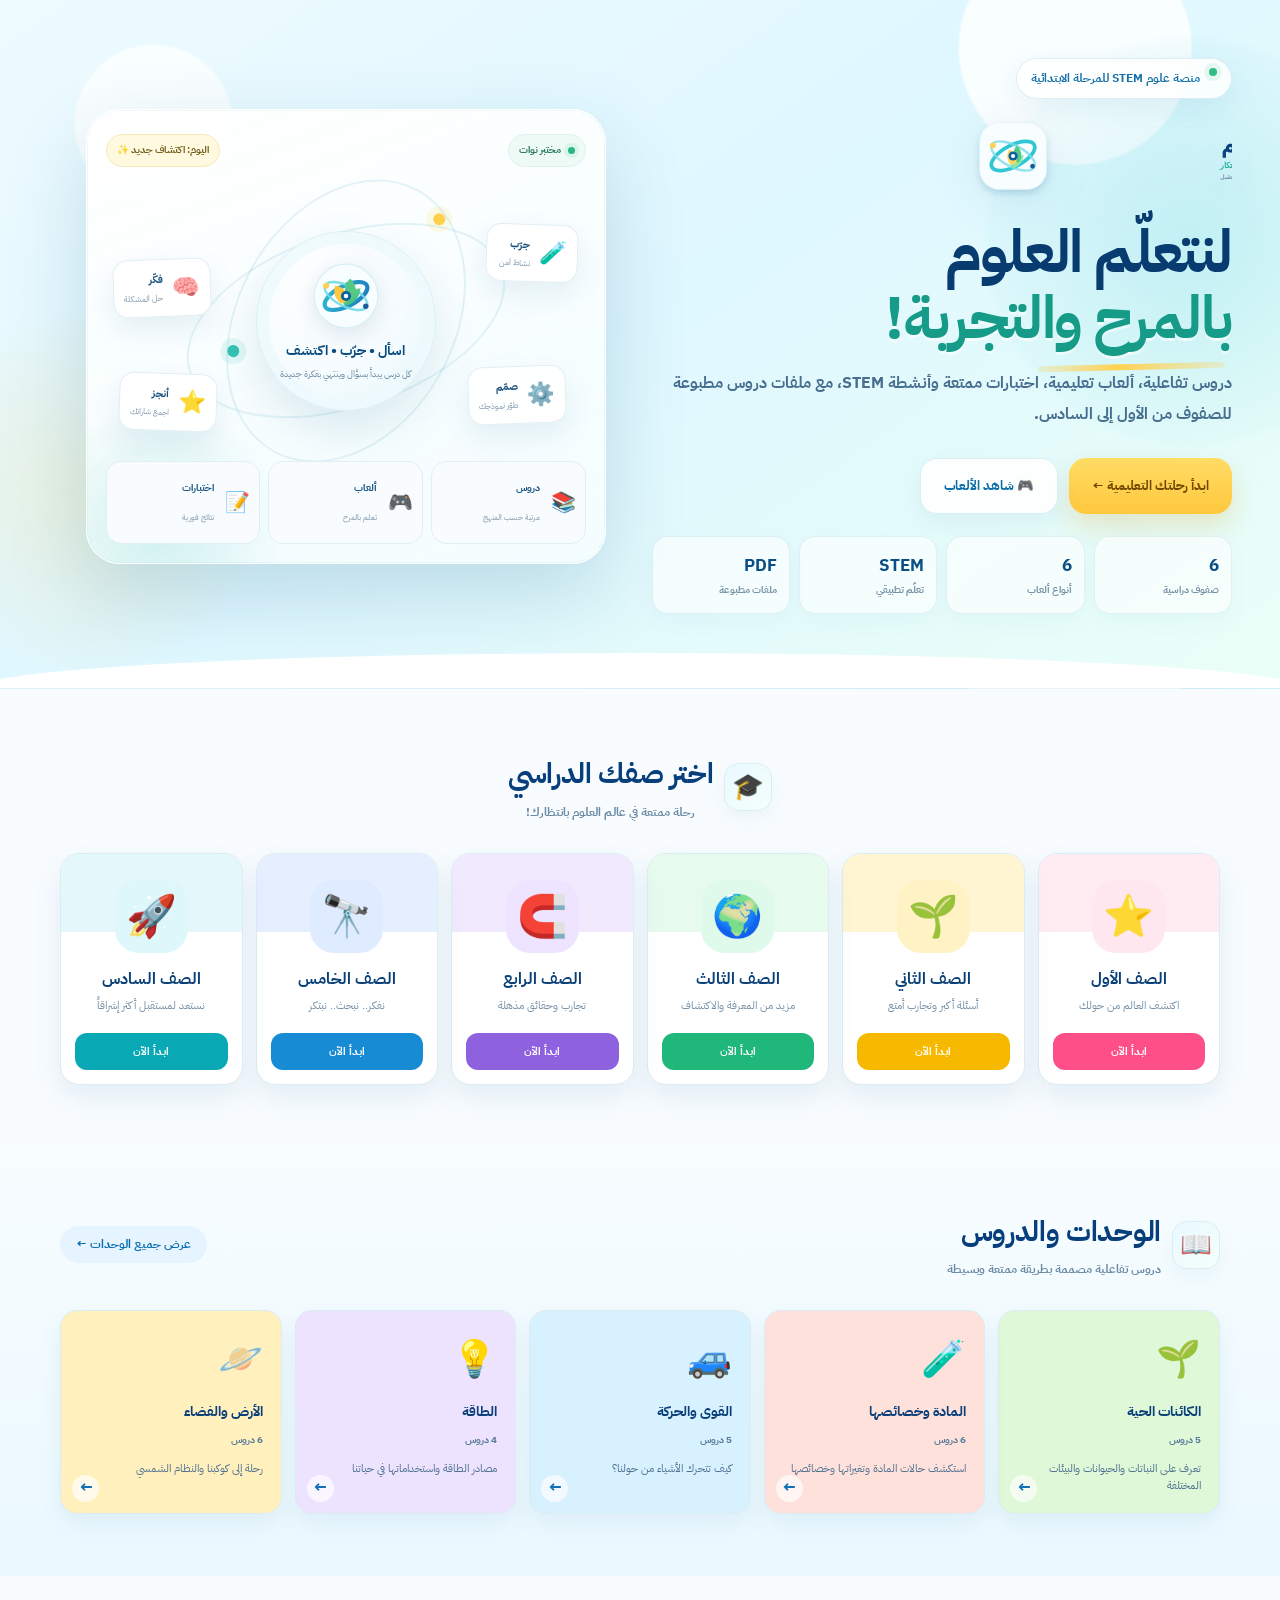
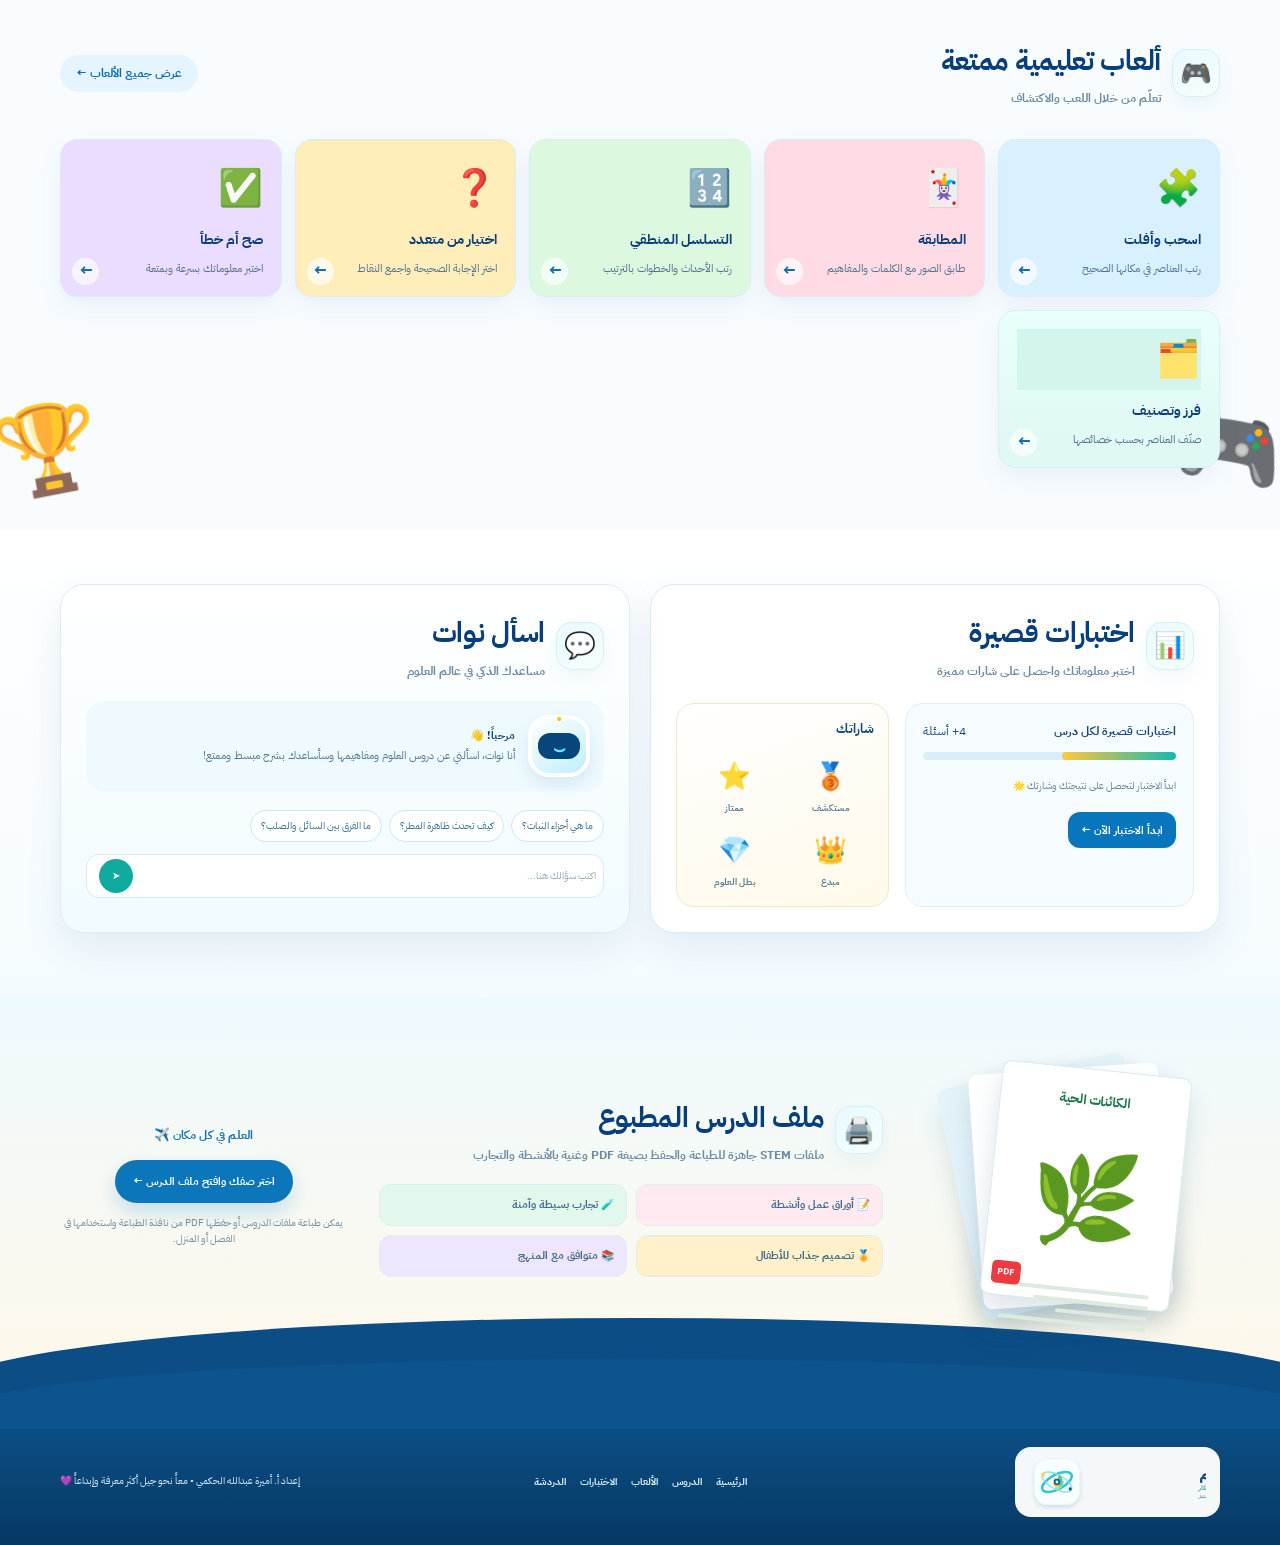
<file: index.html>
<!DOCTYPE html>
<!-- index.html - موقع نوات ستيم -->
<!-- نوات ستيم - علوم STEM للصفوف من الأول إلى السادس الابتدائي -->
<!-- طريقة الاستخدام: افتح هذا الملف مباشرة في أي متصفح حديث -->
<html lang="ar" dir="rtl">
<head>
  <meta charset="UTF-8">
  <meta name="viewport" content="width=device-width, initial-scale=1.0">
  <meta name="description" content="نوات ستيم - منصة تعليمية عربية لمادة العلوم STEM للصفوف من الأول إلى السادس الابتدائي، تضم دروساً تفاعلية وألعاباً واختبارات وملفات طباعة موسعة.">
  <title>نوات ستيم | علوم الصفوف الأول والثاني والثالث والرابع والخامس والسادس</title>
  <link rel="stylesheet" href="style.css?v=20261022-kidgames2">
  <link rel="stylesheet" href="playful-ui.css?v=20261028-mobile-nav-qa">
</head>
<body>

<!-- ===== صفحة الهبوط (Landing) ===== -->
<div id="landing-page">

  <header class="play-header" aria-label="رأس موقع نوات ستيم">
    <div class="play-header-inner">
      <a class="play-brand" href="#landing-page" aria-label="نوات ستيم">
        <img class="play-brand-logo" src="assets/nawat-logo.svg?v=20260919-2" alt="نوات ستيم - صغار اليوم علماء المستقبل">
      </a>

      <nav class="play-nav" aria-label="روابط الصفحة الرئيسية">
        <a class="active" href="#landing-page">الرئيسية</a>
        <a href="#grades-section">الدروس</a>
        <a href="#landing-games">الألعاب</a>
        <a href="#landing-quiz">الاختبارات</a>
        <a href="#landing-chat">الدردشة</a>
      </nav>

      <div class="play-header-tools">
        <span class="play-greeting">مرحباً يا بطل! 👦🏻</span>
        <button class="play-search" type="button" onclick="scrollToGrades()" aria-label="البحث عن صف">⌕</button>
      </div>
    </div>
  </header>

  <section class="play-hero" aria-label="لنتعلم العلوم بالمرح والتجربة">
    <div class="hero-blob hero-blob-a" aria-hidden="true"></div>
    <div class="hero-blob hero-blob-b" aria-hidden="true"></div>

    <div class="play-hero-inner">
      <div class="play-hero-copy">
        <span class="play-hero-pill"><i></i> منصة علوم STEM للمرحلة الابتدائية</span>

        <div class="hero-official-brand" aria-label="شعار نوات ستيم">
          <img src="assets/nawat-logo.svg?v=20260919-3" alt="نوات ستيم">
        </div>

        <h1>لنتعلّم العلوم<br><span>بالمرح والتجربة!</span></h1>

        <p class="hero-lead">
          دروس تفاعلية، ألعاب تعليمية، اختبارات ممتعة وأنشطة STEM،
          مع ملفات دروس مطبوعة للصفوف من الأول إلى السادس.
        </p>

        <div class="play-hero-actions">
          <button class="play-primary" onclick="scrollToGrades()">
            ابدأ رحلتك التعليمية
            <span aria-hidden="true">←</span>
          </button>
          <button class="play-secondary" onclick="document.getElementById('landing-games').scrollIntoView({behavior:'smooth'})">
            <span aria-hidden="true">🎮</span>
            شاهد الألعاب
          </button>
        </div>

        <div class="hero-trust-row" aria-label="مزايا المنصة">
          <span><b>6</b><small>صفوف دراسية</small></span>
          <span><b>6</b><small>أنواع ألعاب</small></span>
          <span><b>STEM</b><small>تعلّم تطبيقي</small></span>
          <span><b>PDF</b><small>ملفات مطبوعة</small></span>
        </div>
      </div>

      <div class="play-hero-art hero-lab-card" aria-hidden="true">
        <div class="lab-card-glow"></div>
        <div class="lab-card-top">
          <span class="lab-status"><i></i> مختبر نوات</span>
          <span class="lab-chip">اليوم: اكتشاف جديد ✨</span>
        </div>

        <div class="lab-scene">
          <div class="lab-orbit orbit-a"></div>
          <div class="lab-orbit orbit-b"></div>
          <div class="lab-core">
            <div class="lab-core-logo"><svg class="nawat-logo-mark" viewBox="0 0 120 120" role="img" aria-label="رمز نوات ستيم">
  <defs>
    <linearGradient id="nawatBlue" x1="20" y1="18" x2="98" y2="100" gradientUnits="userSpaceOnUse">
      <stop stop-color="#35c8d3"/>
      <stop offset="1" stop-color="#176fbd"/>
    </linearGradient>
    <linearGradient id="nawatLeaf" x1="52" y1="40" x2="78" y2="76" gradientUnits="userSpaceOnUse">
      <stop stop-color="#8ce4a7"/>
      <stop offset="1" stop-color="#2db978"/>
    </linearGradient>
  </defs>
  <circle cx="60" cy="60" r="53" fill="#f8fdff" stroke="#d7eff5" stroke-width="2"/>
  <ellipse cx="60" cy="60" rx="39" ry="17" transform="rotate(-27 60 60)" fill="none" stroke="url(#nawatBlue)" stroke-width="7" stroke-linecap="round"/>
  <ellipse cx="60" cy="60" rx="39" ry="17" transform="rotate(27 60 60)" fill="none" stroke="#73dce5" stroke-width="4" stroke-linecap="round" opacity=".9"/>
  <circle cx="27" cy="43" r="5" fill="#ffd052"/>
  <circle cx="93" cy="77" r="4.5" fill="#185d9e"/>
  <path d="M55 70c4-14 15-22 29-23-1 15-10 26-24 29-3-1-5-3-5-6Z" fill="url(#nawatLeaf)"/>
  <path d="M61 63c-5-12-3-24 6-32 10 9 12 22 5 33-4 1-7 1-11-1Z" fill="#55c984"/>
  <path d="M52 72c-10-6-14-18-10-29 12 1 21 10 21 22-3 5-6 7-11 7Z" fill="#ffc63e"/>
  <circle cx="60" cy="60" r="8.5" fill="#0d5f9f"/>
  <circle cx="60" cy="60" r="3.7" fill="#fff"/>
</svg></div>
            <strong>اسأل • جرّب • اكتشف</strong>
            <small>كل درس يبدأ بسؤال وينتهي بفكرة جديدة</small>
          </div>

          <div class="lab-float-card fc-one"><span>🧪</span><b>جرّب</b><small>نشاط آمن</small></div>
          <div class="lab-float-card fc-two"><span>🧠</span><b>فكّر</b><small>حل المشكلة</small></div>
          <div class="lab-float-card fc-three"><span>⚙️</span><b>صمّم</b><small>طوّر نموذجك</small></div>
          <div class="lab-float-card fc-four"><span>⭐</span><b>أنجز</b><small>اجمع شاراتك</small></div>
        </div>

        <div class="lab-card-bottom">
          <div><span>📚</span><b>دروس</b><small>مرتبة حسب المنهج</small></div>
          <div><span>🎮</span><b>ألعاب</b><small>تعلم بالمرح</small></div>
          <div><span>📝</span><b>اختبارات</b><small>نتائج فورية</small></div>
        </div>
      </div>
    </div>

    <div class="hero-wave" aria-hidden="true"></div>
  </section>

  <section class="play-section grades-play-section" id="grades-section" aria-label="اختر صفك الدراسي">
    <div class="play-section-head">
      <span class="play-section-icon">🎓</span>
      <div>
        <h2>اختر صفك الدراسي</h2>
        <p>رحلة ممتعة في عالم العلوم بانتظارك!</p>
      </div>
    </div>

    <div class="play-grade-grid">
      <article class="play-grade-card grade-pink" onclick="enterApp('grade1')" role="button" tabindex="0" onkeydown="if(event.key==='Enter') enterApp('grade1')">
        <span class="play-grade-icon">⭐</span>
        <h3>الصف الأول</h3>
        <p>اكتشف العالم من حولك</p>
        <button type="button">ابدأ الآن</button>
      </article>
      <article class="play-grade-card grade-yellow" onclick="enterApp('grade2')" role="button" tabindex="0" onkeydown="if(event.key==='Enter') enterApp('grade2')">
        <span class="play-grade-icon">🌱</span>
        <h3>الصف الثاني</h3>
        <p>أسئلة أكبر وتجارب أمتع</p>
        <button type="button">ابدأ الآن</button>
      </article>
      <article class="play-grade-card grade-green" onclick="enterApp('grade3')" role="button" tabindex="0" onkeydown="if(event.key==='Enter') enterApp('grade3')">
        <span class="play-grade-icon">🌍</span>
        <h3>الصف الثالث</h3>
        <p>مزيد من المعرفة والاكتشاف</p>
        <button type="button">ابدأ الآن</button>
      </article>
      <article class="play-grade-card grade-purple" onclick="enterApp('grade4')" role="button" tabindex="0" onkeydown="if(event.key==='Enter') enterApp('grade4')">
        <span class="play-grade-icon">🧲</span>
        <h3>الصف الرابع</h3>
        <p>تجارب وحقائق مذهلة</p>
        <button type="button">ابدأ الآن</button>
      </article>
      <article class="play-grade-card grade-blue" onclick="enterApp('grade5')" role="button" tabindex="0" onkeydown="if(event.key==='Enter') enterApp('grade5')">
        <span class="play-grade-icon">🔭</span>
        <h3>الصف الخامس</h3>
        <p>نفكر.. نبحث.. نبتكر</p>
        <button type="button">ابدأ الآن</button>
      </article>
      <article class="play-grade-card grade-teal" onclick="enterApp('grade6')" role="button" tabindex="0" onkeydown="if(event.key==='Enter') enterApp('grade6')">
        <span class="play-grade-icon">🚀</span>
        <h3>الصف السادس</h3>
        <p>نستعد لمستقبل أكثر إشراقاً</p>
        <button type="button">ابدأ الآن</button>
      </article>
    </div>
  </section>

  <section class="play-section play-units" aria-label="الوحدات والدروس">
    <div class="play-section-head split-head">
      <div class="title-group">
        <span class="play-section-icon">📖</span>
        <div><h2>الوحدات والدروس</h2><p>دروس تفاعلية مصممة بطريقة ممتعة وبسيطة</p></div>
      </div>
      <button class="section-link-btn" onclick="scrollToGrades()">عرض جميع الوحدات ←</button>
    </div>

    <div class="preview-card-row">
      <article class="preview-unit unit-green" onclick="scrollToGrades()"><span>🌱</span><h3>الكائنات الحية</h3><b>5 دروس</b><p>تعرف على النباتات والحيوانات والبيئات المختلفة</p><i>←</i></article>
      <article class="preview-unit unit-coral" onclick="scrollToGrades()"><span>🧪</span><h3>المادة وخصائصها</h3><b>6 دروس</b><p>استكشف حالات المادة وتغيراتها وخصائصها</p><i>←</i></article>
      <article class="preview-unit unit-sky" onclick="scrollToGrades()"><span>🚙</span><h3>القوى والحركة</h3><b>5 دروس</b><p>كيف تتحرك الأشياء من حولنا؟</p><i>←</i></article>
      <article class="preview-unit unit-lilac" onclick="scrollToGrades()"><span>💡</span><h3>الطاقة</h3><b>4 دروس</b><p>مصادر الطاقة واستخداماتها في حياتنا</p><i>←</i></article>
      <article class="preview-unit unit-gold" onclick="scrollToGrades()"><span>🪐</span><h3>الأرض والفضاء</h3><b>6 دروس</b><p>رحلة إلى كوكبنا والنظام الشمسي</p><i>←</i></article>
    </div>
  </section>

  <section class="play-section landing-games-section" id="landing-games" aria-label="ألعاب تعليمية ممتعة">
    <div class="play-game-decor left">🏆</div>
    <div class="play-game-decor right">🎮</div>
    <div class="play-section-head split-head">
      <div class="title-group">
        <span class="play-section-icon">🎮</span>
        <div><h2>ألعاب تعليمية ممتعة</h2><p>تعلّم من خلال اللعب والاكتشاف</p></div>
      </div>
      <button class="section-link-btn" onclick="enterAppSection('grade1','games')">عرض جميع الألعاب ←</button>
    </div>

    <div class="preview-card-row games-row">
      <article class="preview-game game-blue" onclick="enterAppSection('grade1','games')"><span>🧩</span><h3>اسحب وأفلت</h3><p>رتب العناصر في مكانها الصحيح</p><i>←</i></article>
      <article class="preview-game game-pink" onclick="enterAppSection('grade1','games')"><span>🃏</span><h3>المطابقة</h3><p>طابق الصور مع الكلمات والمفاهيم</p><i>←</i></article>
      <article class="preview-game game-green" onclick="enterAppSection('grade1','games')"><span>🔢</span><h3>التسلسل المنطقي</h3><p>رتب الأحداث والخطوات بالترتيب</p><i>←</i></article>
      <article class="preview-game game-yellow" onclick="enterAppSection('grade1','games')"><span>❓</span><h3>اختيار من متعدد</h3><p>اختر الإجابة الصحيحة واجمع النقاط</p><i>←</i></article>
      <article class="preview-game game-purple" onclick="enterAppSection('grade1','games')"><span>✅</span><h3>صح أم خطأ</h3><p>اختبر معلوماتك بسرعة وبمتعة</p><i>←</i></article>
      <article class="preview-game game-teal" onclick="enterAppSection('grade1','games')"><span>🗂️</span><h3>فرز وتصنيف</h3><p>صنّف العناصر بحسب خصائصها</p><i>←</i></article>
    </div>
  </section>

  <section class="play-section engagement-section" aria-label="الاختبارات ومساعد نوات">
    <div class="engagement-grid">
      <article class="quiz-preview" id="landing-quiz">
        <div class="engagement-title"><span>📊</span><div><h2>اختبارات قصيرة</h2><p>اختبر معلوماتك واحصل على شارات مميزة</p></div></div>
        <div class="quiz-preview-body">
          <div class="quiz-progress-card">
            <div class="quiz-progress-head"><strong>اختبارات قصيرة لكل درس</strong><span>4+ أسئلة</span></div>
            <div class="quiz-progress-line"><i style="width:45%"></i></div>
            <small>ابدأ الاختبار لتحصل على نتيجتك وشارتك 🌟</small>
            <button onclick="enterAppSection('grade1','quiz')">ابدأ الاختبار الآن ←</button>
          </div>
          <div class="badges-preview">
            <h3>شاراتك</h3>
            <div><span>🥉<small>مستكشف</small></span><span>⭐<small>ممتاز</small></span><span>👑<small>مبدع</small></span><span>💎<small>بطل العلوم</small></span></div>
          </div>
        </div>
      </article>

      <article class="chat-preview" id="landing-chat">
        <div class="engagement-title"><span>💬</span><div><h2>اسأل نوات</h2><p>مساعدك الذكي في عالم العلوم</p></div></div>
        <div class="chat-preview-bot">
          <div class="mini-bot"><span>•</span><b>⌣</b></div>
          <p><strong>مرحباً! 👋</strong><br>أنا نوات، اسألني عن دروس العلوم ومفاهيمها وسأساعدك بشرح مبسط وممتع!</p>
        </div>
        <div class="chat-suggestions">
          <button onclick="enterAppSection('grade1','chatbot')">ما هي أجزاء النبات؟</button>
          <button onclick="enterAppSection('grade2','chatbot')">كيف تحدث ظاهرة المطر؟</button>
          <button onclick="enterAppSection('grade3','chatbot')">ما الفرق بين السائل والصلب؟</button>
        </div>
        <div class="fake-chat-input"><span>اكتب سؤالك هنا...</span><button onclick="enterAppSection('grade1','chatbot')">➤</button></div>
      </article>
    </div>
  </section>

  <section class="print-preview-section" aria-label="ملف الدرس المطبوع">
    <div class="print-preview-inner">
      <div class="print-stack" aria-hidden="true">
        <div class="paper paper-back"></div>
        <div class="paper paper-mid"></div>
        <div class="paper paper-front">
          <span class="pdf-tag">PDF</span>
          <h4>الكائنات الحية</h4>
          <div class="plant-illustration">🌿</div>
          <div class="paper-lines"><i></i><i></i><i></i><i></i></div>
        </div>
      </div>

      <div class="print-preview-copy">
        <div class="engagement-title print-title"><span>🖨️</span><div><h2>ملف الدرس المطبوع</h2><p>ملفات STEM جاهزة للطباعة والحفظ بصيغة PDF وغنية بالأنشطة والتجارب</p></div></div>
        <div class="print-feature-chips">
          <span>📝 أوراق عمل وأنشطة</span>
          <span>🧪 تجارب بسيطة وآمنة</span>
          <span>🏅 تصميم جذاب للأطفال</span>
          <span>📚 متوافق مع المنهج</span>
        </div>
      </div>

      <div class="print-preview-action">
        <span>العلم في كل مكان ✈️</span>
        <button onclick="scrollToGrades()">اختر صفك وافتح ملف الدرس ←</button>
        <small>يمكن طباعة ملفات الدروس أو حفظها PDF من نافذة الطباعة واستخدامها في الفصل أو المنزل.</small>
      </div>
    </div>
  </section>

</div>

<!-- ===== تطبيق المحتوى الرئيسي (مخفي في البداية) ===== -->
<div id="app-content" style="display:none">

  <!-- ===== التنقل الرئيسي ===== -->
  <nav class="main-nav" role="navigation" aria-label="التنقل الرئيسي">
    <div class="nav-inner">
      <div class="app-brand" aria-label="نوات ستيم">
        <img class="app-brand-logo" src="assets/nawat-logo.svg?v=20260919-4" alt="نوات ستيم">
      </div>
      <button class="nav-back-home" onclick="goToLanding()" aria-label="العودة للصفحة الرئيسية">
        <span aria-hidden="true">⌂</span><span class="home-label">الرئيسية</span>
      </button>
      <button class="nav-btn active" onclick="showSection('lessons')" aria-selected="true" role="tab">
        <span class="nav-icon" aria-hidden="true">📚</span>
        الصفوف ودروس STEM
      </button>
      <button class="nav-btn" onclick="showSection('games')" aria-selected="false" role="tab">
        <span class="nav-icon" aria-hidden="true">🎮</span>
        ألعب مع ستيم
      </button>
      <button class="nav-btn" onclick="showSection('quiz')" aria-selected="false" role="tab">
        <span class="nav-icon" aria-hidden="true">📝</span>
        اختبر معلوماتك
      </button>
      <button class="nav-btn" onclick="showSection('chatbot')" aria-selected="false" role="tab">
        <span class="nav-icon" aria-hidden="true">🤖</span>
        الدردشة مع نوات
      </button>
      <div class="current-grade-chip" id="currentGradeChip" aria-live="polite">الصف الأول</div>
    </div>
  </nav>

  <!-- ===== المحتوى الرئيسي ===== -->
  <main role="main">

    <!-- ===== قسم الدروس ===== -->
    <div id="section-lessons" class="section-panel active" role="tabpanel">
      <div id="semester-tabs" class="semester-tabs" style="display:none" role="tablist" aria-label="اختر الفصل الدراسي"></div>
      <div id="lessons-view"><!-- يُملأ بـ JS --></div>
    </div>

    <!-- ===== قسم الألعاب ===== -->
    <div id="section-games" class="section-panel" role="tabpanel">
      <div id="games-view"><!-- يُملأ بـ JS --></div>
    </div>

    <!-- ===== قسم الاختبارات ===== -->
    <div id="section-quiz" class="section-panel" role="tabpanel">
      <div id="quiz-view"><!-- يُملأ بـ JS --></div>
    </div>

    <!-- ===== قسم الشات بوت ===== -->
    <div id="section-chatbot" class="section-panel" role="tabpanel">
      <div class="section-header section-header--assistant">
        <span class="section-kicker">مساعدك العلمي</span>
        <h2>الدردشة مع نوات 🤖</h2>
        <p>اسأل عن مفهوم أو درس، واحصل على شرح مبسط يساعدك على الفهم والمراجعة.</p>
      </div>
      <div class="chatbot-wrapper">
        <div class="chat-window" role="log" aria-label="نافذة المحادثة">
          <div class="chat-header">
            <div class="bot-avatar" aria-hidden="true">🤖</div>
            <div>
              <h3>نوات <span class="online-dot" aria-label="متصل"></span></h3>
              <p>مساعدك العلمي الذكي</p>
            </div>
          </div>
          <div class="chat-messages" id="chatMessages" aria-live="polite"></div>
          <div class="chat-input-area">
            <input
              type="text"
              id="chatInput"
              class="chat-input"
              placeholder="اكتب سؤالك هنا..."
              aria-label="اكتب رسالتك"
              maxlength="200"
              autocomplete="off"
            >
            <button class="chat-send-btn" onclick="sendMessage()" aria-label="إرسال الرسالة">
              ➤
            </button>
          </div>
        </div>
        <div class="quick-questions mt-2" id="quickQuestions"></div>
      </div>
    </div>

  </main>

</div>

<!-- ===== ذيل الصفحة ===== -->
<footer class="play-footer" role="contentinfo">
  <div class="play-footer-wave" aria-hidden="true"></div>
  <div class="play-footer-inner">
    <div class="play-footer-brand"><img class="play-footer-logo" src="assets/nawat-logo.svg?v=20260919-2" alt="نوات ستيم"></div>
    <div class="play-footer-links">
      <a href="#landing-page">الرئيسية</a>
      <a href="#grades-section">الدروس</a>
      <a href="#landing-games">الألعاب</a>
      <a href="#landing-quiz">الاختبارات</a>
      <a href="#landing-chat">الدردشة</a>
    </div>
    <p>إعداد أ. أميرة عبدالله الحكمي • معاً نحو جيل أكثر معرفة وإبداعاً 💜</p>
  </div>
</footer>

<!-- ===== البيانات والسكريبت ===== -->
<script src="data.js?v=20261021-1"></script>
<script src="semester2-data.js?v=20261022-1"></script>
<script src="data-grade2.js?v=20261028-semesters-1to4-5to6"></script>
<script src="data-grade3.js?v=20261027-semesters"></script>
<!-- الصف الرابع: الفصل الأول (الوحدات 1-3) والفصل الثاني (الوحدات 4-7) -->
<script src="data-grade4.js?v=20261028-semesters-separated"></script>
<script src="data-grade5.js?v=20261028-semesters-separated"></script>
<script src="grade5-semester2.js?v=20261028-semesters-separated"></script>
<script src="data-grade6.js?v=20261028-g6-sem2-base"></script>
<script src="grade6-semester2.js?v=20261028-g6-sem2-full-v2"></script>
<script src="script.js?v=20261028-grade2-split"></script>

</body>
</html>
</file>
<file: style.css>
/* style.css - موقع نوات ستيم */
/* المعلمة: أستاذة أميرة عبدالله الحكمي */

/* ========== الخطوط ========== */
@import url('https://fonts.googleapis.com/css2?family=IBM+Plex+Sans+Arabic:wght@400;500;600;700&display=swap');

/* ========== المتغيرات ========== */
:root {
  --primary: #0ea5e9;
  --primary-light: #38bdf8;
  --primary-dark: #0369a1;
  --accent: #183f64;
  --accent-light: #0e79b7;
  --success: #0f766e;
  --success-light: #14b8a6;
  --danger: #C62828;
  --warning: #B45309;
  --bg: #edf3f7;
  --bg-card: #FFFFFF;
  --text: #17324a;
  --text-secondary: #58728a;
  --text-light: #93a4b4;
  --border: #d8e0e7;
  --shadow-sm: 0 10px 24px rgba(15, 29, 45, 0.06);
  --shadow-md: 0 16px 36px rgba(15, 29, 45, 0.1);
  --shadow-lg: 0 22px 54px rgba(15, 29, 45, 0.14);
  --radius-sm: 8px;
  --radius-md: 12px;
  --radius-lg: 20px;
  --radius-xl: 28px;
}

/* ========== إعادة التهيئة ========== */
*, *::before, *::after {
  box-sizing: border-box;
  margin: 0;
  padding: 0;
}

html {
  scroll-behavior: smooth;
}

body {
  font-family: 'IBM Plex Sans Arabic', 'Tajawal', 'Cairo', Arial, sans-serif;
  direction: rtl;
  background: var(--bg);
  color: var(--text);
  line-height: 1.7;
  font-size: 16px;
  min-height: 100vh;
}

/* ========== الشريط العلوي ========== */
header { display: none; }

.header-inner {
  max-width: 1200px;
  margin: 0 auto;
  padding: 0 24px;
  display: flex;
  align-items: center;
  justify-content: space-between;
  height: 72px;
}

.logo-area {
  display: flex;
  align-items: center;
  gap: 14px;
  text-decoration: none;
  color: white;
}

.logo-icon {
  width: 48px;
  height: 48px;
  background: rgba(255,255,255,0.2);
  border-radius: 12px;
  display: flex;
  align-items: center;
  justify-content: center;
  font-size: 24px;
  backdrop-filter: blur(8px);
}

.logo-text h1 {
  font-size: 1.4rem;
  font-weight: 900;
  line-height: 1.2;
  letter-spacing: -0.5px;
}

.logo-text p {
  font-size: 0.75rem;
  opacity: 0.85;
  font-weight: 400;
}

.header-teacher {
  font-size: 0.8rem;
  opacity: 0.9;
  text-align: center;
}

.header-teacher strong {
  display: block;
  font-size: 0.85rem;
}

/* ========== Landing Page - Hero Section ========== */
.hero-section {
  background: linear-gradient(160deg, #E3F2FD 0%, #BBDEFB 40%, #E8F5E9 100%);
  padding: 72px 24px 60px;
  text-align: center;
  position: relative;
  overflow: hidden;
}

.hero-section::before {
  content: '';
  position: absolute;
  top: -60px;
  left: -60px;
  width: 240px;
  height: 240px;
  background: radial-gradient(circle, rgba(21,101,192,0.08) 0%, transparent 70%);
  border-radius: 50%;
}

.hero-section::after {
  content: '';
  position: absolute;
  bottom: -40px;
  right: -40px;
  width: 200px;
  height: 200px;
  background: radial-gradient(circle, rgba(46,125,50,0.07) 0%, transparent 70%);
  border-radius: 50%;
}

.hero-inner {
  max-width: 700px;
  margin: 0 auto;
  position: relative;
  z-index: 1;
}

.hero-rocket {
  font-size: 4rem;
  margin-bottom: 20px;
  display: block;
  animation: rocketFloat 3s ease-in-out infinite;
}

@keyframes rocketFloat {
  0%, 100% { transform: translateY(0) rotate(-5deg); }
  50% { transform: translateY(-12px) rotate(5deg); }
}

.hero-title {
  font-size: 2.4rem;
  font-weight: 900;
  color: var(--primary-dark);
  margin-bottom: 14px;
  line-height: 1.3;
}

.hero-subtitle {
  font-size: 1.25rem;
  font-weight: 700;
  color: var(--primary);
  margin-bottom: 14px;
}

.hero-desc {
  font-size: 1rem;
  color: var(--text-secondary);
  max-width: 520px;
  margin: 0 auto 32px;
  line-height: 1.8;
}

.hero-cta-btn {
  display: inline-flex;
  align-items: center;
  gap: 10px;
  background: var(--primary);
  color: white;
  border: none;
  border-radius: var(--radius-md);
  padding: 18px 44px;
  font-family: 'Tajawal', sans-serif;
  font-size: 1.1rem;
  font-weight: 800;
  cursor: pointer;
  transition: all 0.25s ease;
  box-shadow: 0 6px 20px rgba(21, 101, 192, 0.35);
  letter-spacing: 0.3px;
}

.hero-cta-btn:hover {
  background: var(--primary-dark);
  transform: translateY(-3px);
  box-shadow: 0 10px 28px rgba(21, 101, 192, 0.45);
}

.hero-cta-btn:active {
  transform: translateY(-1px);
}

/* ========== Landing Page - Grades Section ========== */
.grades-section {
  padding: 56px 24px 64px;
  background: white;
}

.grades-inner {
  max-width: 960px;
  margin: 0 auto;
}

.grades-header {
  text-align: center;
  margin-bottom: 40px;
}

.grades-title {
  font-size: 1.9rem;
  font-weight: 900;
  color: var(--primary-dark);
  margin-bottom: 10px;
}

.grades-subtitle {
  font-size: 1rem;
  color: var(--text-secondary);
}

.grades-grid {
  display: grid;
  grid-template-columns: repeat(auto-fill, minmax(260px, 1fr));
  gap: 22px;
}

/* بطاقة الصف */
.grade-card {
  background: var(--bg-card);
  border-radius: var(--radius-lg);
  padding: 32px 24px;
  box-shadow: var(--shadow-sm);
  border: 2px solid var(--border);
  text-align: center;
  position: relative;
  transition: all 0.28s ease;
  overflow: hidden;
}

.grade-card--open {
  cursor: pointer;
  border-color: var(--primary-light);
  background: linear-gradient(145deg, #ffffff, #EFF6FF);
}

.grade-card--open:hover {
  transform: translateY(-5px);
  box-shadow: var(--shadow-lg);
  border-color: var(--primary);
  background: linear-gradient(145deg, #EFF6FF, #DBEAFE);
}

.grade-card--open:focus {
  outline: 3px solid var(--primary);
  outline-offset: 3px;
}

.grade-card--soon {
  opacity: 0.65;
  cursor: not-allowed;
  filter: grayscale(30%);
}

/* شارة الحالة */
.grade-badge {
  display: inline-block;
  font-size: 0.78rem;
  font-weight: 700;
  padding: 4px 14px;
  border-radius: 20px;
  position: absolute;
  top: 16px;
  left: 16px;
  letter-spacing: 0.2px;
}

.grade-badge--open {
  background: rgba(46, 125, 50, 0.12);
  color: var(--success);
  border: 1.5px solid rgba(46, 125, 50, 0.3);
}

.grade-badge--soon {
  background: rgba(120, 120, 120, 0.1);
  color: #757575;
  border: 1.5px solid rgba(120, 120, 120, 0.25);
}

.grade-icon {
  font-size: 3rem;
  margin: 14px 0 12px;
  display: block;
}

.grade-name {
  font-size: 1.25rem;
  font-weight: 900;
  color: var(--text);
  margin-bottom: 4px;
}

.grade-desc {
  font-size: 0.875rem;
  color: var(--text-secondary);
}

.grade-arrow {
  font-size: 1.4rem;
  color: var(--primary);
  margin-top: 14px;
  display: block;
  transition: transform 0.2s ease;
}

.grade-card--open:hover .grade-arrow {
  transform: translateX(-6px);
}

/* ========== تبويبات الفصل الدراسي ========== */
.semester-tabs {
  display: flex;
  gap: 0;
  margin-bottom: 28px;
  background: var(--bg-card);
  border-radius: var(--radius-md);
  padding: 6px;
  box-shadow: var(--shadow-sm);
  border: 2px solid var(--border);
  width: fit-content;
  max-width: 100%;
}

.semester-tab-btn {
  flex: 1;
  min-width: 180px;
  padding: 12px 28px;
  background: transparent;
  border: none;
  border-radius: var(--radius-sm);
  font-family: 'Tajawal', sans-serif;
  font-size: 1rem;
  font-weight: 700;
  color: var(--text-secondary);
  cursor: pointer;
  transition: all 0.25s ease;
  white-space: nowrap;
  display: flex;
  align-items: center;
  justify-content: center;
  gap: 8px;
  min-height: 48px;
}

.semester-tab-btn:hover {
  background: rgba(21, 101, 192, 0.07);
  color: var(--primary);
}

.semester-tab-btn.active {
  background: var(--primary);
  color: white;
  box-shadow: 0 4px 14px rgba(21, 101, 192, 0.35);
}

.semester-tab-btn:focus {
  outline: 3px solid var(--primary);
  outline-offset: 2px;
}

@media (max-width: 768px) {
  .semester-tabs {
    width: 100%;
  }
  .semester-tab-btn {
    min-width: 0;
    padding: 10px 16px;
    font-size: 0.875rem;
  }
}

@media (max-width: 480px) {
  .semester-tabs {
    flex-direction: column;
  }
}

/* ========== التنقل الرئيسي ========== */
nav.main-nav {
  background: white;
  border-bottom: 3px solid var(--primary);
  position: sticky;
  top: 0;
  z-index: 999;
  box-shadow: var(--shadow-sm);
}

.nav-inner {
  max-width: 1200px;
  margin: 0 auto;
  padding: 0 24px;
  display: flex;
  gap: 0;
  align-items: center;
}

.nav-back-home {
  padding: 12px 18px;
  background: none;
  border: none;
  border-left: 2px solid var(--border);
  cursor: pointer;
  font-family: 'Tajawal', sans-serif;
  font-size: 0.85rem;
  font-weight: 700;
  color: var(--text-secondary);
  transition: all 0.2s ease;
  display: flex;
  align-items: center;
  gap: 6px;
  margin-left: 8px;
  min-height: 48px;
  white-space: nowrap;
}

.nav-back-home:hover {
  color: var(--primary);
  background: var(--bg);
}

.nav-btn {
  padding: 14px 24px;
  background: none;
  border: none;
  cursor: pointer;
  font-family: 'Tajawal', sans-serif;
  font-size: 0.9rem;
  font-weight: 700;
  color: var(--text-secondary);
  border-bottom: 3px solid transparent;
  margin-bottom: -3px;
  transition: all 0.25s ease;
  display: flex;
  align-items: center;
  gap: 8px;
  white-space: nowrap;
  min-height: 48px;
}

.nav-btn:hover {
  color: var(--primary);
  background: var(--bg);
}

.nav-btn.active {
  color: var(--primary);
  border-bottom-color: var(--primary);
  background: rgba(21, 101, 192, 0.05);
}

.nav-btn .nav-icon {
  font-size: 1.2rem;
}

/* ========== المحتوى الرئيسي ========== */
main {
  max-width: 1200px;
  margin: 0 auto;
  padding: 32px 24px;
}

/* ========== الأقسام ========== */
.section-panel {
  display: none;
  animation: fadeInUp 0.35s ease;
}

.section-panel.active {
  display: block;
}

@keyframes fadeInUp {
  from { opacity: 0; transform: translateY(16px); }
  to   { opacity: 1; transform: translateY(0); }
}

/* ========== عنوان القسم ========== */
.section-header {
  text-align: center;
  margin-bottom: 36px;
}

.section-header h2 {
  font-size: 2rem;
  font-weight: 900;
  color: var(--primary-dark);
  margin-bottom: 8px;
}

.section-header p {
  color: var(--text-secondary);
  font-size: 1rem;
  max-width: 600px;
  margin: 0 auto;
}

/* ========== شبكة البطاقات ========== */
.cards-grid {
  display: grid;
  grid-template-columns: repeat(auto-fill, minmax(280px, 1fr));
  gap: 24px;
}

.cards-grid-3 {
  grid-template-columns: repeat(auto-fill, minmax(340px, 1fr));
}

/* ========== البطاقة الأساسية ========== */
.card {
  background: var(--bg-card);
  border-radius: var(--radius-lg);
  padding: 28px;
  box-shadow: var(--shadow-sm);
  transition: all 0.3s ease;
  border: 2px solid transparent;
  cursor: pointer;
  position: relative;
  overflow: hidden;
}

.card::before {
  content: '';
  position: absolute;
  top: 0;
  right: 0;
  width: 6px;
  height: 100%;
  background: var(--card-color, var(--primary));
  transition: width 0.3s ease;
}

.card:hover {
  transform: translateY(-4px);
  box-shadow: var(--shadow-lg);
  border-color: var(--card-color, var(--primary));
}

.card:hover::before {
  width: 8px;
}

.card:focus {
  outline: 3px solid var(--primary);
  outline-offset: 2px;
}

.card-icon {
  font-size: 2.8rem;
  margin-bottom: 16px;
  display: block;
}

.card h3 {
  font-size: 1.2rem;
  font-weight: 800;
  margin-bottom: 8px;
  color: var(--text);
}

.card p {
  font-size: 0.875rem;
  color: var(--text-secondary);
  line-height: 1.6;
}

.card-badge {
  display: inline-block;
  background: var(--card-color, var(--primary));
  color: white;
  font-size: 0.75rem;
  font-weight: 700;
  padding: 3px 10px;
  border-radius: 20px;
  margin-bottom: 12px;
}

/* ========== شريط التنقل التفصيلي ========== */
.breadcrumb {
  display: flex;
  align-items: center;
  gap: 8px;
  margin-bottom: 24px;
  flex-wrap: wrap;
}

.breadcrumb-item {
  color: var(--text-secondary);
  font-size: 0.875rem;
}

.breadcrumb-item.active {
  color: var(--primary);
  font-weight: 700;
}

.breadcrumb-sep {
  color: var(--text-light);
  font-size: 0.8rem;
}

.btn-back {
  display: inline-flex;
  align-items: center;
  gap: 8px;
  background: var(--bg);
  border: 2px solid var(--border);
  border-radius: var(--radius-sm);
  padding: 8px 16px;
  font-family: 'Tajawal', sans-serif;
  font-size: 0.875rem;
  font-weight: 700;
  color: var(--text-secondary);
  cursor: pointer;
  transition: all 0.2s ease;
  text-decoration: none;
  margin-bottom: 20px;
}

.btn-back:hover {
  background: var(--primary);
  color: white;
  border-color: var(--primary);
}

/* ========== صفحة الدرس ========== */
.lesson-page {
  max-width: 800px;
  margin: 0 auto;
}

.lesson-header {
  background: linear-gradient(135deg, var(--primary-dark), var(--primary));
  color: white;
  padding: 32px;
  border-radius: var(--radius-xl);
  margin-bottom: 28px;
  position: relative;
  overflow: hidden;
}

.lesson-header::after {
  content: '🔬';
  position: absolute;
  left: 24px;
  top: 50%;
  transform: translateY(-50%);
  font-size: 5rem;
  opacity: 0.15;
}

.lesson-header h2 {
  font-size: 1.8rem;
  font-weight: 900;
  margin-bottom: 8px;
}

.lesson-header .lesson-meta {
  display: flex;
  gap: 16px;
  margin-top: 12px;
  flex-wrap: wrap;
}

.lesson-meta-tag {
  background: rgba(255,255,255,0.2);
  padding: 4px 12px;
  border-radius: 20px;
  font-size: 0.8rem;
  font-weight: 600;
}

.lesson-section {
  background: var(--bg-card);
  border-radius: var(--radius-lg);
  padding: 28px;
  margin-bottom: 20px;
  box-shadow: var(--shadow-sm);
  border-right: 5px solid var(--primary);
}

.lesson-section h3 {
  font-size: 1.1rem;
  font-weight: 800;
  color: var(--primary);
  margin-bottom: 16px;
  display: flex;
  align-items: center;
  gap: 8px;
}

.lesson-section h3 .section-icon {
  font-size: 1.3rem;
}

.objectives-list, .concepts-list, .steps-list {
  list-style: none;
}

.objectives-list li {
  padding: 10px 0;
  border-bottom: 1px solid var(--border);
  display: flex;
  align-items: flex-start;
  gap: 10px;
  font-size: 0.9rem;
}

.objectives-list li::before {
  content: '✓';
  color: var(--success);
  font-weight: 900;
  font-size: 1rem;
  flex-shrink: 0;
  margin-top: 2px;
}

.objectives-list li:last-child {
  border-bottom: none;
}

.concept-item {
  background: var(--bg);
  border-radius: var(--radius-sm);
  padding: 14px 16px;
  margin-bottom: 10px;
}

.concept-item .term {
  font-weight: 800;
  color: var(--primary);
  font-size: 0.95rem;
  margin-bottom: 4px;
}

.concept-item .definition {
  font-size: 0.875rem;
  color: var(--text-secondary);
}

/* نشاط STEM */
.stem-activity {
  background: linear-gradient(135deg, #FFF8E1, #FFFDE7);
  border: 2px solid #FFC107;
  border-radius: var(--radius-lg);
  padding: 28px;
  margin-bottom: 20px;
}

.stem-activity h3 {
  color: #E65100;
  font-size: 1.1rem;
  font-weight: 800;
  margin-bottom: 20px;
  display: flex;
  align-items: center;
  gap: 8px;
}

.activity-grid {
  display: grid;
  grid-template-columns: 1fr 1fr;
  gap: 16px;
  margin-bottom: 20px;
}

.activity-section h4 {
  font-size: 0.875rem;
  font-weight: 800;
  color: #E65100;
  margin-bottom: 10px;
  display: flex;
  align-items: center;
  gap: 6px;
}

.activity-section ul {
  list-style: none;
}

.activity-section ul li {
  font-size: 0.85rem;
  color: var(--text);
  padding: 5px 0;
  display: flex;
  align-items: flex-start;
  gap: 8px;
}

.activity-section ul li::before {
  content: '•';
  color: #FFC107;
  font-size: 1.2rem;
  flex-shrink: 0;
  line-height: 1.3;
}

.steps-list li {
  font-size: 0.875rem;
  padding: 8px 0;
  border-bottom: 1px dashed #FFD54F;
  display: flex;
  gap: 12px;
  align-items: flex-start;
}

.steps-list li:last-child {
  border-bottom: none;
}

.step-num {
  background: var(--accent);
  color: white;
  width: 26px;
  height: 26px;
  border-radius: 50%;
  display: flex;
  align-items: center;
  justify-content: center;
  font-size: 0.8rem;
  font-weight: 800;
  flex-shrink: 0;
}

.thinking-questions {
  background: rgba(255,193,7,0.1);
  border-radius: var(--radius-sm);
  padding: 16px;
  margin-top: 16px;
}

.thinking-questions h4 {
  font-size: 0.875rem;
  font-weight: 800;
  color: #E65100;
  margin-bottom: 10px;
}

.thinking-questions ol {
  list-style: none;
  counter-reset: tq;
}

.thinking-questions ol li {
  counter-increment: tq;
  font-size: 0.85rem;
  padding: 6px 0;
  display: flex;
  align-items: flex-start;
  gap: 8px;
}

.thinking-questions ol li::before {
  content: counter(tq) '.';
  color: var(--accent);
  font-weight: 800;
  flex-shrink: 0;
}

/* زر الطباعة */
.btn-print {
  display: inline-flex;
  align-items: center;
  gap: 10px;
  background: var(--primary);
  color: white;
  border: none;
  border-radius: var(--radius-sm);
  padding: 12px 24px;
  font-family: 'Tajawal', sans-serif;
  font-size: 0.95rem;
  font-weight: 700;
  cursor: pointer;
  transition: all 0.2s ease;
  margin-top: 20px;
}

.btn-print:hover {
  background: var(--primary-dark);
  transform: translateY(-2px);
  box-shadow: var(--shadow-md);
}

/* ========== ألعاب ========== */
.games-header {
  text-align: center;
  padding: 24px;
  background: linear-gradient(135deg, #E8F5E9, #C8E6C9);
  border-radius: var(--radius-xl);
  margin-bottom: 32px;
}

.game-container {
  background: var(--bg-card);
  border-radius: var(--radius-xl);
  padding: 32px;
  box-shadow: var(--shadow-md);
  max-width: 800px;
  margin: 0 auto;
  min-height: 400px;
}

.game-title {
  text-align: center;
  font-size: 1.5rem;
  font-weight: 900;
  color: var(--primary);
  margin-bottom: 8px;
}

.game-instructions {
  text-align: center;
  color: var(--text-secondary);
  font-size: 0.9rem;
  margin-bottom: 28px;
  padding: 12px 20px;
  background: var(--bg);
  border-radius: var(--radius-sm);
  border-right: 4px solid var(--accent);
}

/* لعبة الفرز - Sorting */
.sort-areas {
  display: grid;
  grid-template-columns: repeat(auto-fit, minmax(180px, 1fr));
  gap: 16px;
  margin-bottom: 24px;
}

.sort-zone {
  min-height: 160px;
  border: 3px dashed var(--border);
  border-radius: var(--radius-lg);
  padding: 16px;
  text-align: center;
  transition: all 0.2s ease;
}

.sort-zone.drag-over {
  border-color: var(--primary);
  background: rgba(21, 101, 192, 0.05);
  transform: scale(1.02);
}

.sort-zone-label {
  font-weight: 800;
  font-size: 1rem;
  margin-bottom: 12px;
  padding: 6px 14px;
  border-radius: 20px;
  color: white;
  display: inline-block;
}

.sort-items-pool {
  display: flex;
  flex-wrap: wrap;
  gap: 10px;
  justify-content: center;
  min-height: 80px;
  background: var(--bg);
  border-radius: var(--radius-md);
  padding: 16px;
  margin-bottom: 20px;
}

.sort-item {
  background: white;
  border: 2px solid var(--border);
  border-radius: var(--radius-sm);
  padding: 10px 16px;
  cursor: grab;
  font-size: 0.9rem;
  font-weight: 600;
  transition: all 0.2s ease;
  display: flex;
  align-items: center;
  gap: 8px;
  user-select: none;
  touch-action: none;
}

.sort-item:hover {
  border-color: var(--primary);
  transform: translateY(-2px);
  box-shadow: var(--shadow-sm);
}

.sort-item.dragging {
  opacity: 0.5;
  cursor: grabbing;
}

.sort-item .item-emoji {
  font-size: 1.4rem;
}

/* لعبة المطابقة - Matching */
.matching-container {
  display: grid;
  grid-template-columns: 1fr 1fr;
  gap: 20px;
  align-items: start;
}

.matching-col-header {
  font-weight: 800;
  color: var(--primary);
  text-align: center;
  padding: 10px;
  background: var(--bg);
  border-radius: var(--radius-sm);
  margin-bottom: 12px;
}

.match-item {
  background: white;
  border: 2px solid var(--border);
  border-radius: var(--radius-sm);
  padding: 14px 16px;
  margin-bottom: 10px;
  cursor: pointer;
  font-size: 0.875rem;
  font-weight: 600;
  transition: all 0.2s ease;
  text-align: center;
  min-height: 48px;
  display: flex;
  align-items: center;
  justify-content: center;
}

.match-item:hover {
  border-color: var(--primary);
  background: rgba(21, 101, 192, 0.05);
}

.match-item.selected {
  border-color: var(--accent);
  background: rgba(255, 111, 0, 0.08);
  transform: scale(1.02);
}

.match-item.matched-correct {
  border-color: var(--success);
  background: rgba(46, 125, 50, 0.08);
  color: var(--success);
  cursor: default;
}

.match-item.matched-wrong {
  border-color: var(--danger);
  background: rgba(198, 40, 40, 0.08);
  animation: shake 0.3s ease;
}

/* لعبة الترتيب - Sequencing */
.sequence-items {
  display: flex;
  flex-direction: column;
  gap: 10px;
  margin-bottom: 20px;
}

.sequence-item {
  background: white;
  border: 2px solid var(--border);
  border-radius: var(--radius-sm);
  padding: 16px 20px;
  cursor: grab;
  font-size: 1rem;
  font-weight: 700;
  transition: all 0.2s ease;
  display: flex;
  align-items: center;
  gap: 12px;
}

.sequence-item:hover {
  border-color: var(--primary);
  box-shadow: var(--shadow-sm);
}

.sequence-num {
  width: 32px;
  height: 32px;
  background: var(--primary);
  color: white;
  border-radius: 50%;
  display: flex;
  align-items: center;
  justify-content: center;
  font-weight: 800;
  font-size: 0.875rem;
  flex-shrink: 0;
}

/* لعبة الاختيار المتعدد */
.mcq-game .question-text {
  font-size: 1.1rem;
  font-weight: 700;
  text-align: center;
  margin-bottom: 8px;
}

.mcq-game .question-image {
  font-size: 4rem;
  text-align: center;
  margin-bottom: 20px;
}

.mcq-options {
  display: grid;
  grid-template-columns: 1fr 1fr;
  gap: 12px;
  margin-bottom: 16px;
}

.mcq-option {
  background: white;
  border: 2px solid var(--border);
  border-radius: var(--radius-sm);
  padding: 14px 16px;
  cursor: pointer;
  font-family: 'Tajawal', sans-serif;
  font-size: 0.9rem;
  font-weight: 600;
  transition: all 0.2s ease;
  text-align: center;
  min-height: 52px;
}

.mcq-option:hover {
  border-color: var(--primary);
  background: rgba(21, 101, 192, 0.05);
}

.mcq-option.correct {
  border-color: var(--success);
  background: rgba(46, 125, 50, 0.1);
  color: var(--success);
}

.mcq-option.wrong {
  border-color: var(--danger);
  background: rgba(198, 40, 40, 0.1);
  color: var(--danger);
  animation: shake 0.3s ease;
}

/* نقاط اللعبة */
.game-score-bar {
  display: flex;
  align-items: center;
  justify-content: space-between;
  background: var(--bg);
  border-radius: var(--radius-sm);
  padding: 12px 20px;
  margin-bottom: 24px;
}

.score-display {
  font-size: 1.2rem;
  font-weight: 800;
  color: var(--primary);
}

.score-label {
  font-size: 0.8rem;
  color: var(--text-secondary);
}

.game-result {
  text-align: center;
  padding: 40px 20px;
  animation: fadeInUp 0.4s ease;
}

.result-emoji {
  font-size: 5rem;
  margin-bottom: 16px;
}

.result-title {
  font-size: 1.8rem;
  font-weight: 900;
  color: var(--primary);
  margin-bottom: 8px;
}

.result-score {
  font-size: 1.1rem;
  color: var(--text-secondary);
  margin-bottom: 24px;
}

/* ========== الاختبارات ========== */
.quiz-container {
  max-width: 680px;
  margin: 0 auto;
}

.quiz-header {
  background: linear-gradient(135deg, var(--primary-dark), var(--primary));
  color: white;
  padding: 24px 28px;
  border-radius: var(--radius-xl);
  margin-bottom: 24px;
  display: flex;
  align-items: center;
  justify-content: space-between;
}

.quiz-progress {
  display: flex;
  align-items: center;
  gap: 12px;
}

.quiz-progress-bar {
  width: 160px;
  height: 8px;
  background: rgba(255,255,255,0.3);
  border-radius: 4px;
  overflow: hidden;
}

.quiz-progress-fill {
  height: 100%;
  background: white;
  border-radius: 4px;
  transition: width 0.4s ease;
}

.quiz-timer {
  font-size: 1.5rem;
  font-weight: 900;
  min-width: 60px;
  text-align: center;
}

.quiz-timer.warning {
  color: #FFEB3B;
  animation: pulse 0.5s infinite;
}

.question-card {
  background: var(--bg-card);
  border-radius: var(--radius-xl);
  padding: 32px;
  box-shadow: var(--shadow-md);
  margin-bottom: 20px;
}

.question-num {
  font-size: 0.8rem;
  color: var(--text-light);
  margin-bottom: 12px;
  font-weight: 600;
}

.question-text {
  font-size: 1.2rem;
  font-weight: 700;
  color: var(--text);
  margin-bottom: 24px;
  line-height: 1.6;
}

.quiz-options {
  display: flex;
  flex-direction: column;
  gap: 12px;
}

.quiz-option {
  background: var(--bg);
  border: 2px solid var(--border);
  border-radius: var(--radius-sm);
  padding: 14px 20px;
  cursor: pointer;
  font-family: 'Tajawal', sans-serif;
  font-size: 0.95rem;
  font-weight: 600;
  color: var(--text);
  text-align: right;
  transition: all 0.2s ease;
  display: flex;
  align-items: center;
  gap: 12px;
  min-height: 52px;
}

.quiz-option:hover:not(:disabled) {
  border-color: var(--primary);
  background: rgba(21, 101, 192, 0.05);
  transform: translateX(-4px);
}

.quiz-option .option-letter {
  width: 30px;
  height: 30px;
  border-radius: 50%;
  background: var(--border);
  display: flex;
  align-items: center;
  justify-content: center;
  font-size: 0.8rem;
  font-weight: 800;
  flex-shrink: 0;
  transition: all 0.2s ease;
}

.quiz-option:hover .option-letter {
  background: var(--primary);
  color: white;
}

.quiz-option.correct {
  border-color: var(--success);
  background: rgba(46, 125, 50, 0.08);
}

.quiz-option.correct .option-letter {
  background: var(--success);
  color: white;
}

.quiz-option.wrong {
  border-color: var(--danger);
  background: rgba(198, 40, 40, 0.08);
  animation: shake 0.3s ease;
}

.quiz-option.wrong .option-letter {
  background: var(--danger);
  color: white;
}

.quiz-option:disabled {
  cursor: not-allowed;
}

.feedback-box {
  margin-top: 16px;
  padding: 14px 18px;
  border-radius: var(--radius-sm);
  font-size: 0.875rem;
  font-weight: 600;
  display: none;
  align-items: center;
  gap: 10px;
  animation: fadeInUp 0.3s ease;
}

.feedback-box.show {
  display: flex;
}

.feedback-box.correct-fb {
  background: rgba(46, 125, 50, 0.1);
  border: 2px solid var(--success);
  color: var(--success-light);
}

.feedback-box.wrong-fb {
  background: rgba(198, 40, 40, 0.1);
  border: 2px solid var(--danger);
  color: var(--danger);
}

/* نتيجة الاختبار */
.quiz-result {
  text-align: center;
  padding: 40px 24px;
  animation: fadeInUp 0.4s ease;
}

.result-badge {
  width: 120px;
  height: 120px;
  margin: 0 auto 20px;
  border-radius: 50%;
  display: flex;
  flex-direction: column;
  align-items: center;
  justify-content: center;
  font-size: 2.5rem;
  font-weight: 900;
}

.badge-gold {
  background: linear-gradient(135deg, #FFD700, #FFA000);
  color: white;
  box-shadow: 0 4px 20px rgba(255, 193, 7, 0.5);
}

.badge-silver {
  background: linear-gradient(135deg, #BDBDBD, #757575);
  color: white;
}

.badge-bronze {
  background: linear-gradient(135deg, #CD7F32, #8B4513);
  color: white;
}

.result-message {
  font-size: 1.6rem;
  font-weight: 900;
  margin-bottom: 8px;
}

.result-details {
  color: var(--text-secondary);
  margin-bottom: 28px;
}

/* ========== شات بوت ========== */
.chatbot-wrapper {
  max-width: 700px;
  margin: 0 auto;
}

.chat-window {
  background: var(--bg-card);
  border-radius: var(--radius-xl);
  box-shadow: var(--shadow-md);
  overflow: hidden;
  height: 520px;
  display: flex;
  flex-direction: column;
}

.chat-header {
  background: linear-gradient(135deg, var(--primary-dark), var(--primary));
  color: white;
  padding: 16px 20px;
  display: flex;
  align-items: center;
  gap: 14px;
}

.bot-avatar {
  width: 48px;
  height: 48px;
  background: rgba(255,255,255,0.2);
  border-radius: 50%;
  display: flex;
  align-items: center;
  justify-content: center;
  font-size: 1.5rem;
}

.chat-header h3 {
  font-size: 1.1rem;
  font-weight: 800;
}

.chat-header p {
  font-size: 0.75rem;
  opacity: 0.85;
}

.online-dot {
  width: 10px;
  height: 10px;
  background: #69F0AE;
  border-radius: 50%;
  display: inline-block;
  margin-left: 6px;
  animation: pulse 2s infinite;
}

.chat-messages {
  flex: 1;
  overflow-y: auto;
  padding: 20px;
  display: flex;
  flex-direction: column;
  gap: 12px;
}

.chat-messages::-webkit-scrollbar {
  width: 6px;
}

.chat-messages::-webkit-scrollbar-track {
  background: var(--bg);
}

.chat-messages::-webkit-scrollbar-thumb {
  background: var(--border);
  border-radius: 3px;
}

.message {
  max-width: 75%;
  animation: fadeInUp 0.25s ease;
}

.message.bot {
  align-self: flex-start;
}

.message.user {
  align-self: flex-end;
}

.message-bubble {
  padding: 12px 16px;
  border-radius: 16px;
  font-size: 0.9rem;
  line-height: 1.6;
}

.message.bot .message-bubble {
  background: var(--bg);
  border: 1px solid var(--border);
  border-bottom-right-radius: 4px;
  color: var(--text);
}

.message.user .message-bubble {
  background: var(--primary);
  color: white;
  border-bottom-left-radius: 4px;
}

.message-time {
  font-size: 0.7rem;
  color: var(--text-light);
  margin-top: 4px;
  padding: 0 4px;
}

.message.user .message-time {
  text-align: left;
}

.chat-input-area {
  padding: 16px 20px;
  background: var(--bg);
  border-top: 1px solid var(--border);
  display: flex;
  gap: 10px;
}

.chat-input {
  flex: 1;
  border: 2px solid var(--border);
  border-radius: var(--radius-sm);
  padding: 12px 16px;
  font-family: 'Tajawal', sans-serif;
  font-size: 0.9rem;
  background: white;
  color: var(--text);
  direction: rtl;
  transition: border-color 0.2s ease;
}

.chat-input:focus {
  outline: none;
  border-color: var(--primary);
}

.chat-send-btn {
  background: var(--primary);
  color: white;
  border: none;
  border-radius: var(--radius-sm);
  width: 48px;
  height: 48px;
  display: flex;
  align-items: center;
  justify-content: center;
  cursor: pointer;
  font-size: 1.2rem;
  transition: all 0.2s ease;
  flex-shrink: 0;
}

.chat-send-btn:hover {
  background: var(--primary-dark);
  transform: scale(1.05);
}

.quick-questions {
  margin-top: 16px;
  display: flex;
  gap: 8px;
  flex-wrap: wrap;
}

.quick-q {
  background: white;
  border: 2px solid var(--border);
  border-radius: 20px;
  padding: 8px 16px;
  font-family: 'Tajawal', sans-serif;
  font-size: 0.8rem;
  font-weight: 600;
  cursor: pointer;
  transition: all 0.2s ease;
  color: var(--text);
}

.quick-q:hover {
  border-color: var(--primary);
  color: var(--primary);
  background: rgba(21, 101, 192, 0.05);
}

/* ========== الأزرار العامة ========== */
.btn {
  display: inline-flex;
  align-items: center;
  gap: 8px;
  border: none;
  border-radius: var(--radius-sm);
  padding: 12px 24px;
  font-family: 'Tajawal', sans-serif;
  font-size: 0.95rem;
  font-weight: 700;
  cursor: pointer;
  transition: all 0.2s ease;
  min-height: 48px;
}

.btn-primary {
  background: var(--primary);
  color: white;
}

.btn-primary:hover {
  background: var(--primary-dark);
  transform: translateY(-2px);
  box-shadow: var(--shadow-md);
}

.btn-success {
  background: var(--success);
  color: white;
}

.btn-success:hover {
  background: var(--success-light);
  transform: translateY(-2px);
}

.btn-outline {
  background: transparent;
  color: var(--primary);
  border: 2px solid var(--primary);
}

.btn-outline:hover {
  background: var(--primary);
  color: white;
}

.btn-lg {
  padding: 16px 32px;
  font-size: 1.05rem;
  border-radius: var(--radius-md);
}

/* ========== الشارات ========== */
.badge {
  display: inline-flex;
  align-items: center;
  gap: 6px;
  padding: 4px 12px;
  border-radius: 20px;
  font-size: 0.8rem;
  font-weight: 700;
}

.badge-primary {
  background: rgba(21, 101, 192, 0.1);
  color: var(--primary);
}

.badge-success {
  background: rgba(46, 125, 50, 0.1);
  color: var(--success);
}

.badge-warning {
  background: rgba(245, 127, 23, 0.1);
  color: var(--warning);
}

/* ========== شريط التقدم ========== */
.progress-bar {
  height: 8px;
  background: var(--border);
  border-radius: 4px;
  overflow: hidden;
  margin: 10px 0;
}

.progress-fill {
  height: 100%;
  border-radius: 4px;
  transition: width 0.5s ease;
}

/* ========== تحميل / رسائل ========== */
.empty-state {
  text-align: center;
  padding: 60px 20px;
  color: var(--text-secondary);
}

.empty-state .empty-icon {
  font-size: 4rem;
  margin-bottom: 16px;
  opacity: 0.5;
}

.empty-state h3 {
  font-size: 1.1rem;
  font-weight: 700;
  margin-bottom: 8px;
}

/* ========== الـ Footer ========== */
footer {
  background: transparent;
  color: var(--text-secondary);
  text-align: center;
  padding: 24px 16px 32px;
  margin-top: 36px;
  font-size: 0.95rem;
}

footer strong {
  color: var(--accent);
}

/* ========== الرسوم المتحركة ========== */
@keyframes shake {
  0%, 100% { transform: translateX(0); }
  20% { transform: translateX(-6px); }
  40% { transform: translateX(6px); }
  60% { transform: translateX(-4px); }
  80% { transform: translateX(4px); }
}

@keyframes pulse {
  0%, 100% { opacity: 1; }
  50% { opacity: 0.5; }
}

@keyframes bounce {
  0%, 100% { transform: translateY(0); }
  50% { transform: translateY(-10px); }
}

@keyframes spin {
  from { transform: rotate(0deg); }
  to { transform: rotate(360deg); }
}

.bounce { animation: bounce 1s ease infinite; }
.spin { animation: spin 1s linear infinite; }

/* ========== الطباعة ========== */
@media print {
  header, nav.main-nav, .btn-print, .btn-back, footer,
  #landing-page, .no-print { display: none !important; }

  body {
    font-size: 12pt;
    color: black;
    background: white;
    direction: rtl;
  }

  #app-content { display: block !important; }
  .section-panel { display: block !important; }

  .cloud-lesson-view {
    display: block !important;
  }

  @page {
    margin: 0;
    size: A4;
    direction: rtl;
  }
}

/* ========== استجابة الشاشات ========== */
@media (max-width: 768px) {
  .header-inner {
    padding: 0 16px;
    height: 60px;
  }

  .logo-text h1 { font-size: 1.1rem; }
  .header-teacher { display: none; }

  /* Hero */
  .hero-section { padding: 48px 20px 40px; }
  .hero-title { font-size: 1.75rem; }
  .hero-subtitle { font-size: 1.05rem; }
  .hero-rocket { font-size: 3rem; }
  .hero-cta-btn { padding: 14px 32px; font-size: 1rem; }

  /* Grades */
  .grades-section { padding: 36px 16px 44px; }
  .grades-title { font-size: 1.5rem; }
  .grades-grid { grid-template-columns: repeat(auto-fill, minmax(145px, 1fr)); gap: 14px; }
  .grade-card { padding: 24px 16px; }
  .grade-icon { font-size: 2.2rem; }
  .grade-name { font-size: 1rem; }

  /* Nav */
  .nav-inner { overflow-x: auto; padding: 0; }
  .nav-btn { padding: 12px 14px; font-size: 0.8rem; }
  .nav-back-home { padding: 10px 12px; font-size: 0.78rem; }

  main { padding: 20px 16px; }

  .cards-grid, .cards-grid-3 {
    grid-template-columns: 1fr 1fr;
    gap: 14px;
  }

  .card { padding: 18px; }
  .card-icon { font-size: 2rem; }
  .card h3 { font-size: 1rem; }
  .card p { font-size: 0.8rem; }

  .section-header h2 { font-size: 1.5rem; }

  .lesson-header { padding: 20px; }
  .lesson-header h2 { font-size: 1.4rem; }
  .lesson-section { padding: 18px; }

  .activity-grid { grid-template-columns: 1fr; }

  .matching-container { grid-template-columns: 1fr; }

  .quiz-header { flex-direction: column; gap: 12px; }
  .quiz-progress-bar { width: 100%; }

  .mcq-options { grid-template-columns: 1fr; }

  .chat-window { height: 450px; }

  .sort-areas { grid-template-columns: 1fr 1fr; }
}

@media (max-width: 480px) {
  .cards-grid, .cards-grid-3 { grid-template-columns: 1fr; }
  .sort-areas { grid-template-columns: 1fr; }
  .quiz-options .quiz-option { font-size: 0.875rem; }
  .grades-grid { grid-template-columns: 1fr 1fr; }
  .hero-title { font-size: 1.5rem; }
}

/* ========== تحسينات إضافية ========== */
.text-center { text-align: center; }
.mt-1 { margin-top: 8px; }
.mt-2 { margin-top: 16px; }
.mt-3 { margin-top: 24px; }
.mt-4 { margin-top: 32px; }
.mb-1 { margin-bottom: 8px; }
.mb-2 { margin-bottom: 16px; }
.mb-3 { margin-bottom: 24px; }
.gap-row { display: flex; gap: 12px; flex-wrap: wrap; align-items: center; }

.highlight {
  background: linear-gradient(135deg, #E3F2FD, #BBDEFB);
  border-radius: var(--radius-sm);
  padding: 12px 16px;
  font-size: 0.875rem;
  border-right: 4px solid var(--primary);
}

/* درس بدون ألعاب / اختبارات */
.not-available {
  text-align: center;
  padding: 40px;
  color: var(--text-light);
  font-size: 0.95rem;
}

/* تحسين تباين WCAG */
.high-contrast {
  color: var(--text) !important;
  background: var(--bg-card) !important;
}

/* تأثيرات التحويم للأيقونات */
.icon-hover {
  transition: transform 0.2s ease;
}
.icon-hover:hover {
  transform: scale(1.15) rotate(5deg);
}

/* ========== نموذج الغيوم فوق القالب الأول ========== */
body {
  background:
    radial-gradient(circle at top right, rgba(14, 165, 233, 0.08), transparent 22%),
    linear-gradient(180deg, #edf3f7 0%, #f8fbfd 100%);
}

header {
  background: linear-gradient(135deg, #183f64 0%, #0e79b7 48%, #0ea5e9 100%);
  box-shadow: 0 10px 30px rgba(24, 63, 100, 0.18);
}

.header-inner,
.nav-inner,
main,
footer {
  max-width: 1160px;
}

.logo-icon {
  border-radius: 14px;
  background: rgba(255,255,255,0.16);
  border: 1px solid rgba(255,255,255,0.18);
  backdrop-filter: blur(10px);
}

.logo-text h1 {
  letter-spacing: 0;
}

.hero-section {
  background:
    linear-gradient(180deg, rgba(255,255,255,0.72), rgba(255,255,255,0.92)),
    linear-gradient(160deg, #dff3fb 0%, #edf3f7 48%, #ffffff 100%);
  padding: 78px 24px 64px;
}

.hero-section::before {
  top: -40px;
  left: -40px;
  width: 220px;
  height: 220px;
  background: radial-gradient(circle, rgba(24,63,100,0.07) 0%, transparent 72%);
}

.hero-section::after {
  bottom: -50px;
  right: -50px;
  width: 220px;
  height: 220px;
  background: radial-gradient(circle, rgba(14,121,183,0.08) 0%, transparent 72%);
}

.hero-inner {
  max-width: 760px;
}

.hero-rocket {
  width: fit-content;
  margin: 0 auto 20px;
  padding: 10px 18px;
  border-radius: 999px;
  background: rgba(24, 63, 100, 0.08);
  color: var(--accent);
  font-size: 1rem;
  font-weight: 700;
  animation: none;
}

.hero-title {
  color: var(--accent);
  font-size: 2.55rem;
}

.hero-subtitle {
  color: var(--primary-dark);
}

.hero-desc {
  max-width: 620px;
}

.hero-cta-btn {
  background: linear-gradient(135deg, #183f64, #0e79b7);
  border-radius: 14px;
  font-family: inherit;
  box-shadow: 0 12px 28px rgba(24, 63, 100, 0.22);
}

.hero-cta-btn:hover {
  background: linear-gradient(135deg, #122f4a, #0b6b9f);
}

.grades-section {
  background: transparent;
}

.grades-header,
.section-header {
  margin-bottom: 32px;
}

.grades-title,
.section-header h2 {
  color: var(--accent);
}

.grade-card,
.card,
.lesson-section,
.stem-activity,
.game-container,
.question-card,
.chat-window,
.highlight {
  border-radius: 24px;
  box-shadow: var(--shadow-sm);
  border: 1px solid var(--border);
}

.grade-card {
  background: linear-gradient(180deg, #ffffff, #f9fbfd);
  border-width: 1px;
}

.grade-card--open {
  border-color: #bfe5f7;
  background: linear-gradient(180deg, #ffffff, #f3fbff);
}

.grade-card--open:hover {
  background: linear-gradient(180deg, #ffffff, #eef8fd);
  border-color: var(--primary);
}

.grade-badge {
  border-radius: 999px;
}

.grade-badge--open {
  background: rgba(14, 121, 183, 0.1);
  color: var(--accent);
  border-color: rgba(14, 121, 183, 0.22);
}

.card {
  border-width: 1px;
  background: linear-gradient(180deg, #ffffff, #f8fbfd);
  padding: 30px 28px;
}

.card::before {
  right: 0;
  top: 0;
  width: 100%;
  height: 6px;
  border-radius: 24px 24px 0 0;
  opacity: 0.95;
}

.card:hover {
  transform: translateY(-6px);
}

.card:hover::before {
  width: 100%;
  height: 7px;
}

.card-badge {
  border-radius: 999px;
  padding: 4px 12px;
}

nav.main-nav {
  background: rgba(255,255,255,0.92);
  border-bottom: 1px solid rgba(24, 63, 100, 0.1);
  box-shadow: 0 8px 26px rgba(15, 29, 45, 0.06);
}

.nav-inner {
  gap: 10px;
  padding: 12px 24px;
}

.nav-back-home,
.nav-btn {
  min-height: 48px;
  border-radius: 14px;
  font-family: inherit;
  border-bottom: 0;
  margin-bottom: 0;
}

.nav-back-home {
  border-left: 0;
  margin-left: 0;
  padding: 12px 16px;
}

.nav-btn {
  padding: 12px 18px;
}

.nav-btn:hover,
.nav-back-home:hover {
  background: rgba(14, 121, 183, 0.08);
}

.nav-btn.active {
  background: linear-gradient(135deg, rgba(24,63,100,0.1), rgba(14,121,183,0.1));
  color: var(--accent);
  box-shadow: inset 0 0 0 1px rgba(14, 121, 183, 0.12);
}

.lesson-page {
  max-width: 860px;
}

.lesson-header {
  background: linear-gradient(135deg, #183f64, #0e79b7);
  border-radius: 28px;
  box-shadow: var(--shadow-md);
}

.lesson-header::after {
  content: "";
  left: 18px;
  top: auto;
  bottom: -16px;
  width: 120px;
  height: 120px;
  transform: none;
  border-radius: 50%;
  background: radial-gradient(circle, rgba(255,255,255,0.14) 0%, transparent 68%);
  opacity: 1;
}

.lesson-meta-tag {
  background: rgba(255,255,255,0.12);
  border: 1px solid rgba(255,255,255,0.14);
  backdrop-filter: blur(4px);
}

.lesson-section {
  border-right: 0;
  border-top: 6px solid var(--primary);
  background: linear-gradient(180deg, #ffffff, #fbfdff);
}

.lesson-section h3 {
  color: var(--accent);
}

.lesson-section h3 .section-icon {
  font-size: 0.92rem;
  min-width: 42px;
  height: 42px;
  border-radius: 12px;
  background: rgba(14, 121, 183, 0.08);
  display: inline-flex;
  align-items: center;
  justify-content: center;
}

.concept-item {
  background: linear-gradient(180deg, #f8fbfd, #edf3f7);
  border: 1px solid #dbe6ee;
}

.stem-activity {
  background: linear-gradient(180deg, #ffffff, #f8fbfd);
  border: 1px solid var(--border);
  border-top: 6px solid #183f64;
}

.stem-activity h3,
.activity-section h4,
.thinking-questions h4 {
  color: var(--accent);
}

.steps-list li {
  border-bottom-color: #d7e5ef;
}

.step-num {
  background: linear-gradient(135deg, #183f64, #0e79b7);
}

.thinking-questions {
  background: rgba(14, 121, 183, 0.06);
  border: 1px solid rgba(14, 121, 183, 0.12);
}

.btn-back,
.btn-print,
.btn,
.chat-send-btn,
.quick-q {
  font-family: inherit;
  border-radius: 14px;
}

.btn-back {
  background: #fff;
  border-color: var(--border);
}

.btn-back:hover,
.btn-print:hover {
  box-shadow: var(--shadow-sm);
}

.btn-print {
  background: linear-gradient(135deg, #183f64, #0e79b7);
}

.game-container,
.question-card,
.chat-window {
  background: linear-gradient(180deg, #ffffff, #fbfdff);
}

.game-instructions,
.highlight {
  background: linear-gradient(180deg, #f7fbfd, #edf3f7);
  border: 1px solid var(--border);
  border-right: 4px solid var(--primary);
}

.chat-header {
  background: linear-gradient(135deg, #183f64, #0e79b7);
}

.bot-avatar {
  border-radius: 14px;
  background: rgba(255,255,255,0.14);
  border: 1px solid rgba(255,255,255,0.14);
}

footer {
  color: var(--text-secondary);
}

@media (max-width: 768px) {
  .nav-inner {
    gap: 8px;
    padding: 10px 16px;
  }

  .nav-btn,
  .nav-back-home {
    min-height: 44px;
  }

  .hero-title {
    font-size: 1.95rem;
  }

  .lesson-header,
  .lesson-section,
  .stem-activity,
  .chat-window,
  .game-container {
    border-radius: 20px;
  }
}

/* ========== عرض دروس الغيوم ========== */
.cloud-lesson-view {
  width: 100%;
}

.cloud-toolbar {
  position: sticky;
  top: 56px;
  z-index: 30;
  display: flex;
  justify-content: space-between;
  align-items: center;
  gap: 12px;
  padding: 14px 18px;
  margin-bottom: 18px;
  background: rgba(237, 243, 247, 0.96);
  backdrop-filter: blur(10px);
  border: 1px solid rgba(24, 63, 100, 0.08);
  border-radius: 18px;
}

.cloud-toolbar-actions {
  display: flex;
  gap: 10px;
  flex-wrap: wrap;
}

.toolbar-note {
  color: var(--accent);
  font-size: 1rem;
  font-weight: 700;
}

.cloud-document {
  width: min(100%, 920px);
  margin: 0 auto;
  padding: 0 12px 42px;
}

.sheet {
  position: relative;
  width: 210mm;
  min-height: 297mm;
  margin: 0 auto 18px;
  background: #fff;
  box-shadow: 0 20px 50px rgba(15, 29, 45, 0.12);
  overflow: hidden;
}

.sheet::after {
  content: "";
  position: absolute;
  right: 0;
  bottom: 0;
  left: 0;
  height: 18mm;
  background: repeating-linear-gradient(to left, rgba(24, 63, 100, 0.12) 0 1mm, transparent 1mm 5mm);
  opacity: 0.45;
}

.sheet-inner {
  position: relative;
  padding: 14mm 12mm 18mm;
}

.top-strip {
  display: grid;
  grid-template-columns: 22mm 1fr 22mm;
  align-items: center;
  gap: 6mm;
  margin-bottom: 11mm;
}

.top-strip .cap {
  height: 13mm;
  border-radius: 0 0 4mm 4mm;
  background: #0e79b7;
}

.top-strip .title-bar {
  min-height: 13mm;
  border-radius: 0 0 4mm 4mm;
  background: #183f64;
  color: #fff;
  display: flex;
  align-items: center;
  justify-content: flex-end;
  padding: 0 7mm;
  font-size: 20px;
  font-weight: 700;
}

.hero-block {
  border-radius: 5mm;
  background: #183f64;
  color: #fff;
  padding: 8mm 9mm;
  margin-bottom: 6mm;
}

.hero-block h1 {
  margin: 0 0 3mm;
  font-size: 24px;
  line-height: 1.35;
  font-weight: 700;
}

.hero-block p {
  margin: 0;
  font-size: 17px;
  line-height: 1.75;
}

.inline-meta {
  display: grid;
  grid-template-columns: 1fr 1fr;
  gap: 6mm;
  margin-bottom: 8mm;
}

.info-box {
  border-radius: 4mm;
  background: #183f64;
  color: #fff;
  padding: 5.5mm 6mm;
  min-height: 26mm;
}

.info-box p {
  margin: 0;
  font-size: 16px;
  line-height: 1.85;
  font-weight: 700;
}

.two-col {
  display: grid;
  grid-template-columns: 30mm 1fr;
  gap: 6mm;
  margin-bottom: 6mm;
  align-items: start;
}

.label-box {
  border-radius: 0 0 0 4mm;
  background: #0e79b7;
  color: #fff;
  padding: 4mm 3mm;
  min-height: 20mm;
  display: flex;
  align-items: center;
  justify-content: center;
  text-align: center;
  font-size: 17px;
  font-weight: 700;
  line-height: 1.35;
}

.content-box {
  border-radius: 4mm;
  background: #183f64;
  color: #fff;
  padding: 4.5mm 6mm;
  min-height: 20mm;
}

.content-box.light {
  background: #fff;
  color: #17324a;
  border: 0.4mm solid #d8e0e7;
}

.content-box p,
.content-box li,
.content-box strong {
  margin: 0;
  font-size: 16px;
  line-height: 1.9;
}

.content-box ul,
.content-box ol {
  margin: 0;
  padding: 0 5mm 0 0;
}

.content-box li + li {
  margin-top: 1.2mm;
}

.stem-grid {
  display: grid;
  grid-template-columns: 1fr 1fr;
  gap: 5mm;
}

.stem-panel {
  border: 0.4mm solid #d8e0e7;
  border-radius: 4mm;
  overflow: hidden;
  background: #fff;
}

.stem-panel h3 {
  margin: 0;
  padding: 3.5mm 5mm;
  background: #183f64;
  color: #fff;
  font-size: 16px;
  line-height: 1.4;
}

.stem-panel p {
  margin: 0;
  padding: 4.5mm 5mm 5mm;
  font-size: 15px;
  line-height: 1.85;
  min-height: 29mm;
}

.tools-grid {
  display: grid;
  grid-template-columns: repeat(4, 1fr);
  gap: 4mm;
}

.tool-item {
  text-align: center;
  padding: 4mm;
  border: 0.4mm solid #d8e0e7;
  border-radius: 3mm;
  background: linear-gradient(180deg, #f8fbfd, #edf3f7);
  min-height: 20mm;
  display: flex;
  align-items: center;
  justify-content: center;
}

.tool-item span {
  font-size: 15px;
  font-weight: 700;
  color: #183f64;
}

.worksheet-box {
  min-height: 122mm;
  border: 0.5mm solid #6c7e8f;
  background: #fff;
  padding: 8mm;
}

.worksheet-box h3 {
  margin: 0 0 5mm;
  text-align: center;
  font-size: 20px;
}

.worksheet-box p {
  margin: 0 0 3mm;
  font-size: 15px;
  line-height: 1.85;
}

.rubric {
  width: 100%;
  border-collapse: collapse;
}

.rubric th,
.rubric td {
  border: 0.4mm solid #8ea0b1;
  padding: 3.2mm;
  text-align: right;
  vertical-align: top;
  font-size: 14px;
  line-height: 1.7;
}

.rubric thead th {
  background: #183f64;
  color: #fff;
}

.page-number {
  position: absolute;
  right: 12mm;
  bottom: 6mm;
  width: 8mm;
  height: 8mm;
  border-radius: 50%;
  background: #0e79b7;
  color: #fff;
  display: flex;
  align-items: center;
  justify-content: center;
  font-size: 12px;
  font-weight: 700;
}

.print-credit {
  margin-top: 8mm;
  padding-top: 4mm;
  border-top: 0.4mm solid #c9d4de;
  text-align: center;
  font-size: 17px;
  font-weight: 700;
  color: #183f64;
}

@media (max-width: 1024px) {
  .sheet {
    width: 100%;
    min-height: auto;
  }

  .sheet::after {
    height: 32px;
  }

  .sheet-inner {
    padding: 28px 18px 52px;
  }

  .top-strip,
  .inline-meta,
  .two-col,
  .stem-grid,
  .tools-grid {
    grid-template-columns: 1fr;
  }

  .label-box {
    border-radius: 16px 16px 0 0;
    min-height: auto;
    padding: 12px;
  }
}

@media (max-width: 768px) {
  .cloud-toolbar {
    flex-direction: column;
    align-items: stretch;
  }

  .cloud-toolbar-actions {
    width: 100%;
  }

  .cloud-toolbar-actions .btn,
  .cloud-toolbar-actions .btn-print {
    flex: 1 1 100%;
  }
}


/* ==========================================================
   NAWAT STEM - Professional Interface 2026
   تحسين بصري متكامل مع الحفاظ على الهوية الزرقاء وRTL
   ========================================================== */

:root {
  --navy-950: #0b2236;
  --navy-900: #123550;
  --navy-800: #183f64;
  --blue-700: #0e79b7;
  --blue-600: #0e91cf;
  --blue-500: #0ea5e9;
  --blue-100: #dff2fb;
  --surface: #ffffff;
  --surface-soft: #f5f9fc;
  --surface-muted: #edf4f8;
  --line-soft: #dce7ee;
  --text-strong: #102d43;
  --shadow-float: 0 24px 65px rgba(18, 53, 80, 0.13);
  --shadow-card: 0 12px 34px rgba(18, 53, 80, 0.075);
  --shadow-card-hover: 0 20px 48px rgba(18, 53, 80, 0.14);
}

html {
  scroll-padding-top: 88px;
}

body {
  overflow-x: hidden;
  background:
    radial-gradient(circle at 88% 7%, rgba(14, 165, 233, 0.07), transparent 25rem),
    linear-gradient(180deg, #f1f6f9 0%, #f8fbfd 42%, #eef4f8 100%);
  color: var(--text-strong);
  -webkit-font-smoothing: antialiased;
  text-rendering: optimizeLegibility;
}

::selection {
  background: rgba(14, 121, 183, 0.18);
  color: var(--navy-950);
}

button,
input,
textarea,
select {
  font: inherit;
}

button,
[role="button"],
a {
  -webkit-tap-highlight-color: transparent;
}

button:focus-visible,
[role="button"]:focus-visible,
a:focus-visible,
input:focus-visible {
  outline: 3px solid rgba(14, 165, 233, 0.5) !important;
  outline-offset: 3px;
}

/* ---------- Landing topbar ---------- */
.landing-topbar {
  position: relative;
  z-index: 60;
  background: rgba(255, 255, 255, 0.88);
  border-bottom: 1px solid rgba(24, 63, 100, 0.08);
  backdrop-filter: blur(16px);
  -webkit-backdrop-filter: blur(16px);
}

.landing-topbar-inner {
  width: min(1180px, calc(100% - 40px));
  min-height: 76px;
  margin: 0 auto;
  display: flex;
  align-items: center;
  justify-content: space-between;
  gap: 24px;
}

.brand-lockup,
.footer-brand {
  display: inline-flex;
  align-items: center;
  gap: 12px;
  color: var(--navy-800);
  text-decoration: none;
}

.brand-mark,
.app-brand-mark {
  width: 42px;
  height: 42px;
  border-radius: 13px;
  display: inline-grid;
  place-items: center;
  background: linear-gradient(145deg, var(--navy-800), var(--blue-700));
  color: #fff;
  font-weight: 800;
  font-size: 1.05rem;
  box-shadow: 0 8px 22px rgba(24, 63, 100, 0.22);
  border: 1px solid rgba(255,255,255,0.32);
}

.brand-copy {
  display: flex;
  flex-direction: column;
  line-height: 1.25;
}

.brand-copy strong {
  font-size: 1.05rem;
  font-weight: 800;
}

.brand-copy small {
  margin-top: 3px;
  color: var(--text-secondary);
  font-size: 0.7rem;
  font-weight: 600;
  letter-spacing: .1px;
}

.landing-topbar-actions {
  display: flex;
  align-items: center;
  gap: 12px;
}

.teacher-chip,
.current-grade-chip {
  display: inline-flex;
  align-items: center;
  min-height: 38px;
  padding: 8px 14px;
  border: 1px solid var(--line-soft);
  border-radius: 999px;
  background: var(--surface-soft);
  color: var(--text-secondary);
  font-size: .78rem;
  font-weight: 700;
  white-space: nowrap;
}

.topbar-cta {
  min-height: 40px;
  padding: 8px 18px;
  border: 0;
  border-radius: 12px;
  background: var(--navy-800);
  color: #fff;
  font-weight: 700;
  cursor: pointer;
  box-shadow: 0 8px 20px rgba(24,63,100,.15);
  transition: transform .2s ease, background .2s ease, box-shadow .2s ease;
}

.topbar-cta:hover {
  background: var(--blue-700);
  transform: translateY(-1px);
  box-shadow: 0 12px 26px rgba(24,63,100,.2);
}

/* ---------- Hero ---------- */
.hero-section {
  padding: 76px 24px 82px;
  background:
    radial-gradient(circle at 12% 28%, rgba(14, 165, 233, .12), transparent 20rem),
    radial-gradient(circle at 90% 5%, rgba(24, 63, 100, .09), transparent 25rem),
    linear-gradient(155deg, #f7fbfd 0%, #eef6fa 54%, #f9fcfd 100%);
  border-bottom: 1px solid rgba(24, 63, 100, .07);
}

.hero-section::before {
  width: 520px;
  height: 520px;
  top: -250px;
  left: -190px;
  background: radial-gradient(circle, rgba(14, 121, 183, .08), transparent 68%);
}

.hero-section::after {
  width: 360px;
  height: 360px;
  right: -160px;
  bottom: -190px;
  background: radial-gradient(circle, rgba(24,63,100,.07), transparent 70%);
}

.hero-inner {
  width: min(1180px, 100%);
  max-width: 1180px;
  display: grid;
  grid-template-columns: minmax(0, 1.05fr) minmax(390px, .95fr);
  align-items: center;
  gap: 72px;
  text-align: right;
}

.hero-copy {
  position: relative;
  z-index: 2;
}

.hero-eyebrow,
.section-kicker {
  width: fit-content;
  display: inline-flex;
  align-items: center;
  gap: 8px;
  margin-bottom: 16px;
  padding: 7px 12px;
  border-radius: 999px;
  background: rgba(14, 121, 183, .08);
  color: var(--blue-700);
  border: 1px solid rgba(14, 121, 183, .12);
  font-size: .77rem;
  font-weight: 800;
  letter-spacing: .1px;
}

.eyebrow-dot {
  width: 7px;
  height: 7px;
  border-radius: 50%;
  background: var(--blue-500);
  box-shadow: 0 0 0 5px rgba(14,165,233,.09);
}

.hero-title {
  margin: 0 0 20px;
  color: var(--navy-950);
  font-size: clamp(2.45rem, 5vw, 4.35rem);
  font-weight: 800;
  line-height: 1.1;
  letter-spacing: -1.4px;
}

.hero-title span {
  color: var(--blue-700);
  position: relative;
}

.hero-title span::after {
  content: "";
  position: absolute;
  right: 0;
  bottom: -7px;
  width: 54%;
  height: 5px;
  border-radius: 99px;
  background: linear-gradient(90deg, transparent, rgba(14,165,233,.5));
}

.hero-subtitle {
  margin-bottom: 12px;
  color: var(--navy-800);
  font-size: 1.06rem;
  font-weight: 700;
}

.hero-desc {
  max-width: 650px;
  margin: 0 0 28px;
  color: #60798d;
  font-size: 1rem;
  line-height: 1.95;
}

.hero-actions {
  display: flex;
  align-items: center;
  gap: 12px;
  flex-wrap: wrap;
  margin-bottom: 27px;
}

.hero-cta-btn {
  min-height: 54px;
  padding: 14px 25px;
  border-radius: 14px;
  background: linear-gradient(135deg, var(--navy-800), var(--blue-700));
  font-size: .95rem;
  font-weight: 800;
  box-shadow: 0 14px 32px rgba(24, 63, 100, .2);
}

.hero-cta-btn:hover {
  transform: translateY(-2px);
  background: linear-gradient(135deg, var(--navy-900), #0c6a9e);
  box-shadow: 0 18px 40px rgba(24, 63, 100, .27);
}

.hero-secondary-btn {
  min-height: 54px;
  display: inline-flex;
  align-items: center;
  padding: 13px 21px;
  border-radius: 14px;
  border: 1px solid var(--line-soft);
  background: rgba(255,255,255,.72);
  color: var(--navy-800);
  text-decoration: none;
  font-size: .9rem;
  font-weight: 750;
  transition: border-color .2s ease, background .2s ease, transform .2s ease;
}

.hero-secondary-btn:hover {
  background: #fff;
  border-color: rgba(14,121,183,.36);
  transform: translateY(-1px);
}

.hero-proof {
  display: flex;
  align-items: center;
  flex-wrap: wrap;
  gap: 0;
  color: #6b8294;
  font-size: .78rem;
  font-weight: 650;
}

.hero-proof span {
  display: inline-flex;
  align-items: center;
  gap: 5px;
}

.hero-proof span + span::before {
  content: "";
  width: 1px;
  height: 17px;
  margin: 0 14px;
  background: #cfdce5;
}

.hero-proof b {
  color: var(--navy-800);
  font-weight: 800;
}

/* Hero showcase */
.hero-showcase {
  position: relative;
  min-height: 440px;
  display: grid;
  place-items: center;
  isolation: isolate;
}

.showcase-glow {
  position: absolute;
  width: 390px;
  height: 390px;
  border-radius: 50%;
  background: radial-gradient(circle, rgba(14,165,233,.19), rgba(14,121,183,.06) 48%, transparent 70%);
  filter: blur(2px);
  z-index: -3;
}

.science-orbit {
  position: absolute;
  border: 1px solid rgba(14, 121, 183, .15);
  border-radius: 50%;
  z-index: -2;
}

.science-orbit::after {
  content: "";
  position: absolute;
  width: 10px;
  height: 10px;
  border-radius: 50%;
  background: var(--blue-500);
  box-shadow: 0 0 0 6px rgba(14,165,233,.1);
}

.orbit-one {
  width: 420px;
  height: 260px;
  transform: rotate(-20deg);
}

.orbit-one::after {
  top: 17px;
  right: 72px;
}

.orbit-two {
  width: 310px;
  height: 405px;
  transform: rotate(34deg);
}

.orbit-two::after {
  left: 20px;
  bottom: 88px;
  background: var(--navy-800);
}

.showcase-card {
  width: min(390px, 92%);
  padding: 22px;
  border: 1px solid rgba(255,255,255,.78);
  border-radius: 28px;
  background: rgba(255,255,255,.88);
  box-shadow: var(--shadow-float);
  backdrop-filter: blur(18px);
  -webkit-backdrop-filter: blur(18px);
  position: relative;
  overflow: hidden;
}

.showcase-card::before {
  content: "";
  position: absolute;
  width: 190px;
  height: 190px;
  top: -110px;
  left: -80px;
  border-radius: 50%;
  background: rgba(14,165,233,.08);
}

.showcase-head {
  display: flex;
  align-items: center;
  justify-content: space-between;
  gap: 12px;
  margin-bottom: 28px;
}

.showcase-kicker {
  color: var(--navy-800);
  font-size: .86rem;
  font-weight: 800;
}

.showcase-status {
  display: inline-flex;
  align-items: center;
  gap: 7px;
  color: #39715d;
  font-size: .7rem;
  font-weight: 750;
  padding: 6px 9px;
  border-radius: 999px;
  background: #effaf6;
  border: 1px solid #d9efe7;
}

.showcase-status i {
  width: 7px;
  height: 7px;
  border-radius: 50%;
  background: #1f9d74;
  box-shadow: 0 0 0 4px rgba(31,157,116,.08);
}

.showcase-core {
  display: flex;
  flex-direction: column;
  align-items: center;
  text-align: center;
  margin-bottom: 24px;
}

.core-icon {
  width: 74px;
  height: 74px;
  display: grid;
  place-items: center;
  border-radius: 23px;
  margin-bottom: 14px;
  background: linear-gradient(145deg, var(--navy-800), var(--blue-700));
  color: #fff;
  font-size: 2.1rem;
  box-shadow: 0 14px 30px rgba(24,63,100,.21);
}

.showcase-core strong {
  color: var(--navy-950);
  font-size: 1.06rem;
  font-weight: 800;
}

.showcase-core span {
  margin-top: 4px;
  color: #718799;
  font-size: .76rem;
}

.showcase-grid {
  display: grid;
  grid-template-columns: 1fr 1fr;
  gap: 9px;
}

.showcase-grid > div {
  min-height: 88px;
  padding: 12px;
  display: grid;
  grid-template-columns: 32px 1fr;
  grid-template-rows: auto auto;
  column-gap: 9px;
  align-items: center;
  border: 1px solid #e1eaf0;
  border-radius: 15px;
  background: linear-gradient(180deg, #fff, #f7fafc);
}

.showcase-grid > div > span {
  grid-row: 1 / span 2;
  font-size: 1.35rem;
}

.showcase-grid b {
  align-self: end;
  color: var(--navy-800);
  font-size: .78rem;
}

.showcase-grid small {
  align-self: start;
  color: #8093a2;
  font-size: .63rem;
}

.floating-chip {
  position: absolute;
  z-index: 3;
  padding: 8px 12px;
  border: 1px solid rgba(24,63,100,.1);
  border-radius: 12px;
  background: rgba(255,255,255,.92);
  box-shadow: 0 10px 26px rgba(24,63,100,.09);
  color: var(--navy-800);
  font-size: .73rem;
  font-weight: 750;
}

.chip-a { top: 49px; right: -2px; transform: rotate(2deg); }
.chip-b { bottom: 48px; right: 16px; transform: rotate(-2deg); }
.chip-c { top: 124px; left: -5px; transform: rotate(-2deg); }

/* ---------- Platform feature strip ---------- */
.platform-features {
  position: relative;
  z-index: 4;
  margin-top: -28px;
  padding: 0 24px;
}

.platform-features-inner {
  width: min(1100px, 100%);
  margin: 0 auto;
  display: grid;
  grid-template-columns: repeat(4, 1fr);
  border: 1px solid rgba(24,63,100,.1);
  border-radius: 22px;
  background: rgba(255,255,255,.94);
  box-shadow: 0 18px 48px rgba(24,63,100,.09);
  overflow: hidden;
}

.feature-item {
  min-height: 118px;
  padding: 22px 20px;
  display: flex;
  align-items: flex-start;
  gap: 12px;
  position: relative;
}

.feature-item + .feature-item {
  border-right: 1px solid #e4ecf1;
}

.feature-icon {
  min-width: 34px;
  height: 34px;
  display: grid;
  place-items: center;
  border-radius: 11px;
  background: var(--surface-muted);
  color: var(--blue-700);
  font-size: .72rem;
  font-weight: 800;
}

.feature-item h3 {
  margin: 1px 0 4px;
  color: var(--navy-800);
  font-size: .88rem;
  font-weight: 800;
}

.feature-item p {
  color: #758a99;
  font-size: .72rem;
  line-height: 1.7;
}

/* ---------- Grades landing ---------- */
.grades-section {
  padding: 78px 24px 86px;
  background:
    linear-gradient(180deg, rgba(248,251,253,0), #f3f8fb 70%),
    transparent;
}

.grades-inner {
  max-width: 1100px;
}

.grades-header {
  max-width: 670px;
  margin: 0 auto 38px;
}

.section-kicker {
  margin-bottom: 13px;
}

.grades-title {
  margin-bottom: 10px;
  color: var(--navy-950);
  font-size: clamp(1.65rem, 3vw, 2.25rem);
  letter-spacing: -.4px;
}

.grades-subtitle {
  max-width: 620px;
  margin: 0 auto;
  line-height: 1.8;
  color: #718797;
}

.grades-grid {
  grid-template-columns: repeat(3, 1fr);
  gap: 18px;
}

.grade-card {
  min-height: 225px;
  padding: 25px 24px 22px;
  display: flex;
  flex-direction: column;
  align-items: flex-start;
  text-align: right;
  border: 1px solid #dfe9ef;
  border-radius: 22px;
  background:
    radial-gradient(circle at 10% 12%, rgba(14,165,233,.07), transparent 88px),
    linear-gradient(180deg, #fff, #f8fbfd);
  box-shadow: var(--shadow-card);
}

.grade-card:nth-child(2),
.grade-card:nth-child(5) {
  background:
    radial-gradient(circle at 10% 12%, rgba(24,63,100,.065), transparent 88px),
    linear-gradient(180deg, #fff, #f7fafc);
}

.grade-card--open:hover {
  transform: translateY(-6px);
  border-color: rgba(14,121,183,.35);
  background:
    radial-gradient(circle at 10% 12%, rgba(14,165,233,.1), transparent 100px),
    linear-gradient(180deg, #fff, #f4fafe);
  box-shadow: var(--shadow-card-hover);
}

.grade-card::after {
  content: "";
  position: absolute;
  right: 0;
  top: 0;
  width: 4px;
  height: 100%;
  border-radius: 0 22px 22px 0;
  background: linear-gradient(180deg, var(--blue-500), var(--navy-800));
  opacity: .7;
}

.grade-badge {
  top: 20px;
  left: 20px;
  padding: 5px 10px;
  border: 0;
  background: #edf8f5;
  color: #31725d;
  font-size: .67rem;
}

.grade-number {
  position: absolute;
  top: 19px;
  right: 21px;
  color: rgba(24,63,100,.23);
  font-size: .72rem;
  font-weight: 800;
  letter-spacing: 1px;
}

.grade-icon {
  width: 54px;
  height: 54px;
  display: grid;
  place-items: center;
  margin: 43px 0 16px;
  border-radius: 16px;
  background: var(--surface-muted);
  font-size: 1.65rem;
}

.grade-name {
  margin-bottom: 1px;
  color: var(--navy-950);
  font-size: 1.1rem;
}

.grade-desc {
  color: #7a8f9f;
}

.grade-arrow {
  width: 100%;
  margin-top: auto;
  padding-top: 15px;
  border-top: 1px solid #e6edf2;
  color: var(--blue-700);
  font-size: 1rem;
  text-align: left;
}

/* ---------- Main app nav ---------- */
nav.main-nav {
  min-height: 72px;
  background: rgba(255,255,255,.94);
  border-bottom: 1px solid rgba(24,63,100,.09);
  backdrop-filter: blur(18px);
  -webkit-backdrop-filter: blur(18px);
  box-shadow: 0 9px 30px rgba(18,53,80,.055);
}

.nav-inner {
  max-width: 1220px;
  min-height: 72px;
  padding: 9px 22px;
  gap: 6px;
}

.app-brand {
  display: flex;
  align-items: center;
  gap: 9px;
  padding-left: 13px;
  margin-left: 4px;
  border-left: 1px solid #e0e8ee;
  white-space: nowrap;
}

.app-brand-mark {
  width: 35px;
  height: 35px;
  border-radius: 11px;
  font-size: .82rem;
  box-shadow: none;
}

.app-brand-name {
  color: var(--navy-800);
  font-size: .84rem;
  font-weight: 800;
}

.nav-back-home,
.nav-btn {
  min-height: 46px;
  padding: 10px 13px;
  border-radius: 12px;
  color: #647d90;
  font-size: .8rem;
  font-weight: 700;
}

.nav-back-home {
  margin-left: 3px;
}

.nav-btn {
  gap: 6px;
}

.nav-btn .nav-icon {
  font-size: 1.05rem;
}

.nav-btn.active {
  color: var(--navy-800);
  background: #edf6fb;
  box-shadow: inset 0 0 0 1px rgba(14,121,183,.1);
}

.nav-btn.active::after {
  content: "";
  position: absolute;
}

.current-grade-chip {
  margin-right: auto;
  min-height: 36px;
  padding-inline: 12px;
  background: #f5f9fb;
  color: var(--navy-800);
  border-color: #dce8ef;
  font-size: .69rem;
}

/* ---------- App layout / headers ---------- */
main {
  max-width: 1180px;
  padding: 38px 24px 70px;
}

.section-header {
  max-width: 760px;
  margin: 0 auto 34px;
}

.section-header--rich {
  padding: 7px 0 2px;
}

.section-header--rich .section-kicker,
.section-header--assistant .section-kicker {
  margin-bottom: 11px;
}

.section-header h2 {
  margin-bottom: 8px;
  color: var(--navy-950);
  font-size: clamp(1.55rem, 3vw, 2.05rem);
  letter-spacing: -.35px;
}

.section-header p {
  color: #728797;
  line-height: 1.85;
}

.section-summary-pills {
  margin-top: 16px;
  display: flex;
  justify-content: center;
  gap: 8px;
  flex-wrap: wrap;
}

.section-summary-pills span {
  padding: 6px 11px;
  border: 1px solid #dce8ef;
  border-radius: 999px;
  background: #fff;
  color: #6c8293;
  font-size: .72rem;
  font-weight: 650;
}

.section-summary-pills b {
  color: var(--navy-800);
}

/* ---------- Grade + unit overview ---------- */
.grade-overview {
  position: relative;
  margin-bottom: 27px;
  padding: 28px;
  display: grid;
  grid-template-columns: minmax(0, 1.3fr) minmax(360px, .7fr);
  gap: 28px;
  align-items: center;
  border-radius: 25px;
  overflow: hidden;
  color: #fff;
  background:
    radial-gradient(circle at 5% 20%, rgba(14,165,233,.26), transparent 210px),
    linear-gradient(135deg, var(--navy-950), var(--navy-800) 52%, var(--blue-700));
  box-shadow: 0 18px 45px rgba(18,53,80,.16);
}

.grade-overview::after {
  content: "STEM";
  position: absolute;
  left: 24px;
  bottom: -27px;
  color: rgba(255,255,255,.04);
  font-size: 5.6rem;
  font-weight: 800;
  letter-spacing: 4px;
}

.grade-overview-main {
  display: flex;
  align-items: center;
  gap: 18px;
  position: relative;
  z-index: 1;
}

.overview-icon {
  width: 72px;
  height: 72px;
  flex: 0 0 72px;
  display: grid;
  place-items: center;
  border-radius: 20px;
  background: rgba(255,255,255,.12);
  border: 1px solid rgba(255,255,255,.13);
  font-size: 2rem;
  backdrop-filter: blur(6px);
}

.section-kicker--light {
  margin-bottom: 7px;
  color: #dff5ff;
  background: rgba(255,255,255,.08);
  border-color: rgba(255,255,255,.12);
}

.grade-overview h2,
.unit-overview h2 {
  margin: 0 0 5px;
  font-size: 1.65rem;
  font-weight: 800;
}

.grade-overview p {
  max-width: 580px;
  color: rgba(255,255,255,.72);
  font-size: .85rem;
  line-height: 1.75;
}

.overview-stats {
  display: grid;
  grid-template-columns: repeat(2, 1fr);
  gap: 8px;
  position: relative;
  z-index: 1;
}

.overview-stats > div {
  min-height: 82px;
  padding: 14px;
  display: flex;
  flex-direction: column;
  justify-content: center;
  border-radius: 15px;
  background: rgba(255,255,255,.09);
  border: 1px solid rgba(255,255,255,.1);
}

.overview-stats b {
  font-size: 1.15rem;
  color: #fff;
}

.overview-stats span {
  margin-top: 2px;
  color: rgba(255,255,255,.67);
  font-size: .67rem;
}

.overview-progress {
  background: rgba(14,165,233,.17) !important;
}

.unit-overview {
  margin-bottom: 26px;
  padding: 24px 26px;
  display: flex;
  align-items: center;
  justify-content: space-between;
  gap: 24px;
  border: 1px solid #dce7ee;
  border-radius: 22px;
  background:
    linear-gradient(90deg, rgba(14,121,183,.04), transparent 40%),
    #fff;
  box-shadow: var(--shadow-card);
  position: relative;
  overflow: hidden;
}

.unit-overview::before {
  content: "";
  position: absolute;
  right: 0;
  inset-block: 0;
  width: 5px;
  background: var(--unit-color, var(--blue-700));
}

.unit-overview-copy {
  display: flex;
  align-items: center;
  gap: 15px;
}

.overview-icon--small {
  width: 56px;
  height: 56px;
  flex-basis: 56px;
  border-radius: 16px;
  background: #edf6fa;
  border-color: #dce9f0;
  font-size: 1.45rem;
}

.unit-overview .section-kicker {
  margin-bottom: 4px;
  padding: 4px 8px;
  font-size: .64rem;
}

.unit-overview h2 {
  color: var(--navy-950);
  font-size: 1.4rem;
}

.unit-overview p {
  color: #738899;
  font-size: .78rem;
}

.unit-progress-pill {
  min-width: 112px;
  padding: 12px 15px;
  display: flex;
  flex-direction: column;
  align-items: center;
  border: 1px solid #dce8ef;
  border-radius: 15px;
  background: var(--surface-soft);
}

.unit-progress-pill b {
  color: var(--blue-700);
  font-size: 1.15rem;
}

.unit-progress-pill span {
  color: #7a8e9d;
  font-size: .65rem;
}

/* ---------- Modern cards ---------- */
.cards-grid {
  gap: 18px;
}

.card {
  min-height: 218px;
  padding: 22px 22px 18px;
  display: flex;
  flex-direction: column;
  border: 1px solid #dde7ed;
  border-radius: 20px;
  background: linear-gradient(180deg, #fff, #f9fbfc);
  box-shadow: var(--shadow-card);
}

.card::before {
  height: 4px;
  border-radius: 20px 20px 0 0;
}

.card:hover {
  border-color: color-mix(in srgb, var(--card-color, var(--blue-700)) 35%, #dce7ed);
  transform: translateY(-5px);
  box-shadow: var(--shadow-card-hover);
}

.card:hover::before {
  height: 5px;
}

.card-topline {
  min-height: 51px;
  display: flex;
  align-items: flex-start;
  justify-content: space-between;
  gap: 12px;
  margin-bottom: 15px;
}

.card-topline .card-icon {
  margin: 0;
}

.card-icon {
  width: 48px;
  height: 48px;
  display: grid;
  place-items: center;
  margin-bottom: 14px;
  border-radius: 15px;
  background: #edf5f9;
  color: var(--navy-800);
  font-size: 1.42rem;
}

.card-badge {
  margin: 0;
  padding: 5px 10px;
  border-radius: 999px;
  font-size: .65rem;
  box-shadow: none;
}

.card h3 {
  margin-bottom: 7px;
  color: var(--navy-950);
  font-size: 1.03rem;
  line-height: 1.55;
}

.card p {
  color: #748999;
  font-size: .78rem;
  line-height: 1.75;
}

.card-action {
  width: 100%;
  margin-top: auto;
  padding-top: 13px;
  border-top: 1px solid #e5edf2;
  display: flex;
  align-items: center;
  justify-content: space-between;
  color: var(--blue-700);
  font-size: .72rem;
  font-weight: 800;
}

.card-action span {
  transition: transform .2s ease;
}

.card:hover .card-action span {
  transform: translateX(-4px);
}

.card-action--inline {
  width: auto;
  margin: 0;
  padding: 0;
  border: 0;
  display: inline-flex;
}

.card-meta-line {
  margin: auto 0 13px;
  padding-top: 12px;
  display: flex;
  align-items: center;
  justify-content: space-between;
  gap: 10px;
  color: #8596a4;
  border-top: 1px dashed #e0e9ef;
  font-size: .67rem;
  font-weight: 650;
}

.card-progress {
  margin-top: auto;
  padding-top: 14px;
}

.card-progress-head {
  margin-bottom: 7px;
  display: flex;
  align-items: center;
  justify-content: space-between;
  color: #8193a1;
  font-size: .66rem;
}

.card-progress-head b {
  color: var(--navy-800);
}

.card-progress-track {
  height: 5px;
  overflow: hidden;
  border-radius: 999px;
  background: #e5edf2;
}

.card-progress-track i {
  height: 100%;
  display: block;
  border-radius: inherit;
  background: linear-gradient(90deg, var(--blue-500), var(--navy-800));
}

.grade-select-card.is-selected {
  border-color: rgba(14,121,183,.35);
  box-shadow: 0 0 0 3px rgba(14,121,183,.06), var(--shadow-card);
}

.lesson-card {
  min-height: 244px;
}

.lesson-index {
  color: rgba(24,63,100,.2);
  font-size: 1.35rem;
  font-weight: 800;
  letter-spacing: 1px;
}

.lesson-card-footer {
  margin-top: auto;
  padding-top: 13px;
  border-top: 1px solid #e5edf2;
  display: flex;
  align-items: center;
  justify-content: space-between;
  gap: 8px;
}

.lesson-card-footer .badge {
  padding: 4px 9px;
  font-size: .64rem;
}

.activity-card {
  min-height: 248px;
}

.activity-icon {
  background: #eef7fb;
}

/* ---------- Buttons + breadcrumbs ---------- */
.btn-back {
  min-height: 43px;
  margin-bottom: 20px;
  padding: 8px 13px;
  border: 1px solid #dce6ed;
  border-radius: 12px;
  background: rgba(255,255,255,.83);
  color: #637b8e;
  box-shadow: 0 5px 18px rgba(24,63,100,.04);
}

.btn-back:hover {
  background: #fff;
  color: var(--blue-700);
  border-color: rgba(14,121,183,.3);
  transform: translateY(-1px);
}

.btn,
.btn-print {
  border-radius: 12px;
  font-weight: 750;
}

.btn-primary,
.btn-print,
.chat-send-btn {
  background: linear-gradient(135deg, var(--navy-800), var(--blue-700));
}

/* ---------- Lesson toolbar ---------- */
.cloud-toolbar {
  top: 84px;
  padding: 12px 14px;
  border: 1px solid rgba(24,63,100,.09);
  border-radius: 17px;
  background: rgba(246,250,252,.92);
  box-shadow: 0 10px 28px rgba(24,63,100,.065);
  backdrop-filter: blur(16px);
  -webkit-backdrop-filter: blur(16px);
}

.toolbar-note {
  color: var(--navy-800);
  font-size: .88rem;
  font-weight: 800;
}

/* ---------- Games and quizzes ---------- */
.game-container,
.question-card,
.chat-window {
  border: 1px solid #dce6ed;
  background: linear-gradient(180deg, #fff, #fbfdfe);
  box-shadow: 0 18px 46px rgba(24,63,100,.085);
}

.game-container {
  border-radius: 22px;
}

.game-title {
  color: var(--navy-800);
}

.game-instructions {
  border: 1px solid #dfe9ef;
  border-right: 4px solid var(--blue-700);
  background: #f5f9fb;
}

.game-score-bar {
  border: 1px solid #e0e9ef;
  background: #f5f9fb;
}

.question-card {
  border-radius: 20px;
}

.quiz-header {
  border-radius: 20px;
  background: linear-gradient(135deg, var(--navy-950), var(--navy-800), var(--blue-700));
  box-shadow: 0 15px 36px rgba(24,63,100,.14);
}

.quiz-option,
.mcq-option,
.match-item,
.sequence-item,
.sort-item {
  border-width: 1px;
  border-color: #dce6ed;
  border-radius: 12px;
}

.quiz-option:hover:not(:disabled),
.mcq-option:hover,
.match-item:hover,
.sequence-item:hover,
.sort-item:hover {
  border-color: rgba(14,121,183,.38);
  background: #f3f9fc;
}

/* ---------- Chat assistant ---------- */
.section-header--assistant {
  margin-bottom: 25px;
}

.chatbot-wrapper {
  max-width: 760px;
}

.chat-window {
  height: min(620px, calc(100vh - 220px));
  min-height: 500px;
  border-radius: 22px;
}

.chat-header {
  min-height: 77px;
  padding: 14px 18px;
  background: linear-gradient(135deg, var(--navy-950), var(--navy-800), var(--blue-700));
}

.bot-avatar {
  width: 46px;
  height: 46px;
  border-radius: 14px;
}

.chat-messages {
  padding: 21px;
  gap: 13px;
  background:
    radial-gradient(circle at 14% 10%, rgba(14,165,233,.035), transparent 170px),
    #fbfdfe;
}

.message-bubble {
  padding: 11px 14px;
  border-radius: 15px;
  line-height: 1.75;
}

.message.bot .message-bubble {
  border: 1px solid #dee8ee;
  background: #f2f7fa;
}

.message.user .message-bubble {
  background: linear-gradient(135deg, var(--blue-700), var(--navy-800));
}

.chat-input-area {
  padding: 13px 16px;
  border-top-color: #e0e9ef;
  background: #f6fafc;
}

.chat-input {
  min-height: 48px;
  border: 1px solid #d8e5ec;
  border-radius: 13px;
  background: #fff;
}

.chat-input:focus {
  border-color: rgba(14,121,183,.55);
  box-shadow: 0 0 0 4px rgba(14,121,183,.07);
}

.chat-send-btn {
  width: 48px;
  height: 48px;
  border-radius: 13px;
}

.quick-questions {
  justify-content: center;
}

.quick-q {
  border-width: 1px;
  border-color: #dce7ed;
  background: rgba(255,255,255,.85);
  color: #647d8e;
  font-size: .72rem;
}

/* ---------- Footer ---------- */
footer {
  max-width: none;
  margin: 0;
  padding: 0 24px 30px;
}

.footer-inner {
  width: min(1100px, 100%);
  min-height: 84px;
  margin: 0 auto;
  padding: 18px 20px;
  border-top: 1px solid #dbe6ed;
  display: flex;
  align-items: center;
  justify-content: space-between;
  gap: 18px;
  color: #7b8f9e;
  font-size: .78rem;
}

.footer-brand {
  gap: 8px;
  white-space: nowrap;
}

.brand-mark--small {
  width: 31px;
  height: 31px;
  border-radius: 10px;
  font-size: .72rem;
  box-shadow: none;
}

/* ---------- Tablet ---------- */
@media (max-width: 980px) {
  .landing-topbar-inner {
    width: min(100% - 30px, 920px);
  }

  .hero-inner {
    grid-template-columns: minmax(0, 1fr) minmax(330px, .78fr);
    gap: 34px;
  }

  .hero-title {
    font-size: clamp(2.25rem, 5.2vw, 3.4rem);
  }

  .hero-showcase {
    min-height: 400px;
  }

  .orbit-one { width: 350px; height: 220px; }
  .orbit-two { width: 270px; height: 350px; }

  .platform-features-inner {
    grid-template-columns: 1fr 1fr;
  }

  .feature-item:nth-child(3) {
    border-right: 0;
    border-top: 1px solid #e4ecf1;
  }

  .feature-item:nth-child(4) {
    border-top: 1px solid #e4ecf1;
  }

  .grades-grid {
    grid-template-columns: repeat(2, 1fr);
  }

  .app-brand-name,
  .current-grade-chip {
    display: none;
  }

  .app-brand {
    padding-left: 8px;
  }

  .nav-btn {
    padding-inline: 10px;
    font-size: .74rem;
  }

  .grade-overview {
    grid-template-columns: 1fr;
  }

  .overview-stats {
    grid-template-columns: repeat(4, 1fr);
  }
}

/* ---------- Mobile app: bottom navigation ---------- */
@media (max-width: 700px) {
  html {
    scroll-padding-top: 20px;
  }

  .landing-topbar {
    position: relative;
  }

  .landing-topbar-inner {
    width: calc(100% - 28px);
    min-height: 66px;
  }

  .brand-mark {
    width: 37px;
    height: 37px;
    border-radius: 12px;
  }

  .brand-copy strong {
    font-size: .96rem;
  }

  .brand-copy small,
  .teacher-chip {
    display: none;
  }

  .topbar-cta {
    min-height: 38px;
    padding-inline: 14px;
    font-size: .75rem;
  }

  .hero-section {
    padding: 49px 18px 62px;
  }

  .hero-inner {
    display: flex;
    flex-direction: column;
    gap: 30px;
    text-align: center;
  }

  .hero-copy {
    display: flex;
    flex-direction: column;
    align-items: center;
  }

  .hero-eyebrow {
    font-size: .69rem;
  }

  .hero-title {
    font-size: clamp(2.15rem, 11vw, 3rem);
    line-height: 1.12;
    letter-spacing: -.7px;
  }

  .hero-title span::after {
    right: 20%;
    width: 60%;
  }

  .hero-subtitle {
    font-size: .94rem;
  }

  .hero-desc {
    font-size: .86rem;
    line-height: 1.9;
  }

  .hero-actions {
    width: 100%;
    justify-content: center;
  }

  .hero-cta-btn,
  .hero-secondary-btn {
    min-height: 50px;
  }

  .hero-proof {
    justify-content: center;
    row-gap: 8px;
  }

  .hero-proof span + span::before {
    margin-inline: 9px;
  }

  .hero-showcase {
    width: 100%;
    min-height: 370px;
  }

  .showcase-card {
    width: min(360px, 94%);
    padding: 18px;
    border-radius: 23px;
  }

  .showcase-glow {
    width: 330px;
    height: 330px;
  }

  .science-orbit,
  .floating-chip {
    display: none;
  }

  .platform-features {
    margin-top: -22px;
    padding-inline: 14px;
  }

  .platform-features-inner {
    grid-template-columns: 1fr 1fr;
    border-radius: 18px;
  }

  .feature-item {
    min-height: 118px;
    padding: 17px 14px;
    gap: 9px;
  }

  .feature-item h3 {
    font-size: .78rem;
  }

  .feature-item p {
    font-size: .65rem;
  }

  .grades-section {
    padding: 64px 14px 70px;
  }

  .grades-header {
    margin-bottom: 28px;
  }

  .grades-grid {
    grid-template-columns: 1fr 1fr;
    gap: 11px;
  }

  .grade-card {
    min-height: 204px;
    padding: 18px 15px 16px;
    border-radius: 18px;
  }

  .grade-card::after {
    border-radius: 0 18px 18px 0;
  }

  .grade-badge {
    top: 15px;
    left: 13px;
    padding: 4px 7px;
    font-size: .57rem;
  }

  .grade-number {
    top: 15px;
    right: 15px;
  }

  .grade-icon {
    width: 47px;
    height: 47px;
    margin-top: 39px;
    margin-bottom: 12px;
    border-radius: 14px;
    font-size: 1.4rem;
  }

  .grade-name {
    font-size: .95rem;
  }

  .grade-arrow {
    padding-top: 11px;
  }

  /* bottom navigation */
  nav.main-nav {
    position: fixed;
    top: auto;
    right: 0;
    bottom: 0;
    left: 0;
    min-height: 68px;
    border-top: 1px solid rgba(24,63,100,.12);
    border-bottom: 0;
    z-index: 1000;
    box-shadow: 0 -10px 28px rgba(18,53,80,.08);
  }

  .nav-inner {
    min-height: 68px;
    display: grid;
    grid-template-columns: repeat(5, 1fr);
    padding: 5px 7px max(5px, env(safe-area-inset-bottom));
    gap: 3px;
    overflow: visible;
  }

  .app-brand,
  .current-grade-chip {
    display: none;
  }

  .nav-back-home,
  .nav-btn {
    min-width: 0;
    min-height: 57px;
    margin: 0;
    padding: 5px 3px;
    display: flex;
    flex-direction: column;
    justify-content: center;
    gap: 2px;
    border: 0;
    border-radius: 11px;
    font-size: .61rem;
    line-height: 1.25;
    white-space: normal;
    text-align: center;
  }

  .nav-back-home > span:first-child,
  .nav-btn .nav-icon {
    font-size: 1.15rem;
    line-height: 1;
  }

  .nav-btn.active {
    background: #eaf5fb;
  }

  main {
    padding: 24px 14px 102px;
  }

  .section-header {
    margin-bottom: 24px;
  }

  .section-header h2 {
    font-size: 1.45rem;
  }

  .section-header p {
    font-size: .82rem;
  }

  .grade-overview {
    margin-bottom: 20px;
    padding: 20px;
    gap: 18px;
    border-radius: 20px;
  }

  .grade-overview-main {
    align-items: flex-start;
    gap: 12px;
  }

  .overview-icon {
    width: 52px;
    height: 52px;
    flex-basis: 52px;
    border-radius: 15px;
    font-size: 1.4rem;
  }

  .grade-overview h2 {
    font-size: 1.35rem;
  }

  .grade-overview p {
    font-size: .75rem;
  }

  .overview-stats {
    grid-template-columns: 1fr 1fr;
  }

  .overview-stats > div {
    min-height: 70px;
    padding: 11px;
  }

  .unit-overview {
    padding: 17px;
    align-items: flex-start;
    border-radius: 18px;
  }

  .unit-overview-copy {
    align-items: flex-start;
  }

  .overview-icon--small {
    display: none;
  }

  .unit-overview h2 {
    font-size: 1.15rem;
  }

  .unit-overview p {
    font-size: .71rem;
    line-height: 1.6;
  }

  .unit-progress-pill {
    min-width: 76px;
    padding: 8px;
  }

  .unit-progress-pill b {
    font-size: .96rem;
  }

  .unit-progress-pill span {
    font-size: .56rem;
  }

  .cards-grid,
  .cards-grid-3 {
    grid-template-columns: 1fr;
    gap: 12px;
  }

  .card {
    min-height: 205px;
    padding: 18px 17px 15px;
    border-radius: 17px;
  }

  .card::before {
    border-radius: 17px 17px 0 0;
  }

  .card-topline {
    margin-bottom: 12px;
  }

  .card h3 {
    font-size: .96rem;
  }

  .card p {
    font-size: .74rem;
  }

  .cloud-toolbar {
    position: relative;
    top: 0;
    padding: 11px;
  }

  .toolbar-note {
    text-align: center;
  }

  .chat-window {
    height: calc(100vh - 250px);
    min-height: 450px;
    border-radius: 18px;
  }

  .message {
    max-width: 88%;
  }

  .footer-inner {
    padding-bottom: 86px;
    flex-direction: column;
    text-align: center;
  }
}

@media (max-width: 420px) {
  .showcase-grid {
    grid-template-columns: 1fr 1fr;
    gap: 7px;
  }

  .showcase-grid > div {
    padding: 9px;
  }

  .platform-features-inner {
    grid-template-columns: 1fr;
  }

  .feature-item + .feature-item {
    border-right: 0;
    border-top: 1px solid #e4ecf1;
  }

  .grades-grid {
    grid-template-columns: 1fr 1fr;
  }

  .grade-card {
    min-height: 196px;
  }

  .unit-overview {
    gap: 10px;
  }

  .unit-progress-pill {
    display: none;
  }
}

/* ---------- Motion accessibility ---------- */
@media (prefers-reduced-motion: reduce) {
  *,
  *::before,
  *::after {
    scroll-behavior: auto !important;
    animation-duration: .01ms !important;
    animation-iteration-count: 1 !important;
    transition-duration: .01ms !important;
  }
}

/* Keep application chrome out of printed lesson files */
@media print {
  .landing-topbar,
  .platform-features,
  .grade-overview,
  .unit-overview,
  .app-brand,
  .current-grade-chip,
  .section-summary-pills {
    display: none !important;
  }
}


/* ---------- Final interface hardening ---------- */
.semester-tabs {
  margin: 0 auto 26px;
  padding: 5px;
  border: 1px solid #dce7ee;
  border-radius: 14px;
  background: rgba(255,255,255,.86);
  box-shadow: 0 8px 24px rgba(24,63,100,.055);
}

.semester-tab-btn {
  min-height: 43px;
  border-radius: 10px;
  font-family: inherit;
  font-size: .8rem;
}

.semester-tab-btn.active {
  background: linear-gradient(135deg, var(--navy-800), var(--blue-700));
  box-shadow: 0 7px 18px rgba(24,63,100,.16);
}

.quiz-option,
.mcq-option,
.chat-input,
.quick-q,
.btn,
.btn-print,
.btn-back,
.nav-btn,
.nav-back-home,
.semester-tab-btn {
  font-family: inherit;
}

.card:hover {
  border-color: rgba(14, 121, 183, .3);
}

@media (hover: none) {
  .card:hover,
  .grade-card--open:hover,
  .hero-cta-btn:hover,
  .topbar-cta:hover {
    transform: none;
  }
}

@media (max-width: 700px) {
  .semester-tabs {
    margin-bottom: 18px;
  }

  .semester-tab-btn {
    min-height: 40px;
  }
}


/* ==========================================================
   NAWAT STEM - Playful Science World 2026
   الواجهة المرحة المعتمدة - مستوحاة من النموذج البصري المختار
   ========================================================== */

:root{
  --fun-navy:#063b75;
  --fun-blue:#0c85d7;
  --fun-sky:#e9f8ff;
  --fun-teal:#11b8ad;
  --fun-yellow:#ffc83d;
  --fun-pink:#ff5b8f;
  --fun-purple:#8e67e8;
  --fun-green:#38bf83;
  --fun-coral:#ff806f;
  --fun-text:#123e70;
}

body{
  background:#f5fbff;
}

/* Landing header */
.play-header{
  position:sticky;
  top:0;
  z-index:900;
  background:linear-gradient(90deg,#087fca,#0d6fc0 52%,#0967b0);
  border-bottom:1px solid rgba(255,255,255,.18);
  box-shadow:0 8px 28px rgba(2,70,129,.16);
}
.play-header-inner{
  max-width:1200px;
  min-height:68px;
  margin:auto;
  padding:0 24px;
  display:grid;
  grid-template-columns:1fr auto 1fr;
  align-items:center;
  gap:22px;
}
.play-brand{
  justify-self:start;
  display:flex;
  align-items:center;
  gap:10px;
  color:#fff;
  text-decoration:none;
}
.play-brand-orbit{
  width:46px;height:46px;border-radius:50%;
  display:grid;place-items:center;
  background:#fff;
  color:#0875c5;
  font-size:1.55rem;
  box-shadow:0 8px 18px rgba(0,42,84,.17);
}
.play-brand-copy{display:flex;flex-direction:column;line-height:1.2}
.play-brand-copy strong{font-size:1.08rem;font-weight:900}
.play-brand-copy small{font-size:.62rem;color:#d9f3ff;margin-top:3px}
.play-nav{display:flex;align-items:center;justify-content:center;gap:6px}
.play-nav a{
  color:#eaf8ff;text-decoration:none;font-size:.79rem;font-weight:800;
  padding:9px 15px;border-radius:999px;transition:.2s ease;
}
.play-nav a:hover,.play-nav a.active{
  background:rgba(255,255,255,.18);color:#fff;
}
.play-header-tools{
  justify-self:end;display:flex;align-items:center;gap:10px;color:#fff;
}
.play-greeting{
  padding:7px 12px;border-radius:999px;background:rgba(255,255,255,.14);
  font-size:.7rem;font-weight:800;white-space:nowrap;
}
.play-search{
  width:38px;height:38px;border:0;border-radius:11px;
  background:rgba(255,255,255,.17);color:#fff;font-size:1.25rem;cursor:pointer;
}

/* Hero */
.play-hero{
  position:relative;overflow:hidden;
  min-height:500px;
  background:
    radial-gradient(circle at 82% 8%,rgba(255,255,255,.98) 0 80px,transparent 82px),
    radial-gradient(circle at 12% 15%,rgba(255,255,255,.9) 0 55px,transparent 57px),
    linear-gradient(180deg,#70d7fb 0%,#bdeeff 55%,#ecfbff 100%);
}
.play-hero::before,.play-hero::after{
  content:"";position:absolute;bottom:-65px;width:55%;height:150px;
  border-radius:50% 50% 0 0;background:#a9dfc5;opacity:.8;
}
.play-hero::before{right:-8%;transform:rotate(-4deg)}
.play-hero::after{left:-15%;background:#d9e9a9;transform:rotate(5deg)}
.play-hero-inner{
  max-width:1200px;margin:auto;padding:58px 28px 70px;
  display:grid;grid-template-columns:1fr 1.06fr;align-items:center;gap:44px;position:relative;z-index:3;
}
.play-hero-copy{order:1}
.play-hero-pill{
  display:inline-flex;padding:7px 13px;border-radius:999px;
  background:rgba(255,255,255,.74);color:#0c69ad;border:1px solid rgba(255,255,255,.9);
  font-size:.73rem;font-weight:900;box-shadow:0 7px 20px rgba(26,128,182,.08);
}
.play-hero h1{
  margin:17px 0 14px;color:#073e7c;font-size:clamp(2.55rem,5.2vw,4.8rem);
  line-height:1.05;font-weight:950;letter-spacing:-1.7px;
}
.play-hero h1 span{color:#069b8d;text-shadow:0 3px 0 rgba(255,255,255,.5)}
.play-hero-copy>p{
  max-width:620px;margin:0;color:#335f84;font-size:.98rem;line-height:1.9;font-weight:650;
}
.play-hero-actions{display:flex;gap:11px;flex-wrap:wrap;margin:24px 0 17px}
.play-primary,.play-secondary{
  min-height:50px;padding:11px 22px;border:0;border-radius:16px;
  font-family:inherit;font-weight:900;cursor:pointer;transition:.2s ease;
}
.play-primary{
  color:#714a00;background:linear-gradient(180deg,#ffd75c,#ffc735);
  box-shadow:0 11px 24px rgba(203,139,10,.22);
}
.play-primary:hover{transform:translateY(-2px);box-shadow:0 15px 28px rgba(203,139,10,.28)}
.play-secondary{
  background:rgba(255,255,255,.78);color:#0876ba;border:1px solid rgba(255,255,255,.95);
}
.play-hero-mini{display:flex;gap:15px;flex-wrap:wrap;color:#2f708c;font-size:.68rem;font-weight:800}
.play-hero-art{order:2;position:relative;height:390px}
.hero-cloud{
  position:absolute;background:#fff;border-radius:999px;filter:drop-shadow(0 7px 12px rgba(34,136,185,.08));
}
.hero-cloud::before,.hero-cloud::after{content:"";position:absolute;border-radius:50%;background:inherit}
.cloud-a{width:135px;height:34px;top:40px;left:5px}
.cloud-a::before{width:52px;height:52px;left:25px;bottom:4px}.cloud-a::after{width:66px;height:66px;left:60px;bottom:0}
.cloud-b{width:115px;height:30px;right:20px;top:96px}.cloud-b::before{width:48px;height:48px;right:18px;bottom:4px}.cloud-b::after{width:54px;height:54px;right:52px;bottom:0}
.hero-hill{position:absolute;bottom:18px;border-radius:50% 50% 0 0;filter:saturate(1.1)}
.hill-a{width:330px;height:94px;left:10px;background:#6ad18f;transform:rotate(-4deg)}
.hill-b{width:360px;height:78px;right:-15px;background:#9bd78b;transform:rotate(3deg)}
.hero-city{position:absolute;right:24px;bottom:54px;height:110px;display:flex;align-items:flex-end;gap:7px;opacity:.82}
.hero-city i{display:block;width:22px;background:linear-gradient(#dff8ff,#5cb5d7);border:3px solid rgba(255,255,255,.8);border-bottom:0;border-radius:5px 5px 0 0}
.hero-city i:nth-child(1){height:52px}.hero-city i:nth-child(2){height:82px}.hero-city i:nth-child(3){height:108px;width:29px}.hero-city i:nth-child(4){height:66px}.hero-city i:nth-child(5){height:42px}
.hero-palm{position:absolute;right:130px;bottom:49px;font-size:3rem;z-index:2}
.hero-kid{
  position:absolute;bottom:50px;z-index:5;font-size:8.8rem;
  filter:drop-shadow(0 17px 11px rgba(20,72,103,.15));transform-origin:bottom center;
}
.hero-kid-boy{left:49px;transform:rotate(-4deg)}.hero-kid-girl{left:190px;font-size:8rem;transform:rotate(3deg)}
.kid-tool{position:absolute;font-size:2.8rem;bottom:14px;right:-12px;filter:drop-shadow(0 5px 5px rgba(0,0,0,.1))}
.hero-bot{
  position:absolute;left:315px;top:52px;width:82px;height:80px;border-radius:28px;
  background:linear-gradient(145deg,#fff,#cceeff);border:5px solid #fff;
  box-shadow:0 14px 25px rgba(30,110,154,.18);display:flex;flex-direction:column;align-items:center;justify-content:center;
  color:#067cb7;font-weight:900;z-index:6;
}
.bot-antenna{position:absolute;top:-24px;width:9px;height:9px;border-radius:50%;background:#ffc634;box-shadow:0 8px 0 -2px #2a9ad0}
.bot-face{width:55px;height:31px;border-radius:14px;background:#073f78;color:#74efff;display:grid;place-items:center;font-size:1.55rem}
.hero-bot small{font-size:.56rem;margin-top:4px}
.hero-float{position:absolute;z-index:8;font-size:1.45rem;filter:drop-shadow(0 5px 4px rgba(0,0,0,.08))}
.float-one{top:35px;left:170px}.float-two{top:105px;left:16px}.float-three{right:16px;top:155px}
.hero-note{
  position:absolute;left:-10px;top:180px;transform:rotate(-8deg);z-index:8;
  color:#1262a1;font-size:.76rem;line-height:1.6;font-weight:900;text-align:center;
}
.play-sky-decor{position:absolute;z-index:2;opacity:.36}
.decor-atom{right:3%;top:35px;font-size:5rem;transform:rotate(18deg)}.decor-star{right:27%;top:94px;font-size:1.6rem}.decor-rocket{left:2%;top:105px;font-size:4rem;transform:rotate(-18deg)}
.hero-wave{position:absolute;z-index:4;bottom:-1px;left:-2%;width:104%;height:45px;background:#fff;border-radius:50% 50% 0 0/100% 100% 0 0}

/* Shared playful sections */
.play-section{padding:62px 24px;position:relative;overflow:hidden;background:#fff}
.play-section:nth-of-type(even){background:#f8fcff}
.play-section-head{max-width:1160px;margin:0 auto 30px;display:flex;align-items:center;justify-content:center;gap:11px;text-align:center}
.play-section-head.split-head{justify-content:space-between;text-align:right}
.title-group,.engagement-title{display:flex;align-items:center;gap:11px}
.play-section-icon,.engagement-title>span{
  width:48px;height:48px;display:grid;place-items:center;border-radius:15px;background:#eaf7ff;font-size:1.6rem;
}
.play-section-head h2,.engagement-title h2{margin:0;color:#073e7c;font-size:1.75rem;font-weight:950}
.play-section-head p,.engagement-title p{margin:3px 0 0;color:#6b8aa4;font-size:.77rem;font-weight:650}
.section-link-btn{
  border:0;border-radius:999px;padding:9px 16px;background:#e6f4ff;color:#0a6db1;font-family:inherit;font-weight:850;font-size:.72rem;cursor:pointer;
}

/* Grades */
.grades-play-section{background:linear-gradient(180deg,#fff,#effaff)}
.play-grade-grid{max-width:1160px;margin:auto;display:grid;grid-template-columns:repeat(6,1fr);gap:13px}
.play-grade-card{
  min-height:224px;padding:18px 14px 14px;border-radius:19px;background:#fff;border:1px solid #e0eef5;
  box-shadow:0 12px 28px rgba(40,110,149,.1);display:flex;flex-direction:column;align-items:center;text-align:center;
  cursor:pointer;transition:.22s ease;position:relative;overflow:hidden;
}
.play-grade-card::before{content:"";position:absolute;inset:0 0 auto;height:78px;background:var(--soft);opacity:.78}
.play-grade-card:hover{transform:translateY(-6px) rotate(-.5deg);box-shadow:0 18px 34px rgba(40,110,149,.16)}
.play-grade-icon{position:relative;z-index:2;width:73px;height:73px;display:grid;place-items:center;margin:8px 0 13px;border-radius:24px;background:var(--soft);font-size:2.55rem}
.play-grade-card h3{margin:0 0 4px;color:#0a4078;font-size:1rem;font-weight:950}
.play-grade-card p{min-height:36px;margin:0;color:#7691a7;font-size:.67rem;line-height:1.6}
.play-grade-card button{width:100%;margin-top:auto;padding:9px;border:0;border-radius:12px;background:var(--accent);color:#fff;font-family:inherit;font-size:.7rem;font-weight:900;cursor:pointer}
.grade-pink{--accent:#ff4f88;--soft:#ffe7f0}.grade-yellow{--accent:#f7b900;--soft:#fff3c6}.grade-green{--accent:#1fb77a;--soft:#dff9ea}.grade-purple{--accent:#8e62de;--soft:#eee4ff}.grade-blue{--accent:#188bd5;--soft:#dfebff}.grade-teal{--accent:#08a9b5;--soft:#ddf7fa}

/* Units preview */
.play-units{background:linear-gradient(180deg,#f8fdff,#eaf8ff)}
.preview-card-row{max-width:1160px;margin:auto;display:grid;grid-template-columns:repeat(5,1fr);gap:13px}
.preview-unit,.preview-game{
  min-height:175px;padding:18px;border-radius:17px;border:1px solid rgba(255,255,255,.85);
  position:relative;cursor:pointer;box-shadow:0 10px 23px rgba(51,112,150,.08);transition:.2s ease;overflow:hidden;
}
.preview-unit:hover,.preview-game:hover{transform:translateY(-5px);box-shadow:0 16px 30px rgba(51,112,150,.15)}
.preview-unit>span,.preview-game>span{font-size:2.25rem;display:block;margin-bottom:8px}
.preview-unit h3,.preview-game h3{margin:0 0 2px;color:#0a3f79;font-size:.9rem;font-weight:950}
.preview-unit b{font-size:.62rem;color:#567a98}.preview-unit p,.preview-game p{margin:8px 0 0;color:#4f7190;font-size:.67rem;line-height:1.6}
.preview-unit i,.preview-game i{position:absolute;left:11px;bottom:11px;width:27px;height:27px;border-radius:50%;display:grid;place-items:center;background:rgba(255,255,255,.68);color:#0e70b5;font-style:normal;font-weight:900}
.unit-green{background:#dff8d8}.unit-coral{background:#ffe1dc}.unit-sky{background:#d8f1ff}.unit-lilac{background:#eee3ff}.unit-gold{background:#fff0be}

/* Games */
.landing-games-section{background:linear-gradient(180deg,#f5fcff,#e8f9ff)}
.play-game-decor{position:absolute;font-size:5.3rem;bottom:8px;opacity:.92}.play-game-decor.left{left:-5px;transform:rotate(-11deg)}.play-game-decor.right{right:-4px;transform:rotate(10deg)}
.games-row{position:relative;z-index:2}
.preview-game{min-height:158px}
.game-blue{background:#d8f0ff}.game-pink{background:#ffdbe6}.game-green{background:#dcf8df}.game-yellow{background:#ffedba}.game-purple{background:#ebddff}

/* Quiz + chatbot */
.engagement-section{background:linear-gradient(180deg,#fff,#f4fbff);padding-top:54px;padding-bottom:64px}
.engagement-grid{max-width:1160px;margin:auto;display:grid;grid-template-columns:1fr 1fr;gap:20px}
.quiz-preview,.chat-preview{padding:25px;border-radius:24px;background:#fff;border:1px solid #e0edf4;box-shadow:0 15px 36px rgba(45,111,149,.1)}
.quiz-preview-body{display:grid;grid-template-columns:1.15fr .85fr;gap:16px;margin-top:21px}
.quiz-progress-card{padding:17px;border-radius:18px;background:#f6fbff;border:1px solid #e1eef5}
.quiz-progress-head{display:flex;justify-content:space-between;gap:10px;color:#164b7d;font-size:.75rem}
.quiz-progress-line{height:8px;margin:11px 0;border-radius:99px;background:#d9eef7;overflow:hidden}
.quiz-progress-line i{display:block;width:80%;height:100%;background:linear-gradient(90deg,#ffc83c,#13b9ad);border-radius:inherit}
.quiz-progress-card small{color:#64849c;font-size:.62rem}
.quiz-progress-card button{margin-top:14px;border:0;border-radius:12px;background:#0876bc;color:#fff;padding:9px 13px;font-family:inherit;font-size:.67rem;font-weight:850;cursor:pointer}
.badges-preview{padding:14px;border-radius:18px;background:linear-gradient(160deg,#fff,#fff9e9);border:1px solid #f2e8c6}
.badges-preview h3{margin:0 0 12px;color:#174c7b;font-size:.82rem}
.badges-preview>div{display:grid;grid-template-columns:1fr 1fr;gap:8px}
.badges-preview span{min-height:66px;display:flex;flex-direction:column;align-items:center;justify-content:center;font-size:1.65rem}
.badges-preview small{font-size:.56rem;color:#587b96;margin-top:2px;font-weight:800}
.chat-preview{background:linear-gradient(180deg,#fff,#f1fbff)}
.chat-preview-bot{display:flex;align-items:center;gap:13px;margin:19px 0;padding:14px;border-radius:18px;background:#effaff}
.mini-bot{position:relative;width:62px;height:62px;flex:0 0 62px;border:4px solid #fff;border-radius:21px;background:linear-gradient(145deg,#fff,#bfeeff);display:grid;place-items:center;box-shadow:0 8px 17px rgba(32,110,154,.12)}
.mini-bot b{width:42px;height:26px;display:grid;place-items:center;border-radius:12px;background:#07467c;color:#63ecff;font-size:1.2rem}
.mini-bot>span{position:absolute;top:-13px;color:#ffbf22}
.chat-preview-bot p{margin:0;color:#51758f;font-size:.69rem;line-height:1.8}
.chat-preview-bot strong{color:#0a477c}
.chat-suggestions{display:flex;gap:7px;flex-wrap:wrap}
.chat-suggestions button{border:1px solid #cde7f5;background:#fff;color:#3c7297;padding:7px 10px;border-radius:999px;font-family:inherit;font-size:.6rem;cursor:pointer}
.fake-chat-input{margin-top:12px;height:44px;border:1px solid #d7eaf3;border-radius:13px;background:#fff;display:flex;align-items:center;justify-content:space-between;padding:0 7px 0 12px;color:#9aafbc;font-size:.64rem}
.fake-chat-input button{width:34px;height:34px;border:0;border-radius:50%;background:#10aa9e;color:#fff;cursor:pointer}

/* Print preview */
.print-preview-section{padding:64px 24px 82px;background:linear-gradient(180deg,#effaff,#fff8e9);position:relative;overflow:hidden}
.print-preview-section::after{content:"";position:absolute;left:-5%;right:-5%;bottom:-75px;height:150px;border-radius:50% 50% 0 0;background:#0c4d86}
.print-preview-inner{max-width:1160px;margin:auto;display:grid;grid-template-columns:.85fr 1.4fr .8fr;align-items:center;gap:32px;position:relative;z-index:2}
.print-stack{height:250px;position:relative;perspective:600px}
.paper{position:absolute;width:190px;height:235px;left:50%;top:50%;border-radius:9px;background:#fff;box-shadow:0 15px 28px rgba(42,91,122,.16);transform-origin:center}
.paper-back{transform:translate(-57%,-50%) rotate(-12deg);background:#e4f3f9}.paper-mid{transform:translate(-48%,-50%) rotate(-4deg);background:#fff}.paper-front{transform:translate(-40%,-50%) rotate(6deg);padding:20px;border:1px solid #dce9ee}
.paper-front h4{margin:0;color:#1b784c;font-size:.83rem;text-align:center}.pdf-tag{position:absolute;left:9px;bottom:11px;padding:4px 6px;border-radius:5px;background:#ec3c43;color:#fff;font-size:.55rem;font-weight:900}
.plant-illustration{text-align:center;font-size:5.6rem;margin:12px 0}.paper-lines i{display:block;height:4px;border-radius:9px;background:#dceadf;margin:7px 0}.paper-lines i:nth-child(2){width:78%}.paper-lines i:nth-child(3){width:62%}
.print-title{margin-bottom:18px}.print-feature-chips{display:grid;grid-template-columns:1fr 1fr;gap:9px}.print-feature-chips span{padding:11px 12px;border-radius:12px;background:#fff;border:1px solid #e2ecf1;color:#426b89;font-size:.66rem;font-weight:800}.print-feature-chips span:nth-child(1){background:#ffeaf1}.print-feature-chips span:nth-child(2){background:#e2f8ed}.print-feature-chips span:nth-child(3){background:#fff0c9}.print-feature-chips span:nth-child(4){background:#eee5ff}
.print-preview-action{text-align:center}.print-preview-action>span{display:block;color:#1471b2;font-weight:850;font-size:.78rem;margin-bottom:14px}.print-preview-action button{border:0;border-radius:999px;background:#0b76ba;color:#fff;padding:12px 18px;font-family:inherit;font-weight:900;font-size:.7rem;cursor:pointer;box-shadow:0 10px 21px rgba(11,118,186,.2)}.print-preview-action small{display:block;margin-top:12px;color:#748da0;font-size:.6rem;line-height:1.7}

/* Footer */
.play-footer{position:relative;max-width:none;margin:0;padding:54px 24px 28px;background:linear-gradient(180deg,#0d548e,#063964);color:#d7edfb}
.play-footer-wave{position:absolute;top:-34px;left:-2%;width:104%;height:70px;background:#0d548e;border-radius:50% 50% 0 0/70% 70% 0 0}
.play-footer-inner{max-width:1160px;margin:auto;display:grid;grid-template-columns:1fr auto 1fr;align-items:center;gap:25px}
.play-footer-brand{display:flex;align-items:center;gap:10px}.play-footer-brand>span{font-size:2.2rem}.play-footer-brand div{display:flex;flex-direction:column}.play-footer-brand strong{color:#fff;font-size:1rem}.play-footer-brand small{font-size:.58rem;color:#abd3e9}
.play-footer-links{display:flex;gap:14px}.play-footer-links a{color:#d9effb;text-decoration:none;font-size:.65rem;font-weight:750}.play-footer-inner>p{justify-self:end;margin:0;font-size:.62rem;text-align:left}

/* Make the inside app match the playful concept */
nav.main-nav{
  background:linear-gradient(90deg,#087fca,#0d6fc0 52%,#0967b0)!important;
  border:0!important;box-shadow:0 8px 24px rgba(7,91,155,.15)!important;
}
.app-brand-name,.nav-back-home,.nav-btn,.current-grade-chip{color:#fff!important}
.app-brand-mark{background:#fff!important;color:#0874bf!important}
.nav-btn.active{background:rgba(255,255,255,.2)!important;color:#fff!important;box-shadow:none!important}
.nav-btn:hover,.nav-back-home:hover{background:rgba(255,255,255,.13)!important}
.current-grade-chip{background:rgba(255,255,255,.14)!important;border-color:rgba(255,255,255,.2)!important}
main{background:
  radial-gradient(circle at 8% 7%,rgba(255,202,61,.09),transparent 170px),
  radial-gradient(circle at 95% 14%,rgba(41,184,173,.08),transparent 200px);
}
.grade-overview{background:linear-gradient(135deg,#087ec6,#075798 60%,#0fa697)!important}
.card{border-radius:18px!important}
.grade-select-card:nth-child(6n+1),.lesson-card:nth-child(6n+1),.activity-card:nth-child(5n+1){background:linear-gradient(180deg,#fff,#fff4f7)!important}
.grade-select-card:nth-child(6n+2),.lesson-card:nth-child(6n+2),.activity-card:nth-child(5n+2){background:linear-gradient(180deg,#fff,#fff9df)!important}
.grade-select-card:nth-child(6n+3),.lesson-card:nth-child(6n+3),.activity-card:nth-child(5n+3){background:linear-gradient(180deg,#fff,#effcf4)!important}
.grade-select-card:nth-child(6n+4),.lesson-card:nth-child(6n+4),.activity-card:nth-child(5n+4){background:linear-gradient(180deg,#fff,#f5efff)!important}
.grade-select-card:nth-child(6n+5),.lesson-card:nth-child(6n+5),.activity-card:nth-child(5n+5){background:linear-gradient(180deg,#fff,#edf8ff)!important}
.grade-select-card:nth-child(6n),.lesson-card:nth-child(6n){background:linear-gradient(180deg,#fff,#edfcfb)!important}

/* Responsive */
@media(max-width:1050px){
  .play-header-inner{grid-template-columns:auto 1fr auto}.play-nav{gap:1px}.play-nav a{padding-inline:10px}
  .play-hero-inner{grid-template-columns:1.05fr .95fr}.hero-kid{font-size:7.3rem}.hero-kid-girl{font-size:6.9rem;left:150px}.hero-bot{left:260px}
  .play-grade-grid{grid-template-columns:repeat(3,1fr)}.preview-card-row{grid-template-columns:repeat(3,1fr)}.preview-card-row>*:nth-child(4),.preview-card-row>*:nth-child(5){display:block}
}
@media(max-width:760px){
  .play-header{position:relative}.play-header-inner{min-height:61px;padding:0 14px;grid-template-columns:1fr auto}.play-nav{display:none}.play-header-tools{justify-self:end}.play-greeting{display:none}
  .play-hero{min-height:auto}.play-hero-inner{display:flex;flex-direction:column;padding:42px 18px 64px;text-align:center}.play-hero-copy{order:1;display:flex;flex-direction:column;align-items:center}.play-hero-art{order:2;width:min(450px,100%);height:330px}.play-hero-copy>p{font-size:.86rem}.play-hero h1{font-size:clamp(2.4rem,12vw,3.35rem)}.play-hero-mini{justify-content:center}
  .hero-kid{font-size:6.6rem;left:34px}.hero-kid-girl{font-size:6.1rem;left:145px}.hero-bot{left:auto;right:28px;top:37px;width:70px;height:69px}.hero-note{display:none}.hero-city{right:10px}.hero-palm{right:80px}
  .play-section{padding:48px 14px}.play-section-head,.play-section-head.split-head{flex-direction:column;text-align:center}.title-group{justify-content:center}.section-link-btn{margin-top:3px}
  .play-grade-grid{grid-template-columns:repeat(2,1fr);gap:10px}.play-grade-card{min-height:210px}
  .preview-card-row{grid-template-columns:1fr 1fr}.preview-card-row>*:nth-child(5){grid-column:1/-1}
  .engagement-grid{grid-template-columns:1fr}.quiz-preview-body{grid-template-columns:1fr}.print-preview-inner{grid-template-columns:1fr;text-align:center}.print-stack{height:220px}.print-feature-chips{grid-template-columns:1fr 1fr}.print-title{justify-content:center}
  .play-footer-inner{grid-template-columns:1fr;text-align:center}.play-footer-brand,.play-footer-links{justify-content:center}.play-footer-inner>p{justify-self:center;text-align:center}
}
@media(max-width:430px){
  .play-brand-copy small{display:none}.play-hero-art{height:290px}.hero-kid{font-size:5.8rem;left:10px}.hero-kid-girl{font-size:5.35rem;left:108px}.hero-bot{right:10px;top:42px}.hero-float{display:none}
  .play-grade-grid{grid-template-columns:1fr 1fr}.play-grade-card{padding-inline:10px}.play-grade-icon{width:62px;height:62px;font-size:2.05rem}
  .preview-card-row{grid-template-columns:1fr}.preview-card-row>*:nth-child(5){grid-column:auto}.play-game-decor{display:none}
  .print-feature-chips{grid-template-columns:1fr}
}
@media(prefers-reduced-motion:reduce){
  .play-grade-card:hover,.preview-unit:hover,.preview-game:hover,.play-primary:hover{transform:none}
}


/* ===== Advanced Game Arcade v1 ===== */
.game-hub,
.advanced-game,
.advanced-result {
  max-width: 980px;
  margin: 0 auto;
}

.game-hub-head,
.advanced-game-head {
  display: flex;
  gap: 18px;
  align-items: center;
  justify-content: space-between;
  margin-bottom: 24px;
  padding: 22px;
  border-radius: 24px;
  background: linear-gradient(135deg, rgba(14,121,183,.10), rgba(39,132,173,.04));
  border: 1px solid rgba(14,121,183,.14);
}

.game-hub-head > div,
.advanced-game-head > div {
  flex: 1;
}

.game-hub-head h2,
.advanced-game-head h2 {
  margin: 4px 0 6px;
}

.game-hub-head p,
.advanced-game-head p {
  margin: 0;
  color: var(--text-secondary);
}

.game-hub-icon {
  width: 72px;
  height: 72px;
  display: grid;
  place-items: center;
  border-radius: 22px;
  font-size: 38px;
  background: #fff;
  box-shadow: 0 10px 28px rgba(18,64,99,.12);
}

.game-mode-grid {
  display: grid;
  grid-template-columns: repeat(3, minmax(0, 1fr));
  gap: 18px;
}

.game-mode-card {
  appearance: none;
  width: 100%;
  min-height: 250px;
  padding: 22px;
  border: 1px solid rgba(24,63,100,.14);
  border-radius: 24px;
  background: #fff;
  text-align: right;
  cursor: pointer;
  display: flex;
  flex-direction: column;
  gap: 9px;
  transition: transform .2s ease, box-shadow .2s ease, border-color .2s ease;
  box-shadow: 0 10px 24px rgba(24,63,100,.08);
}

.game-mode-card:hover,
.game-mode-card:focus-visible {
  transform: translateY(-5px);
  box-shadow: 0 18px 36px rgba(24,63,100,.14);
  border-color: rgba(14,121,183,.45);
  outline: none;
}

.mode-icon {
  font-size: 42px;
  line-height: 1;
}

.mode-level {
  align-self: flex-start;
  font-size: .78rem;
  font-weight: 800;
  padding: 5px 10px;
  border-radius: 999px;
  background: rgba(14,121,183,.09);
}

.game-mode-card strong {
  font-size: 1.18rem;
}

.game-mode-card small {
  color: var(--text-secondary);
  line-height: 1.7;
  flex: 1;
}

.mode-record {
  font-weight: 800;
  padding-top: 8px;
}

.mode-speed {
  background: linear-gradient(180deg, #fffdf3, #fff);
}

.mode-boss {
  background: linear-gradient(180deg, #fff8ed, #fff);
}

.challenge-lives {
  min-width: 130px;
  text-align: left;
  direction: ltr;
  font-size: 28px;
  letter-spacing: 5px;
}

.heart-live {
  color: #c62828;
  filter: drop-shadow(0 3px 4px rgba(198,40,40,.2));
}

.heart-lost {
  color: #cfd8dc;
}

.speed-bolt {
  font-size: .9rem;
  font-weight: 900;
  color: #7b5e00;
  background: #fff3b0;
  border-radius: 999px;
  padding: 8px 12px;
  letter-spacing: 0;
}

.challenge-hud {
  display: grid;
  grid-template-columns: repeat(3, 1fr);
  gap: 12px;
  margin-bottom: 14px;
}

.challenge-hud > div {
  padding: 14px;
  border-radius: 18px;
  background: #fff;
  border: 1px solid rgba(24,63,100,.12);
  text-align: center;
  box-shadow: 0 6px 18px rgba(24,63,100,.06);
}

.challenge-hud span {
  display: block;
  color: var(--text-secondary);
  font-size: .78rem;
  margin-bottom: 4px;
}

.challenge-hud strong {
  font-size: 1.25rem;
}

.challenge-timer {
  margin: 14px 0 18px;
}

.challenge-timer-row {
  display: flex;
  justify-content: space-between;
  align-items: center;
  font-weight: 800;
  margin-bottom: 7px;
}

.challenge-timer-track {
  height: 12px;
  background: rgba(24,63,100,.10);
  border-radius: 999px;
  overflow: hidden;
}

.challenge-timer-fill {
  height: 100%;
  width: 100%;
  background: #1f8f57;
  border-radius: inherit;
  transition: width 1s linear, background .2s ease;
}

.challenge-timer-fill.timer-danger {
  background: #c62828;
  animation: timerPulse .8s infinite alternate;
}

.challenge-question-card {
  padding: 26px;
  border-radius: 26px;
  background: #fff;
  border: 1px solid rgba(24,63,100,.13);
  box-shadow: 0 16px 38px rgba(24,63,100,.09);
}

.challenge-question-number {
  display: inline-block;
  padding: 5px 10px;
  border-radius: 999px;
  font-size: .78rem;
  font-weight: 800;
  background: rgba(14,121,183,.09);
  margin-bottom: 12px;
}

.challenge-question-text {
  font-size: 1.35rem;
  line-height: 1.8;
  font-weight: 900;
  margin-bottom: 20px;
}

.challenge-options {
  display: grid;
  grid-template-columns: repeat(2, minmax(0,1fr));
  gap: 12px;
}

.challenge-option {
  border: 2px solid rgba(24,63,100,.12);
  background: #f9fbfd;
  border-radius: 18px;
  padding: 15px 16px;
  min-height: 66px;
  cursor: pointer;
  text-align: right;
  display: flex;
  align-items: center;
  gap: 12px;
  font-weight: 800;
  transition: transform .16s ease, border-color .16s ease, background .16s ease;
}

.challenge-option:hover:not(:disabled),
.challenge-option:focus-visible:not(:disabled) {
  transform: translateY(-2px);
  border-color: rgba(14,121,183,.55);
  background: #fff;
  outline: none;
}

.challenge-option.correct {
  border-color: #2e7d32;
  background: rgba(46,125,50,.10);
}

.challenge-option.wrong {
  border-color: #c62828;
  background: rgba(198,40,40,.09);
}

.option-letter {
  flex: 0 0 34px;
  width: 34px;
  height: 34px;
  display: grid;
  place-items: center;
  border-radius: 50%;
  background: #e9f3f8;
  font-weight: 900;
}

.challenge-feedback {
  margin-top: 16px;
  min-height: 56px;
  border-radius: 15px;
  padding: 12px 14px;
  display: flex;
  flex-direction: column;
  gap: 4px;
}

.challenge-feedback:empty {
  min-height: 0;
  padding: 0;
}

.challenge-feedback small {
  line-height: 1.6;
}

.challenge-feedback.is-correct {
  background: rgba(46,125,50,.09);
  color: #1b5e20;
}

.challenge-feedback.is-wrong {
  background: rgba(198,40,40,.08);
  color: #8e1b1b;
}

.advanced-result {
  text-align: center;
  background: #fff;
  border: 1px solid rgba(24,63,100,.13);
  border-radius: 28px;
  padding: 34px 24px;
  box-shadow: 0 18px 44px rgba(24,63,100,.10);
}

.stars-row {
  font-size: 38px;
  letter-spacing: 6px;
  direction: ltr;
  margin: 8px 0;
}

.star-on { color: #f0a500; }
.star-off { color: #dfe5e8; }

.advanced-result-score {
  font-size: 2.4rem;
  font-weight: 900;
  margin: 10px 0 20px;
}

.advanced-result-score small {
  font-size: 1rem;
  color: var(--text-secondary);
}

.result-stat-grid {
  display: grid;
  grid-template-columns: repeat(3,1fr);
  gap: 12px;
  max-width: 560px;
  margin: 0 auto;
}

.result-stat-grid > div {
  border-radius: 16px;
  background: #f7fafc;
  padding: 13px;
}

.result-stat-grid strong,
.result-stat-grid span {
  display: block;
}

.result-stat-grid span {
  color: var(--text-secondary);
  font-size: .8rem;
  margin-top: 3px;
}

@keyframes timerPulse {
  from { opacity: .65; }
  to { opacity: 1; }
}

@media (max-width: 760px) {
  .game-mode-grid,
  .challenge-options {
    grid-template-columns: 1fr;
  }
  .game-hub-head,
  .advanced-game-head {
    align-items: flex-start;
  }
  .game-hub-icon {
    width: 58px;
    height: 58px;
    font-size: 30px;
  }
  .challenge-lives {
    min-width: auto;
    font-size: 23px;
  }
  .challenge-question-card {
    padding: 18px;
  }
  .challenge-question-text {
    font-size: 1.1rem;
  }
}


/* ===== Grade 1 Semester 2 Playful Games v2 ===== */
.kid-game-hub,
.kid-play-shell,
.kid-result {
  max-width: 920px;
  margin: 0 auto;
}

.kid-game-title {
  display:flex;
  align-items:center;
  gap:18px;
  padding:22px;
  margin-bottom:22px;
  border-radius:28px;
  background:linear-gradient(135deg,#fff8df,#eef9ff);
  border:2px solid rgba(14,121,183,.12);
}

.kid-game-title h2 {
  margin:4px 0 6px;
  font-size:1.65rem;
}

.kid-game-title p,
.kid-game-title span {
  margin:0;
  color:var(--text-secondary);
}

.kid-hero-icon {
  width:86px;
  height:86px;
  display:grid;
  place-items:center;
  flex:0 0 86px;
  border-radius:28px;
  font-size:50px;
  background:#fff;
  box-shadow:0 10px 28px rgba(24,63,100,.10);
}

.kid-mode-grid {
  display:grid;
  grid-template-columns:repeat(3,minmax(0,1fr));
  gap:18px;
}

.kid-mode-card {
  min-height:245px;
  border:0;
  border-radius:28px;
  padding:22px;
  text-align:center;
  cursor:pointer;
  display:flex;
  flex-direction:column;
  align-items:center;
  gap:10px;
  box-shadow:0 14px 30px rgba(24,63,100,.10);
  transition:transform .18s ease, box-shadow .18s ease;
}

.kid-mode-card:hover,
.kid-mode-card:focus-visible {
  transform:translateY(-5px) scale(1.01);
  box-shadow:0 20px 40px rgba(24,63,100,.16);
  outline:4px solid rgba(14,121,183,.14);
}

.kid-mode-picture { background:linear-gradient(180deg,#fff7cf,#fff); }
.kid-mode-memory { background:linear-gradient(180deg,#e9f8ff,#fff); }
.kid-mode-mission { background:linear-gradient(180deg,#edfce9,#fff); }

.kid-mode-emoji {
  font-size:52px;
  line-height:1;
}

.kid-mode-card strong {
  font-size:1.3rem;
}

.kid-mode-card small {
  line-height:1.7;
  color:var(--text-secondary);
  flex:1;
}

.kid-mode-card b {
  display:inline-block;
  padding:7px 12px;
  border-radius:999px;
  background:#fff;
}

.kid-play-shell {
  background:#fff;
  border-radius:28px;
  padding:22px;
  border:1px solid rgba(24,63,100,.12);
  box-shadow:0 16px 36px rgba(24,63,100,.08);
}

.kid-progress-row {
  display:flex;
  justify-content:space-between;
  align-items:center;
  gap:14px;
  font-weight:900;
  font-size:1.05rem;
  margin-bottom:18px;
}

.picture-round {
  text-align:center;
}

.picture-prompt {
  font-size:1.1rem;
  font-weight:900;
  color:var(--text-secondary);
}

.picture-big-icon {
  width:180px;
  height:180px;
  margin:18px auto;
  display:grid;
  place-items:center;
  font-size:100px;
  border-radius:36px;
  background:linear-gradient(135deg,#f8fcff,#fff8dd);
  border:3px solid rgba(14,121,183,.10);
  box-shadow:inset 0 0 0 8px rgba(255,255,255,.65);
}

.picture-options {
  display:grid;
  grid-template-columns:repeat(2,minmax(0,1fr));
  gap:12px;
  max-width:680px;
  margin:0 auto;
}

.picture-options button {
  min-height:68px;
  border:2px solid rgba(24,63,100,.12);
  border-radius:20px;
  background:#fff;
  font-size:1.1rem;
  font-weight:900;
  cursor:pointer;
}

.picture-options button:hover:not(:disabled),
.picture-options button:focus-visible:not(:disabled) {
  border-color:#0e79b7;
  transform:translateY(-2px);
  outline:none;
}

.kid-feedback {
  min-height:38px;
  margin-top:14px;
  padding:8px;
  border-radius:14px;
  font-weight:900;
  text-align:center;
}

.kid-feedback.good {
  background:rgba(46,125,50,.09);
  color:#1b5e20;
}

.kid-feedback.try {
  background:rgba(245,166,35,.12);
  color:#7a5300;
}

.memory-board {
  display:grid;
  grid-template-columns:repeat(4,minmax(0,1fr));
  gap:12px;
}

.memory-card {
  aspect-ratio:1 / .82;
  min-height:92px;
  border:0;
  border-radius:22px;
  background:linear-gradient(135deg,#167e97,#315a78);
  color:#fff;
  font-size:1.15rem;
  font-weight:900;
  cursor:pointer;
  box-shadow:0 10px 22px rgba(24,63,100,.14);
  transition:transform .18s ease, background .18s ease;
}

.memory-card > span {
  display:block;
  padding:8px;
}

.memory-card:hover:not(:disabled) {
  transform:translateY(-3px);
}

.memory-card.is-open {
  background:#fff7d8;
  color:#183f64;
  border:2px solid #f0b33a;
}

.memory-card.is-matched {
  background:#e6f7e9;
  color:#1b5e20;
  border:2px solid #4caf50;
  transform:scale(.96);
}

.kid-mission-hint {
  text-align:center;
  color:var(--text-secondary);
  font-weight:800;
  margin:0 0 16px;
}

.kid-sort-items {
  display:flex;
  flex-wrap:wrap;
  justify-content:center;
  gap:10px;
  margin-bottom:24px;
}

.kid-sort-items button {
  min-width:130px;
  min-height:105px;
  padding:12px;
  border-radius:22px;
  border:2px solid rgba(24,63,100,.12);
  background:#fff;
  cursor:pointer;
  display:flex;
  flex-direction:column;
  justify-content:center;
  align-items:center;
  gap:5px;
}

.kid-sort-items button span {
  font-size:38px;
}

.kid-sort-items button.selected {
  border-color:#f0a500;
  background:#fff7d8;
  transform:translateY(-3px);
}

.kid-sort-items button.done {
  border-color:#4caf50;
  background:#ecf8ee;
  opacity:.62;
}

.kid-sort-zones {
  display:grid;
  grid-template-columns:repeat(auto-fit,minmax(150px,1fr));
  gap:12px;
}

.kid-sort-zones button {
  min-height:92px;
  border:2px dashed rgba(14,121,183,.38);
  border-radius:22px;
  background:#f4fbff;
  cursor:pointer;
  font-weight:900;
  padding:12px;
}

.kid-sort-zones button span,
.kid-sort-zones button b {
  display:block;
}

.kid-sort-zones button span {
  font-size:30px;
  margin-bottom:4px;
}

.kid-sequence-list {
  display:flex;
  flex-direction:column;
  gap:10px;
}

.kid-sequence-item {
  display:grid;
  grid-template-columns:42px 54px 1fr auto;
  gap:10px;
  align-items:center;
  padding:12px;
  border-radius:18px;
  border:2px solid rgba(24,63,100,.12);
  background:#fbfdff;
}

.kid-sequence-number {
  width:36px;
  height:36px;
  border-radius:50%;
  display:grid;
  place-items:center;
  background:#183f64;
  color:#fff;
  font-weight:900;
}

.kid-sequence-icon {
  font-size:36px;
}

.kid-sequence-item button {
  width:38px;
  height:38px;
  border:0;
  border-radius:11px;
  margin-inline-start:4px;
  cursor:pointer;
  background:#eaf4f8;
  font-weight:900;
}

.kid-check-btn {
  display:block;
  min-width:220px;
  min-height:54px;
  margin:20px auto 0;
  border:0;
  border-radius:18px;
  background:#0e79b7;
  color:#fff;
  font-size:1.05rem;
  font-weight:900;
  cursor:pointer;
}

.kid-result {
  text-align:center;
  padding:34px 22px;
  border-radius:30px;
  background:linear-gradient(180deg,#fff9db,#fff);
  border:2px solid rgba(240,165,0,.22);
}

.kid-result-emoji {
  font-size:74px;
}

.kid-stars {
  font-size:42px;
  letter-spacing:6px;
  direction:ltr;
  margin:10px 0;
}

.kid-result-score {
  font-size:1.6rem;
  font-weight:900;
  margin:12px 0 24px;
}

.shake {
  animation:kidShake .36s ease;
}

@keyframes kidShake {
  0%,100%{transform:translateX(0)}
  25%{transform:translateX(-7px)}
  75%{transform:translateX(7px)}
}

@media (max-width:760px) {
  .kid-mode-grid,
  .picture-options {
    grid-template-columns:1fr;
  }

  .kid-game-title {
    align-items:flex-start;
  }

  .kid-hero-icon {
    width:68px;
    height:68px;
    flex-basis:68px;
    font-size:40px;
  }

  .memory-board {
    grid-template-columns:repeat(3,minmax(0,1fr));
  }

  .kid-sequence-item {
    grid-template-columns:34px 42px 1fr;
  }

  .kid-sequence-item > div {
    grid-column:1 / -1;
    display:flex;
    justify-content:center;
  }
}
</file>
<file: playful-ui.css>
/* ===== Edge-to-edge layout fix ===== */
html,
body {
  margin: 0 !important;
  padding: 0 !important;
  width: 100% !important;
  min-width: 100% !important;
  max-width: none !important;
  overflow-x: hidden !important;
  background: #f5fbff;
}

*,
*::before,
*::after {
  box-sizing: border-box;
}

#landing-page,
#main-app,
#app-container,
main,
nav,
footer,
.play-header,
.play-hero,
.play-section,
.play-footer {
  margin-left: 0 !important;
  margin-right: 0 !important;
}

#landing-page,
.play-header,
.play-hero,
.play-section,
.play-footer {
  width: 100% !important;
  max-width: none !important;
}

.play-header-inner,
.play-hero-inner,
.play-section-head,
.play-grade-grid,
.preview-card-row,
.engagement-grid,
.print-preview-inner,
.play-footer-inner {
  width: min(1200px, 100%);
}

@media (max-width: 760px) {
  body {
    width: 100vw !important;
  }

  .play-header,
  .play-hero,
  .play-section,
  .play-footer {
    width: 100vw !important;
  }
}

/* playful-ui.css - واجهة نوات ستيم المرحة */
/* ملف منفصل لتجنب كاش المتصفح عند تحديث الواجهة على GitHub Pages */

#landing-page, #landing-page * { box-sizing: border-box; }
#landing-page button, #landing-page a { font-family: inherit; }
#landing-page img, #landing-page svg { max-width: 100%; }

/* ==========================================================
   NAWAT STEM - Playful Science World 2026
   الواجهة المرحة المعتمدة - مستوحاة من النموذج البصري المختار
   ========================================================== */

:root{
  --fun-navy:#063b75;
  --fun-blue:#0c85d7;
  --fun-sky:#e9f8ff;
  --fun-teal:#11b8ad;
  --fun-yellow:#ffc83d;
  --fun-pink:#ff5b8f;
  --fun-purple:#8e67e8;
  --fun-green:#38bf83;
  --fun-coral:#ff806f;
  --fun-text:#123e70;
}

body{
  background:#f5fbff;
}

/* Landing header */
.play-header{
  position:sticky;
  top:0;
  z-index:900;
  background:linear-gradient(90deg,#087fca,#0d6fc0 52%,#0967b0);
  border-bottom:1px solid rgba(255,255,255,.18);
  box-shadow:0 8px 28px rgba(2,70,129,.16);
}
.play-header-inner{
  max-width:1200px;
  min-height:68px;
  margin:auto;
  padding:0 24px;
  display:grid;
  grid-template-columns:1fr auto 1fr;
  align-items:center;
  gap:22px;
}
.play-brand{
  justify-self:start;
  display:flex;
  align-items:center;
  gap:10px;
  color:#fff;
  text-decoration:none;
}
.play-brand-orbit{
  width:46px;height:46px;border-radius:50%;
  display:grid;place-items:center;
  background:#fff;
  color:#0875c5;
  font-size:1.55rem;
  box-shadow:0 8px 18px rgba(0,42,84,.17);
}
.play-brand-copy{display:flex;flex-direction:column;line-height:1.2}
.play-brand-copy strong{font-size:1.08rem;font-weight:900}
.play-brand-copy small{font-size:.62rem;color:#d9f3ff;margin-top:3px}
.play-nav{display:flex;align-items:center;justify-content:center;gap:6px}
.play-nav a{
  color:#eaf8ff;text-decoration:none;font-size:.79rem;font-weight:800;
  padding:9px 15px;border-radius:999px;transition:.2s ease;
}
.play-nav a:hover,.play-nav a.active{
  background:rgba(255,255,255,.18);color:#fff;
}
.play-header-tools{
  justify-self:end;display:flex;align-items:center;gap:10px;color:#fff;
}
.play-greeting{
  padding:7px 12px;border-radius:999px;background:rgba(255,255,255,.14);
  font-size:.7rem;font-weight:800;white-space:nowrap;
}
.play-search{
  width:38px;height:38px;border:0;border-radius:11px;
  background:rgba(255,255,255,.17);color:#fff;font-size:1.25rem;cursor:pointer;
}

/* Hero */
.play-hero{
  position:relative;overflow:hidden;
  min-height:500px;
  background:
    radial-gradient(circle at 82% 8%,rgba(255,255,255,.98) 0 80px,transparent 82px),
    radial-gradient(circle at 12% 15%,rgba(255,255,255,.9) 0 55px,transparent 57px),
    linear-gradient(180deg,#70d7fb 0%,#bdeeff 55%,#ecfbff 100%);
}
.play-hero::before,.play-hero::after{
  content:"";position:absolute;bottom:-65px;width:55%;height:150px;
  border-radius:50% 50% 0 0;background:#a9dfc5;opacity:.8;
}
.play-hero::before{right:-8%;transform:rotate(-4deg)}
.play-hero::after{left:-15%;background:#d9e9a9;transform:rotate(5deg)}
.play-hero-inner{
  max-width:1200px;margin:auto;padding:58px 28px 70px;
  display:grid;grid-template-columns:1fr 1.06fr;align-items:center;gap:44px;position:relative;z-index:3;
}
.play-hero-copy{order:1}
.play-hero-pill{
  display:inline-flex;padding:7px 13px;border-radius:999px;
  background:rgba(255,255,255,.74);color:#0c69ad;border:1px solid rgba(255,255,255,.9);
  font-size:.73rem;font-weight:900;box-shadow:0 7px 20px rgba(26,128,182,.08);
}
.play-hero h1{
  margin:17px 0 14px;color:#073e7c;font-size:clamp(2.55rem,5.2vw,4.8rem);
  line-height:1.05;font-weight:950;letter-spacing:-1.7px;
}
.play-hero h1 span{color:#069b8d;text-shadow:0 3px 0 rgba(255,255,255,.5)}
.play-hero-copy>p{
  max-width:620px;margin:0;color:#335f84;font-size:.98rem;line-height:1.9;font-weight:650;
}
.play-hero-actions{display:flex;gap:11px;flex-wrap:wrap;margin:24px 0 17px}
.play-primary,.play-secondary{
  min-height:50px;padding:11px 22px;border:0;border-radius:16px;
  font-family:inherit;font-weight:900;cursor:pointer;transition:.2s ease;
}
.play-primary{
  color:#714a00;background:linear-gradient(180deg,#ffd75c,#ffc735);
  box-shadow:0 11px 24px rgba(203,139,10,.22);
}
.play-primary:hover{transform:translateY(-2px);box-shadow:0 15px 28px rgba(203,139,10,.28)}
.play-secondary{
  background:rgba(255,255,255,.78);color:#0876ba;border:1px solid rgba(255,255,255,.95);
}
.play-hero-mini{display:flex;gap:15px;flex-wrap:wrap;color:#2f708c;font-size:.68rem;font-weight:800}
.play-hero-art{order:2;position:relative;height:390px}
.hero-cloud{
  position:absolute;background:#fff;border-radius:999px;filter:drop-shadow(0 7px 12px rgba(34,136,185,.08));
}
.hero-cloud::before,.hero-cloud::after{content:"";position:absolute;border-radius:50%;background:inherit}
.cloud-a{width:135px;height:34px;top:40px;left:5px}
.cloud-a::before{width:52px;height:52px;left:25px;bottom:4px}.cloud-a::after{width:66px;height:66px;left:60px;bottom:0}
.cloud-b{width:115px;height:30px;right:20px;top:96px}.cloud-b::before{width:48px;height:48px;right:18px;bottom:4px}.cloud-b::after{width:54px;height:54px;right:52px;bottom:0}
.hero-hill{position:absolute;bottom:18px;border-radius:50% 50% 0 0;filter:saturate(1.1)}
.hill-a{width:330px;height:94px;left:10px;background:#6ad18f;transform:rotate(-4deg)}
.hill-b{width:360px;height:78px;right:-15px;background:#9bd78b;transform:rotate(3deg)}
.hero-city{position:absolute;right:24px;bottom:54px;height:110px;display:flex;align-items:flex-end;gap:7px;opacity:.82}
.hero-city i{display:block;width:22px;background:linear-gradient(#dff8ff,#5cb5d7);border:3px solid rgba(255,255,255,.8);border-bottom:0;border-radius:5px 5px 0 0}
.hero-city i:nth-child(1){height:52px}.hero-city i:nth-child(2){height:82px}.hero-city i:nth-child(3){height:108px;width:29px}.hero-city i:nth-child(4){height:66px}.hero-city i:nth-child(5){height:42px}
.hero-palm{position:absolute;right:130px;bottom:49px;font-size:3rem;z-index:2}
.hero-kid{
  position:absolute;bottom:50px;z-index:5;font-size:8.8rem;
  filter:drop-shadow(0 17px 11px rgba(20,72,103,.15));transform-origin:bottom center;
}
.hero-kid-boy{left:49px;transform:rotate(-4deg)}.hero-kid-girl{left:190px;font-size:8rem;transform:rotate(3deg)}
.kid-tool{position:absolute;font-size:2.8rem;bottom:14px;right:-12px;filter:drop-shadow(0 5px 5px rgba(0,0,0,.1))}
.hero-bot{
  position:absolute;left:315px;top:52px;width:82px;height:80px;border-radius:28px;
  background:linear-gradient(145deg,#fff,#cceeff);border:5px solid #fff;
  box-shadow:0 14px 25px rgba(30,110,154,.18);display:flex;flex-direction:column;align-items:center;justify-content:center;
  color:#067cb7;font-weight:900;z-index:6;
}
.bot-antenna{position:absolute;top:-24px;width:9px;height:9px;border-radius:50%;background:#ffc634;box-shadow:0 8px 0 -2px #2a9ad0}
.bot-face{width:55px;height:31px;border-radius:14px;background:#073f78;color:#74efff;display:grid;place-items:center;font-size:1.55rem}
.hero-bot small{font-size:.56rem;margin-top:4px}
.hero-float{position:absolute;z-index:8;font-size:1.45rem;filter:drop-shadow(0 5px 4px rgba(0,0,0,.08))}
.float-one{top:35px;left:170px}.float-two{top:105px;left:16px}.float-three{right:16px;top:155px}
.hero-note{
  position:absolute;left:-10px;top:180px;transform:rotate(-8deg);z-index:8;
  color:#1262a1;font-size:.76rem;line-height:1.6;font-weight:900;text-align:center;
}
.play-sky-decor{position:absolute;z-index:2;opacity:.36}
.decor-atom{right:3%;top:35px;font-size:5rem;transform:rotate(18deg)}.decor-star{right:27%;top:94px;font-size:1.6rem}.decor-rocket{left:2%;top:105px;font-size:4rem;transform:rotate(-18deg)}
.hero-wave{position:absolute;z-index:4;bottom:-1px;left:-2%;width:104%;height:45px;background:#fff;border-radius:50% 50% 0 0/100% 100% 0 0}

/* Shared playful sections */
.play-section{padding:62px 24px;position:relative;overflow:hidden;background:#fff}
.play-section:nth-of-type(even){background:#f8fcff}
.play-section-head{max-width:1160px;margin:0 auto 30px;display:flex;align-items:center;justify-content:center;gap:11px;text-align:center}
.play-section-head.split-head{justify-content:space-between;text-align:right}
.title-group,.engagement-title{display:flex;align-items:center;gap:11px}
.play-section-icon,.engagement-title>span{
  width:48px;height:48px;display:grid;place-items:center;border-radius:15px;background:#eaf7ff;font-size:1.6rem;
}
.play-section-head h2,.engagement-title h2{margin:0;color:#073e7c;font-size:1.75rem;font-weight:950}
.play-section-head p,.engagement-title p{margin:3px 0 0;color:#6b8aa4;font-size:.77rem;font-weight:650}
.section-link-btn{
  border:0;border-radius:999px;padding:9px 16px;background:#e6f4ff;color:#0a6db1;font-family:inherit;font-weight:850;font-size:.72rem;cursor:pointer;
}

/* Grades */
.grades-play-section{background:linear-gradient(180deg,#fff,#effaff)}
.play-grade-grid{max-width:1160px;margin:auto;display:grid;grid-template-columns:repeat(6,1fr);gap:13px}
.play-grade-card{
  min-height:224px;padding:18px 14px 14px;border-radius:19px;background:#fff;border:1px solid #e0eef5;
  box-shadow:0 12px 28px rgba(40,110,149,.1);display:flex;flex-direction:column;align-items:center;text-align:center;
  cursor:pointer;transition:.22s ease;position:relative;overflow:hidden;
}
.play-grade-card::before{content:"";position:absolute;inset:0 0 auto;height:78px;background:var(--soft);opacity:.78}
.play-grade-card:hover{transform:translateY(-6px) rotate(-.5deg);box-shadow:0 18px 34px rgba(40,110,149,.16)}
.play-grade-icon{position:relative;z-index:2;width:73px;height:73px;display:grid;place-items:center;margin:8px 0 13px;border-radius:24px;background:var(--soft);font-size:2.55rem}
.play-grade-card h3{margin:0 0 4px;color:#0a4078;font-size:1rem;font-weight:950}
.play-grade-card p{min-height:36px;margin:0;color:#7691a7;font-size:.67rem;line-height:1.6}
.play-grade-card button{width:100%;margin-top:auto;padding:9px;border:0;border-radius:12px;background:var(--accent);color:#fff;font-family:inherit;font-size:.7rem;font-weight:900;cursor:pointer}
.grade-pink{--accent:#ff4f88;--soft:#ffe7f0}.grade-yellow{--accent:#f7b900;--soft:#fff3c6}.grade-green{--accent:#1fb77a;--soft:#dff9ea}.grade-purple{--accent:#8e62de;--soft:#eee4ff}.grade-blue{--accent:#188bd5;--soft:#dfebff}.grade-teal{--accent:#08a9b5;--soft:#ddf7fa}

/* Units preview */
.play-units{background:linear-gradient(180deg,#f8fdff,#eaf8ff)}
.preview-card-row{max-width:1160px;margin:auto;display:grid;grid-template-columns:repeat(5,1fr);gap:13px}
.preview-unit,.preview-game{
  min-height:175px;padding:18px;border-radius:17px;border:1px solid rgba(255,255,255,.85);
  position:relative;cursor:pointer;box-shadow:0 10px 23px rgba(51,112,150,.08);transition:.2s ease;overflow:hidden;
}
.preview-unit:hover,.preview-game:hover{transform:translateY(-5px);box-shadow:0 16px 30px rgba(51,112,150,.15)}
.preview-unit>span,.preview-game>span{font-size:2.25rem;display:block;margin-bottom:8px}
.preview-unit h3,.preview-game h3{margin:0 0 2px;color:#0a3f79;font-size:.9rem;font-weight:950}
.preview-unit b{font-size:.62rem;color:#567a98}.preview-unit p,.preview-game p{margin:8px 0 0;color:#4f7190;font-size:.67rem;line-height:1.6}
.preview-unit i,.preview-game i{position:absolute;left:11px;bottom:11px;width:27px;height:27px;border-radius:50%;display:grid;place-items:center;background:rgba(255,255,255,.68);color:#0e70b5;font-style:normal;font-weight:900}
.unit-green{background:#dff8d8}.unit-coral{background:#ffe1dc}.unit-sky{background:#d8f1ff}.unit-lilac{background:#eee3ff}.unit-gold{background:#fff0be}

/* Games */
.landing-games-section{background:linear-gradient(180deg,#f5fcff,#e8f9ff)}
.play-game-decor{position:absolute;font-size:5.3rem;bottom:8px;opacity:.92}.play-game-decor.left{left:-5px;transform:rotate(-11deg)}.play-game-decor.right{right:-4px;transform:rotate(10deg)}
.games-row{position:relative;z-index:2}
.preview-game{min-height:158px}
.game-blue{background:#d8f0ff}.game-pink{background:#ffdbe6}.game-green{background:#dcf8df}.game-yellow{background:#ffedba}.game-purple{background:#ebddff}

/* Quiz + chatbot */
.engagement-section{background:linear-gradient(180deg,#fff,#f4fbff);padding-top:54px;padding-bottom:64px}
.engagement-grid{max-width:1160px;margin:auto;display:grid;grid-template-columns:1fr 1fr;gap:20px}
.quiz-preview,.chat-preview{padding:25px;border-radius:24px;background:#fff;border:1px solid #e0edf4;box-shadow:0 15px 36px rgba(45,111,149,.1)}
.quiz-preview-body{display:grid;grid-template-columns:1.15fr .85fr;gap:16px;margin-top:21px}
.quiz-progress-card{padding:17px;border-radius:18px;background:#f6fbff;border:1px solid #e1eef5}
.quiz-progress-head{display:flex;justify-content:space-between;gap:10px;color:#164b7d;font-size:.75rem}
.quiz-progress-line{height:8px;margin:11px 0;border-radius:99px;background:#d9eef7;overflow:hidden}
.quiz-progress-line i{display:block;width:80%;height:100%;background:linear-gradient(90deg,#ffc83c,#13b9ad);border-radius:inherit}
.quiz-progress-card small{color:#64849c;font-size:.62rem}
.quiz-progress-card button{margin-top:14px;border:0;border-radius:12px;background:#0876bc;color:#fff;padding:9px 13px;font-family:inherit;font-size:.67rem;font-weight:850;cursor:pointer}
.badges-preview{padding:14px;border-radius:18px;background:linear-gradient(160deg,#fff,#fff9e9);border:1px solid #f2e8c6}
.badges-preview h3{margin:0 0 12px;color:#174c7b;font-size:.82rem}
.badges-preview>div{display:grid;grid-template-columns:1fr 1fr;gap:8px}
.badges-preview span{min-height:66px;display:flex;flex-direction:column;align-items:center;justify-content:center;font-size:1.65rem}
.badges-preview small{font-size:.56rem;color:#587b96;margin-top:2px;font-weight:800}
.chat-preview{background:linear-gradient(180deg,#fff,#f1fbff)}
.chat-preview-bot{display:flex;align-items:center;gap:13px;margin:19px 0;padding:14px;border-radius:18px;background:#effaff}
.mini-bot{position:relative;width:62px;height:62px;flex:0 0 62px;border:4px solid #fff;border-radius:21px;background:linear-gradient(145deg,#fff,#bfeeff);display:grid;place-items:center;box-shadow:0 8px 17px rgba(32,110,154,.12)}
.mini-bot b{width:42px;height:26px;display:grid;place-items:center;border-radius:12px;background:#07467c;color:#63ecff;font-size:1.2rem}
.mini-bot>span{position:absolute;top:-13px;color:#ffbf22}
.chat-preview-bot p{margin:0;color:#51758f;font-size:.69rem;line-height:1.8}
.chat-preview-bot strong{color:#0a477c}
.chat-suggestions{display:flex;gap:7px;flex-wrap:wrap}
.chat-suggestions button{border:1px solid #cde7f5;background:#fff;color:#3c7297;padding:7px 10px;border-radius:999px;font-family:inherit;font-size:.6rem;cursor:pointer}
.fake-chat-input{margin-top:12px;height:44px;border:1px solid #d7eaf3;border-radius:13px;background:#fff;display:flex;align-items:center;justify-content:space-between;padding:0 7px 0 12px;color:#9aafbc;font-size:.64rem}
.fake-chat-input button{width:34px;height:34px;border:0;border-radius:50%;background:#10aa9e;color:#fff;cursor:pointer}

/* Print preview */
.print-preview-section{padding:64px 24px 82px;background:linear-gradient(180deg,#effaff,#fff8e9);position:relative;overflow:hidden}
.print-preview-section::after{content:"";position:absolute;left:-5%;right:-5%;bottom:-75px;height:150px;border-radius:50% 50% 0 0;background:#0c4d86}
.print-preview-inner{max-width:1160px;margin:auto;display:grid;grid-template-columns:.85fr 1.4fr .8fr;align-items:center;gap:32px;position:relative;z-index:2}
.print-stack{height:250px;position:relative;perspective:600px}
.paper{position:absolute;width:190px;height:235px;left:50%;top:50%;border-radius:9px;background:#fff;box-shadow:0 15px 28px rgba(42,91,122,.16);transform-origin:center}
.paper-back{transform:translate(-57%,-50%) rotate(-12deg);background:#e4f3f9}.paper-mid{transform:translate(-48%,-50%) rotate(-4deg);background:#fff}.paper-front{transform:translate(-40%,-50%) rotate(6deg);padding:20px;border:1px solid #dce9ee}
.paper-front h4{margin:0;color:#1b784c;font-size:.83rem;text-align:center}.pdf-tag{position:absolute;left:9px;bottom:11px;padding:4px 6px;border-radius:5px;background:#ec3c43;color:#fff;font-size:.55rem;font-weight:900}
.plant-illustration{text-align:center;font-size:5.6rem;margin:12px 0}.paper-lines i{display:block;height:4px;border-radius:9px;background:#dceadf;margin:7px 0}.paper-lines i:nth-child(2){width:78%}.paper-lines i:nth-child(3){width:62%}
.print-title{margin-bottom:18px}.print-feature-chips{display:grid;grid-template-columns:1fr 1fr;gap:9px}.print-feature-chips span{padding:11px 12px;border-radius:12px;background:#fff;border:1px solid #e2ecf1;color:#426b89;font-size:.66rem;font-weight:800}.print-feature-chips span:nth-child(1){background:#ffeaf1}.print-feature-chips span:nth-child(2){background:#e2f8ed}.print-feature-chips span:nth-child(3){background:#fff0c9}.print-feature-chips span:nth-child(4){background:#eee5ff}
.print-preview-action{text-align:center}.print-preview-action>span{display:block;color:#1471b2;font-weight:850;font-size:.78rem;margin-bottom:14px}.print-preview-action button{border:0;border-radius:999px;background:#0b76ba;color:#fff;padding:12px 18px;font-family:inherit;font-weight:900;font-size:.7rem;cursor:pointer;box-shadow:0 10px 21px rgba(11,118,186,.2)}.print-preview-action small{display:block;margin-top:12px;color:#748da0;font-size:.6rem;line-height:1.7}

/* Footer */
.play-footer{position:relative;max-width:none;margin:0;padding:54px 24px 28px;background:linear-gradient(180deg,#0d548e,#063964);color:#d7edfb}
.play-footer-wave{position:absolute;top:-34px;left:-2%;width:104%;height:70px;background:#0d548e;border-radius:50% 50% 0 0/70% 70% 0 0}
.play-footer-inner{max-width:1160px;margin:auto;display:grid;grid-template-columns:1fr auto 1fr;align-items:center;gap:25px}
.play-footer-brand{display:flex;align-items:center;gap:10px}.play-footer-brand>span{font-size:2.2rem}.play-footer-brand div{display:flex;flex-direction:column}.play-footer-brand strong{color:#fff;font-size:1rem}.play-footer-brand small{font-size:.58rem;color:#abd3e9}
.play-footer-links{display:flex;gap:14px}.play-footer-links a{color:#d9effb;text-decoration:none;font-size:.65rem;font-weight:750}.play-footer-inner>p{justify-self:end;margin:0;font-size:.62rem;text-align:left}

/* Make the inside app match the playful concept */
nav.main-nav{
  background:linear-gradient(90deg,#087fca,#0d6fc0 52%,#0967b0)!important;
  border:0!important;box-shadow:0 8px 24px rgba(7,91,155,.15)!important;
}
.app-brand-name,.nav-back-home,.nav-btn,.current-grade-chip{color:#fff!important}
.app-brand-mark{background:#fff!important;color:#0874bf!important}
.nav-btn.active{background:rgba(255,255,255,.2)!important;color:#fff!important;box-shadow:none!important}
.nav-btn:hover,.nav-back-home:hover{background:rgba(255,255,255,.13)!important}
.current-grade-chip{background:rgba(255,255,255,.14)!important;border-color:rgba(255,255,255,.2)!important}
main{background:
  radial-gradient(circle at 8% 7%,rgba(255,202,61,.09),transparent 170px),
  radial-gradient(circle at 95% 14%,rgba(41,184,173,.08),transparent 200px);
}
.grade-overview{background:linear-gradient(135deg,#087ec6,#075798 60%,#0fa697)!important}
.card{border-radius:18px!important}
.grade-select-card:nth-child(6n+1),.lesson-card:nth-child(6n+1),.activity-card:nth-child(5n+1){background:linear-gradient(180deg,#fff,#fff4f7)!important}
.grade-select-card:nth-child(6n+2),.lesson-card:nth-child(6n+2),.activity-card:nth-child(5n+2){background:linear-gradient(180deg,#fff,#fff9df)!important}
.grade-select-card:nth-child(6n+3),.lesson-card:nth-child(6n+3),.activity-card:nth-child(5n+3){background:linear-gradient(180deg,#fff,#effcf4)!important}
.grade-select-card:nth-child(6n+4),.lesson-card:nth-child(6n+4),.activity-card:nth-child(5n+4){background:linear-gradient(180deg,#fff,#f5efff)!important}
.grade-select-card:nth-child(6n+5),.lesson-card:nth-child(6n+5),.activity-card:nth-child(5n+5){background:linear-gradient(180deg,#fff,#edf8ff)!important}
.grade-select-card:nth-child(6n),.lesson-card:nth-child(6n){background:linear-gradient(180deg,#fff,#edfcfb)!important}

/* Responsive */
@media(max-width:1050px){
  .play-header-inner{grid-template-columns:auto 1fr auto}.play-nav{gap:1px}.play-nav a{padding-inline:10px}
  .play-hero-inner{grid-template-columns:1.05fr .95fr}.hero-kid{font-size:7.3rem}.hero-kid-girl{font-size:6.9rem;left:150px}.hero-bot{left:260px}
  .play-grade-grid{grid-template-columns:repeat(3,1fr)}.preview-card-row{grid-template-columns:repeat(3,1fr)}.preview-card-row>*:nth-child(4),.preview-card-row>*:nth-child(5){display:block}
}
@media(max-width:760px){
  .play-header{position:relative}.play-header-inner{min-height:61px;padding:0 14px;grid-template-columns:1fr auto}.play-nav{display:none}.play-header-tools{justify-self:end}.play-greeting{display:none}
  .play-hero{min-height:auto}.play-hero-inner{display:flex;flex-direction:column;padding:42px 18px 64px;text-align:center}.play-hero-copy{order:1;display:flex;flex-direction:column;align-items:center}.play-hero-art{order:2;width:min(450px,100%);height:330px}.play-hero-copy>p{font-size:.86rem}.play-hero h1{font-size:clamp(2.4rem,12vw,3.35rem)}.play-hero-mini{justify-content:center}
  .hero-kid{font-size:6.6rem;left:34px}.hero-kid-girl{font-size:6.1rem;left:145px}.hero-bot{left:auto;right:28px;top:37px;width:70px;height:69px}.hero-note{display:none}.hero-city{right:10px}.hero-palm{right:80px}
  .play-section{padding:48px 14px}.play-section-head,.play-section-head.split-head{flex-direction:column;text-align:center}.title-group{justify-content:center}.section-link-btn{margin-top:3px}
  .play-grade-grid{grid-template-columns:repeat(2,1fr);gap:10px}.play-grade-card{min-height:210px}
  .preview-card-row{grid-template-columns:1fr 1fr}.preview-card-row>*:nth-child(5){grid-column:1/-1}
  .engagement-grid{grid-template-columns:1fr}.quiz-preview-body{grid-template-columns:1fr}.print-preview-inner{grid-template-columns:1fr;text-align:center}.print-stack{height:220px}.print-feature-chips{grid-template-columns:1fr 1fr}.print-title{justify-content:center}
  .play-footer-inner{grid-template-columns:1fr;text-align:center}.play-footer-brand,.play-footer-links{justify-content:center}.play-footer-inner>p{justify-self:center;text-align:center}
}
@media(max-width:430px){
  .play-brand-copy small{display:none}.play-hero-art{height:290px}.hero-kid{font-size:5.8rem;left:10px}.hero-kid-girl{font-size:5.35rem;left:108px}.hero-bot{right:10px;top:42px}.hero-float{display:none}
  .play-grade-grid{grid-template-columns:1fr 1fr}.play-grade-card{padding-inline:10px}.play-grade-icon{width:62px;height:62px;font-size:2.05rem}
  .preview-card-row{grid-template-columns:1fr}.preview-card-row>*:nth-child(5){grid-column:auto}.play-game-decor{display:none}
  .print-feature-chips{grid-template-columns:1fr}
}
@media(prefers-reduced-motion:reduce){
  .play-grade-card:hover,.preview-unit:hover,.preview-game:hover,.play-primary:hover{transform:none}
}



/* ==========================================================
   Brand + Hero Upgrade — Nawat STEM
   ========================================================== */

.play-header{
  background:
    linear-gradient(90deg,rgba(5,91,155,.98),rgba(8,126,198,.98) 54%,rgba(12,157,158,.96));
}
.play-header-inner{
  grid-template-columns:minmax(220px,1fr) auto minmax(220px,1fr);
  min-height:78px;
}
.play-brand{
  min-width:0;
}
.play-brand-logo{
  display:block;
  width:210px;
  max-width:100%;
  height:auto;
  filter:drop-shadow(0 5px 12px rgba(2,47,82,.08));
}
.play-header .play-brand-logo{
  background:rgba(255,255,255,.96);
  padding:7px 10px;
  border-radius:18px;
  box-shadow:0 8px 20px rgba(1,52,91,.16);
}
.play-header-tools{
  gap:8px;
}
.play-greeting{
  background:rgba(255,255,255,.13);
  border:1px solid rgba(255,255,255,.12);
}
.play-search{
  border:1px solid rgba(255,255,255,.16);
}

/* refined hero */
.play-hero{
  min-height:630px;
  isolation:isolate;
  background:
    radial-gradient(circle at 12% 18%,rgba(255,255,255,.78) 0 90px,transparent 92px),
    radial-gradient(circle at 88% 8%,rgba(255,255,255,.9) 0 120px,transparent 122px),
    linear-gradient(145deg,#eefbff 0%,#dff7ff 36%,#cff1f8 64%,#ebfff7 100%);
  border-bottom:1px solid rgba(14,111,163,.08);
}
.play-hero::before,
.play-hero::after{
  display:none;
}
.hero-blob{
  position:absolute;
  border-radius:50%;
  z-index:-1;
  filter:blur(1px);
}
.hero-blob-a{
  width:420px;
  height:420px;
  top:32px;
  right:-120px;
  background:radial-gradient(circle,rgba(49,198,212,.19),rgba(49,198,212,.03) 67%,transparent 70%);
}
.hero-blob-b{
  width:360px;
  height:360px;
  left:-95px;
  bottom:15px;
  background:radial-gradient(circle,rgba(255,210,84,.18),rgba(255,210,84,.02) 68%,transparent 71%);
}
.play-hero-inner{
  min-height:610px;
  max-width:1220px;
  padding:64px 28px 82px;
  grid-template-columns:minmax(0,1.02fr) minmax(470px,.98fr);
  gap:64px;
}
.play-hero-copy{
  order:1;
  position:relative;
  z-index:3;
}
.play-hero-pill{
  gap:9px;
  padding:8px 14px;
  color:#1671a9;
  background:rgba(255,255,255,.86);
  border:1px solid rgba(34,142,183,.15);
  box-shadow:0 10px 28px rgba(25,110,151,.08);
}
.play-hero-pill i{
  width:8px;
  height:8px;
  border-radius:50%;
  background:#31bb86;
  box-shadow:0 0 0 5px rgba(49,187,134,.10);
}
.hero-brand-mini{
  display:flex!important;
  align-items:center;
  gap:10px;
  width:max-content;
  max-width:100%;
  margin:18px 0 4px;
  padding:9px 14px 9px 11px;
  border-radius:18px;
  background:rgba(255,255,255,.78);
  border:1px solid rgba(22,121,164,.12);
  box-shadow:0 10px 24px rgba(22,106,146,.07);
}
.hero-brand-mini .nawat-logo-mark{
  width:48px;
  height:48px;
  flex:0 0 48px;
}
.hero-brand-mini .nawat-wordmark strong{
  color:#0b4b80;
  font-size:1rem;
}
.hero-brand-mini .nawat-wordmark small{
  color:#28a590;
  font-size:.58rem;
}
.play-hero h1{
  margin:22px 0 18px;
  color:#083c70;
  font-size:clamp(3rem,5.2vw,5rem);
  line-height:1.06;
  letter-spacing:-2px;
  text-wrap:balance;
}
.play-hero h1 span{
  color:#169b88;
  position:relative;
  display:inline-block;
}
.play-hero h1 span::after{
  content:"";
  position:absolute;
  right:2%;
  bottom:-9px;
  width:54%;
  height:7px;
  border-radius:999px;
  background:linear-gradient(90deg,rgba(255,205,70,.18),#ffd251 42%,rgba(255,210,81,.2));
  transform:rotate(-1.5deg);
}
.hero-lead{
  max-width:670px!important;
  color:#476e8f!important;
  font-size:1.02rem!important;
  line-height:2!important;
  font-weight:650!important;
}
.play-hero-actions{
  margin:28px 0 22px;
}
.play-primary,
.play-secondary{
  min-height:56px;
  padding:13px 23px;
  border-radius:17px;
  font-size:.83rem;
}
.play-primary{
  color:#714a00;
  background:linear-gradient(180deg,#ffdc64,#ffc83e);
  box-shadow:0 12px 28px rgba(205,144,17,.22);
}
.play-secondary{
  color:#0a6ea8;
  background:rgba(255,255,255,.9);
  border:1px solid #d9edf5;
  box-shadow:0 10px 24px rgba(28,104,144,.07);
}
.hero-trust-row{
  display:grid;
  grid-template-columns:repeat(4,1fr);
  gap:9px;
  max-width:620px;
}
.hero-trust-row>span{
  min-height:78px;
  padding:11px 12px;
  border-radius:16px;
  background:rgba(255,255,255,.62);
  border:1px solid rgba(28,125,164,.10);
  display:flex;
  flex-direction:column;
  align-items:flex-start;
  justify-content:center;
  box-shadow:0 8px 22px rgba(23,109,148,.04);
}
.hero-trust-row b{
  color:#0b4e83;
  font-size:1.05rem;
  font-weight:950;
}
.hero-trust-row small{
  margin-top:2px;
  color:#7590a5;
  font-size:.61rem;
  font-weight:750;
}

/* hero lab visual */
.hero-lab-card{
  order:2;
  position:relative;
  height:500px;
  min-width:0;
  padding:19px;
  border-radius:34px;
  background:
    linear-gradient(160deg,rgba(255,255,255,.95),rgba(246,253,255,.87));
  border:1px solid rgba(255,255,255,.98);
  box-shadow:
    0 30px 80px rgba(18,89,128,.18),
    inset 0 0 0 1px rgba(22,128,173,.06);
  backdrop-filter:blur(18px);
  overflow:hidden;
}
.lab-card-glow{
  position:absolute;
  width:280px;
  height:280px;
  left:-70px;
  bottom:-110px;
  border-radius:50%;
  background:radial-gradient(circle,rgba(54,196,184,.20),transparent 67%);
}
.lab-card-top{
  position:relative;
  z-index:3;
  height:44px;
  display:flex;
  align-items:center;
  justify-content:space-between;
  gap:12px;
}
.lab-status,
.lab-chip{
  display:inline-flex;
  align-items:center;
  gap:7px;
  padding:7px 10px;
  border-radius:999px;
  font-size:.62rem;
  font-weight:850;
}
.lab-status{
  color:#28765e;
  background:#eefaf5;
  border:1px solid #dff1e9;
}
.lab-status i{
  width:7px;
  height:7px;
  border-radius:50%;
  background:#29b882;
  box-shadow:0 0 0 4px rgba(41,184,130,.10);
}
.lab-chip{
  color:#72611f;
  background:#fff9df;
  border:1px solid #f5e9b4;
}
.lab-scene{
  position:relative;
  height:315px;
  margin-top:8px;
  display:grid;
  place-items:center;
}
.lab-orbit{
  position:absolute;
  border:2px solid rgba(34,146,183,.11);
  border-radius:50%;
}
.lab-orbit::after{
  content:"";
  position:absolute;
  width:12px;
  height:12px;
  border-radius:50%;
  background:#ffd04c;
  box-shadow:0 0 0 7px rgba(255,208,76,.13);
}
.orbit-a{
  width:330px;
  height:175px;
  transform:rotate(-18deg);
}
.orbit-a::after{
  right:37px;
  top:12px;
}
.orbit-b{
  width:218px;
  height:300px;
  transform:rotate(29deg);
}
.orbit-b::after{
  left:17px;
  bottom:61px;
  background:#35c2b3;
  box-shadow:0 0 0 7px rgba(53,194,179,.12);
}
.lab-core{
  width:205px;
  height:205px;
  border-radius:50%;
  background:
    radial-gradient(circle at 35% 30%,#ffffff 0%,#f6fcff 50%,#e4f6fb 100%);
  border:1px solid #d9eef4;
  box-shadow:
    0 20px 45px rgba(21,100,139,.13),
    inset 0 0 0 12px rgba(237,250,253,.78);
  display:flex;
  flex-direction:column;
  align-items:center;
  justify-content:center;
  text-align:center;
  position:relative;
  z-index:2;
}
.lab-core-logo{
  width:118px;
  height:72px;
  display:grid;
  place-items:center;
  overflow:hidden;
  margin-bottom:3px;
}
.lab-core-logo img{
  width:128px;
  max-width:none;
  transform:translateX(0);
}
.lab-core strong{
  color:#0c4d81;
  font-size:.87rem;
  font-weight:950;
}
.lab-core small{
  max-width:145px;
  margin-top:5px;
  color:#7690a5;
  font-size:.57rem;
  line-height:1.55;
}
.lab-float-card{
  position:absolute;
  min-width:92px;
  padding:9px 10px;
  border-radius:15px;
  background:rgba(255,255,255,.95);
  border:1px solid #e2eef3;
  box-shadow:0 12px 28px rgba(28,104,143,.10);
  display:grid;
  grid-template-columns:30px 1fr;
  grid-template-rows:auto auto;
  column-gap:7px;
  align-items:center;
  z-index:3;
}
.lab-float-card>span{
  grid-row:1/span 2;
  font-size:1.4rem;
}
.lab-float-card b{
  color:#174f7d;
  font-size:.64rem;
}
.lab-float-card small{
  color:#7e95a8;
  font-size:.51rem;
}
.fc-one{right:8px;top:43px;transform:rotate(2deg)}
.fc-two{left:7px;top:78px;transform:rotate(-2deg)}
.fc-three{right:20px;bottom:37px;transform:rotate(-2deg)}
.fc-four{left:13px;bottom:30px;transform:rotate(2deg)}
.lab-card-bottom{
  display:grid;
  grid-template-columns:repeat(3,1fr);
  gap:8px;
  position:relative;
  z-index:3;
}
.lab-card-bottom>div{
  min-height:83px;
  padding:11px 9px;
  border-radius:15px;
  background:#f8fcfe;
  border:1px solid #e1eef3;
  display:grid;
  grid-template-columns:29px 1fr;
  grid-template-rows:auto auto;
  column-gap:7px;
  align-items:center;
}
.lab-card-bottom span{
  grid-row:1/span 2;
  font-size:1.25rem;
}
.lab-card-bottom b{
  color:#155180;
  font-size:.62rem;
}
.lab-card-bottom small{
  color:#7c95a7;
  font-size:.49rem;
}
.hero-wave{
  height:36px;
  background:#fff;
  opacity:.98;
}

/* footer uses the official logo */
.play-footer-brand img{
  width:205px;
  height:auto;
  background:rgba(255,255,255,.96);
  padding:8px 10px;
  border-radius:18px;
}

/* internal app brand: use same DNA */
.app-brand-mark{
  font-size:0!important;
  position:relative;
  background:#fff!important;
}
.app-brand-mark::before{
  content:"";
  width:27px;
  height:27px;
  display:block;
  background:
    radial-gradient(circle at 25% 25%,#ffd34f 0 3px,transparent 4px),
    radial-gradient(circle at 68% 68%,#1b63a2 0 3px,transparent 4px);
  border:3px solid #26b8bc;
  border-radius:50% 45% 50% 44%;
  transform:rotate(28deg);
}

/* polish section hierarchy to match the brand */
.play-section-head h2,
.engagement-title h2{
  letter-spacing:-.3px;
}
.play-section-icon,
.engagement-title>span{
  background:linear-gradient(145deg,#e8f9ff,#f5fffb);
  border:1px solid #d8edf4;
  box-shadow:0 8px 18px rgba(29,112,149,.06);
}
.play-grade-card,
.preview-unit,
.preview-game,
.quiz-preview,
.chat-preview{
  border-color:#dcecf3;
}

/* responsive */
@media(max-width:1050px){
  .play-header-inner{
    grid-template-columns:210px 1fr auto;
  }
  .play-brand-logo{
    width:190px;
  }
  .play-hero-inner{
    grid-template-columns:minmax(0,1fr) minmax(400px,.9fr);
    gap:34px;
  }
  .hero-lab-card{
    height:475px;
  }
  .hero-trust-row{
    grid-template-columns:1fr 1fr;
  }
}
@media(max-width:760px){
  .play-header-inner{
    grid-template-columns:1fr auto;
    min-height:70px;
  }
  .play-brand-logo{
    width:175px;
  }
  .play-hero{
    min-height:auto;
  }
  .play-hero-inner{
    display:flex;
    flex-direction:column;
    gap:28px;
    padding-top:44px;
    padding-bottom:70px;
  }
  .play-hero h1{
    font-size:clamp(2.55rem,11vw,3.45rem);
    letter-spacing:-1px;
  }
  .hero-lead{
    font-size:.88rem!important;
  }
  .hero-trust-row{
    width:100%;
    grid-template-columns:1fr 1fr;
  }
  .hero-lab-card{
    width:min(520px,100%);
    height:455px;
  }
  .lab-scene{
    height:290px;
  }
  .orbit-a{
    width:290px;
  }
  .orbit-b{
    height:270px;
  }
}
@media(max-width:430px){
  .play-header .play-brand-logo{
    width:154px;
    padding:6px 8px;
  }
  .play-hero-pill{
    font-size:.63rem;
  }
  .hero-trust-row>span{
    min-height:70px;
  }
  .hero-lab-card{
    height:430px;
    padding:14px;
    border-radius:26px;
  }
  .lab-chip{
    display:none;
  }
  .lab-scene{
    height:285px;
  }
  .lab-core{
    width:170px;
    height:170px;
  }
  .lab-core-logo{
    width:103px;
  }
  .lab-float-card{
    min-width:80px;
    padding:7px 8px;
  }
  .lab-card-bottom>div{
    min-height:73px;
    grid-template-columns:23px 1fr;
  }
  .play-footer-brand img{
    width:185px;
  }
}


/* ===== Inline Nawat logo: guaranteed rendering ===== */
.play-brand{
  display:flex!important;
  align-items:center!important;
  gap:10px!important;
  min-width:230px;
  text-decoration:none!important;
}
.nawat-logo-mark{
  display:block;
  width:58px;
  height:58px;
  flex:0 0 58px;
  filter:drop-shadow(0 6px 12px rgba(4,73,116,.13));
}
.nawat-wordmark{
  display:flex;
  flex-direction:column;
  min-width:0;
  line-height:1.15;
}
.nawat-wordmark strong{
  color:#fff;
  font-size:1.18rem;
  font-weight:950;
  white-space:nowrap;
}
.nawat-wordmark small{
  margin-top:5px;
  color:#dff6ff;
  font-size:.59rem;
  font-weight:700;
  white-space:nowrap;
}
.hero-brand-mini{
  display:none;
}
.lab-core-logo{
  width:86px!important;
  height:86px!important;
  margin-bottom:7px!important;
  overflow:visible!important;
}
.lab-core-logo .nawat-logo-mark{
  width:86px;
  height:86px;
}
.play-footer-brand{
  display:flex!important;
  align-items:center!important;
  gap:10px!important;
}
.play-footer-brand .nawat-logo-mark{
  width:56px;
  height:56px;
}
.play-footer-brand .nawat-wordmark strong{
  color:#fff;
  font-size:1rem;
}
.play-footer-brand .nawat-wordmark small{
  color:#afd8eb;
}

/* Hide legacy external-logo styling so it cannot interfere */
.play-brand-logo,
.play-footer-brand>img{
  display:none!important;
}

@media(max-width:760px){
  .play-brand{
    min-width:0;
    gap:8px!important;
  }
  .nawat-logo-mark{
    width:49px;
    height:49px;
    flex-basis:49px;
  }
  .nawat-wordmark strong{
    font-size:1rem;
  }
  .nawat-wordmark small{
    display:none;
  }
}
@media(max-width:430px){
  .nawat-logo-mark{
    width:44px;
    height:44px;
    flex-basis:44px;
  }
  .nawat-wordmark strong{
    font-size:.94rem;
  }
}


/* ===== Logo visibility correction ===== */
.play-header .play-brand{
  visibility:visible!important;
  opacity:1!important;
}
.play-header .nawat-logo-mark{
  display:block!important;
  visibility:visible!important;
  opacity:1!important;
  background:#fff;
  border-radius:18px;
  padding:3px;
}
.play-header .nawat-wordmark{
  display:flex!important;
  visibility:visible!important;
  opacity:1!important;
}
.play-header .nawat-wordmark strong{
  color:#fff!important;
}
.hero-brand-mini{
  visibility:visible!important;
  opacity:1!important;
}
@media(max-width:760px){
  .hero-brand-mini{
    margin-inline:auto;
  }
  .hero-brand-mini .nawat-wordmark small{
    display:block!important;
  }
}


/* ==========================================================
   FINAL HEADER + HERO CORRECTION 2026-09-19
   Fixes the oversized/cropped hero shown on deployed site.
   ========================================================== */

.play-header{
  position:sticky!important;
  top:0!important;
  z-index:1000!important;
  background:rgba(255,255,255,.96)!important;
  border-bottom:1px solid #dceef5!important;
  box-shadow:0 8px 28px rgba(13,86,127,.08)!important;
  backdrop-filter:blur(14px);
}
.play-header-inner{
  width:min(1240px,100%)!important;
  max-width:1240px!important;
  min-height:76px!important;
  margin:0 auto!important;
  padding:8px 24px!important;
  display:grid!important;
  grid-template-columns:230px minmax(0,1fr) 210px!important;
  align-items:center!important;
  gap:18px!important;
}
.play-brand{
  min-width:0!important;
  justify-self:start!important;
  padding:0!important;
  background:transparent!important;
}
.play-brand .play-brand-logo{
  display:block!important;
  visibility:visible!important;
  opacity:1!important;
  width:205px!important;
  max-width:205px!important;
  height:60px!important;
  object-fit:contain!important;
  object-position:center!important;
  padding:0!important;
  margin:0!important;
  background:transparent!important;
  border-radius:0!important;
  box-shadow:none!important;
  filter:none!important;
}
.play-nav a{
  color:#244f79!important;
}
.play-nav a:hover,
.play-nav a.active{
  color:#0b6ea9!important;
  background:#eaf7fc!important;
}
.play-header-tools{
  color:#1b5b86!important;
}
.play-greeting{
  color:#246187!important;
  background:#f0f9fc!important;
  border:1px solid #dceef4!important;
}
.play-search{
  color:#0c6ea7!important;
  background:#eef8fc!important;
  border:1px solid #dceef4!important;
}

/* remove the accidental floating logo card from hero */
.hero-brand-mini{
  display:none!important;
}

/* Hero must stay inside viewport and never create the giant clipped title */
.play-hero{
  min-height:560px!important;
  overflow:hidden!important;
  background:
    radial-gradient(circle at 84% 7%,rgba(255,255,255,.82) 0 115px,transparent 118px),
    radial-gradient(circle at 12% 18%,rgba(255,255,255,.7) 0 78px,transparent 80px),
    linear-gradient(145deg,#eefbff 0%,#dff7ff 48%,#eafff7 100%)!important;
}
.play-hero-inner{
  width:min(1240px,100%)!important;
  max-width:1240px!important;
  min-height:560px!important;
  margin:0 auto!important;
  padding:58px 28px 74px!important;
  display:grid!important;
  grid-template-columns:minmax(0,1.02fr) minmax(380px,.98fr)!important;
  gap:46px!important;
  align-items:center!important;
}
.play-hero-copy{
  min-width:0!important;
  max-width:650px!important;
  justify-self:end!important;
  text-align:right!important;
  direction:rtl!important;
}
.play-hero-pill{
  width:max-content!important;
  max-width:100%!important;
  margin:0!important;
  font-size:.76rem!important;
  padding:9px 14px!important;
  white-space:normal!important;
}
.play-hero h1{
  max-width:650px!important;
  margin:22px 0 16px!important;
  font-size:clamp(2.7rem,4.6vw,4.3rem)!important;
  line-height:1.13!important;
  letter-spacing:-1.4px!important;
  white-space:normal!important;
  overflow-wrap:normal!important;
  word-break:normal!important;
  text-wrap:balance!important;
}
.play-hero h1 span{
  display:inline!important;
}
.play-hero h1 span::after{
  bottom:-8px!important;
  height:6px!important;
}
.hero-lead{
  max-width:620px!important;
  margin:0!important;
  font-size:1rem!important;
  line-height:1.95!important;
}
.play-hero-actions{
  justify-content:flex-start!important;
  flex-wrap:wrap!important;
}
.hero-trust-row{
  width:100%!important;
  max-width:620px!important;
}

/* Keep the visual card proportional */
.hero-lab-card{
  width:100%!important;
  max-width:520px!important;
  height:455px!important;
  justify-self:start!important;
  margin:0!important;
}
.lab-scene{
  height:280px!important;
}
.lab-core{
  width:180px!important;
  height:180px!important;
}
.lab-core-logo{
  width:72px!important;
  height:72px!important;
}
.lab-core-logo .nawat-logo-mark{
  width:72px!important;
  height:72px!important;
}

/* Real logo in footer */
.play-footer-brand{
  display:block!important;
}
.play-footer-brand .play-footer-logo{
  display:block!important;
  width:205px!important;
  height:auto!important;
  max-height:70px!important;
  object-fit:contain!important;
  filter:none!important;
  background:rgba(255,255,255,.96)!important;
  padding:7px 10px!important;
  border-radius:16px!important;
}

/* Tablet: stack cleanly instead of forcing two columns into a narrow viewport */
@media(max-width:1100px){
  .play-header-inner{
    grid-template-columns:210px 1fr auto!important;
  }
  .play-brand .play-brand-logo{
    width:188px!important;
    max-width:188px!important;
    height:56px!important;
  }
  .play-nav{
    gap:2px!important;
  }
  .play-nav a{
    padding-inline:9px!important;
    font-size:.72rem!important;
  }
  .play-greeting{
    display:none!important;
  }

  .play-hero-inner{
    display:flex!important;
    flex-direction:column!important;
    gap:30px!important;
    min-height:auto!important;
    padding:50px 22px 72px!important;
    text-align:center!important;
  }
  .play-hero-copy{
    order:1!important;
    width:min(720px,100%)!important;
    max-width:720px!important;
    justify-self:auto!important;
    text-align:center!important;
    display:flex!important;
    flex-direction:column!important;
    align-items:center!important;
  }
  .play-hero h1{
    max-width:720px!important;
    font-size:clamp(2.55rem,7.2vw,3.7rem)!important;
  }
  .hero-lead{
    max-width:680px!important;
  }
  .play-hero-actions{
    justify-content:center!important;
  }
  .hero-trust-row{
    max-width:650px!important;
  }
  .hero-lab-card{
    order:2!important;
    width:min(520px,100%)!important;
    justify-self:auto!important;
  }
}

@media(max-width:760px){
  .play-header{
    position:relative!important;
  }
  .play-header-inner{
    min-height:66px!important;
    grid-template-columns:1fr auto!important;
    padding:6px 14px!important;
  }
  .play-brand .play-brand-logo{
    width:170px!important;
    max-width:170px!important;
    height:52px!important;
  }
  .play-nav{
    display:none!important;
  }
  .play-hero-inner{
    padding:38px 16px 62px!important;
  }
  .play-hero-pill{
    font-size:.67rem!important;
  }
  .play-hero h1{
    margin-top:18px!important;
    font-size:clamp(2.35rem,10.5vw,3.2rem)!important;
    line-height:1.16!important;
  }
  .hero-lead{
    font-size:.88rem!important;
    line-height:1.85!important;
  }
  .hero-trust-row{
    grid-template-columns:1fr 1fr!important;
  }
  .hero-lab-card{
    height:420px!important;
  }
}

@media(max-width:430px){
  .play-brand .play-brand-logo{
    width:150px!important;
    max-width:150px!important;
    height:48px!important;
  }
  .play-search{
    width:36px!important;
    height:36px!important;
  }
  .play-hero h1{
    font-size:clamp(2.08rem,11vw,2.65rem)!important;
    letter-spacing:-.7px!important;
  }
  .hero-lab-card{
    height:390px!important;
  }
  .lab-scene{
    height:255px!important;
  }
  .lab-core{
    width:160px!important;
    height:160px!important;
  }
  .fc-one,.fc-two,.fc-three,.fc-four{
    transform:none!important;
  }
}


/* ===== Official logo inside hero ===== */
.hero-official-brand{
  display:flex!important;
  align-items:center!important;
  justify-content:flex-start!important;
  width:100%!important;
  margin:16px 0 8px!important;
  visibility:visible!important;
  opacity:1!important;
}
.hero-official-brand img{
  display:block!important;
  visibility:visible!important;
  opacity:1!important;
  width:260px!important;
  max-width:min(260px,78vw)!important;
  height:auto!important;
  object-fit:contain!important;
  margin:0!important;
  padding:0!important;
  background:transparent!important;
  box-shadow:none!important;
  filter:drop-shadow(0 10px 20px rgba(25,105,143,.10))!important;
}

@media(max-width:1100px){
  .hero-official-brand{
    justify-content:center!important;
  }
  .hero-official-brand img{
    width:240px!important;
  }
}
@media(max-width:760px){
  .hero-official-brand{
    margin-top:14px!important;
  }
  .hero-official-brand img{
    width:210px!important;
  }
}


/* ===== Content audit corrections ===== */
.grade-availability{
  display:inline-flex;
  align-items:center;
  justify-content:center;
  align-self:center;
  margin-top:2px;
  padding:5px 9px;
  border-radius:999px;
  background:rgba(255,255,255,.72);
  border:1px solid rgba(14,98,143,.08);
  color:#66869e;
  font-size:.56rem;
  font-weight:800;
  line-height:1.2;
}
.game-teal{
  background:linear-gradient(180deg,#e9fffb,#dff8f3)!important;
}
.game-teal>span{
  background:#d3f5ed!important;
}
.app-brand{
  display:flex!important;
  align-items:center!important;
  justify-content:center!important;
  min-width:170px;
}
.app-brand-logo{
  display:block!important;
  width:155px!important;
  max-width:155px!important;
  height:52px!important;
  object-fit:contain!important;
  background:#fff!important;
  padding:4px 7px!important;
  border-radius:14px!important;
  box-shadow:0 6px 16px rgba(14,77,115,.10)!important;
}
.quiz-progress-line i{
  transition:width .3s ease;
}
@media(max-width:760px){
  .app-brand{
    min-width:0;
  }
  .app-brand-logo{
    width:130px!important;
    max-width:130px!important;
    height:46px!important;
  }
  .grade-availability{
    font-size:.52rem;
    padding:4px 7px;
  }
}


/* NAWAT MOBILE NAV AUDIT FIX: 2026-10-28 */
@media (max-width: 700px) {
  #app-content .app-brand,
  #app-content .current-grade-chip {
    display: none !important;
  }
  #app-content nav.main-nav {
    position: fixed !important;
    top: auto !important;
    bottom: 0 !important;
    left: 0 !important;
    right: 0 !important;
    z-index: 1000 !important;
    height: auto !important;
    min-height: 68px !important;
    max-height: 86px !important;
  }
  #app-content .nav-inner {
    display: grid !important;
    grid-template-columns: repeat(5, minmax(0, 1fr)) !important;
    grid-auto-flow: row !important;
    grid-auto-rows: 60px !important;
    align-items: center !important;
    min-height: 68px !important;
    max-height: 86px !important;
    padding: 5px 6px max(5px, env(safe-area-inset-bottom)) !important;
    gap: 3px !important;
  }
  #app-content .nav-back-home,
  #app-content .nav-btn {
    min-width: 0 !important;
    width: 100% !important;
    min-height: 58px !important;
    height: 58px !important;
    max-height: 58px !important;
    margin: 0 !important;
    padding: 4px 1px !important;
    display: flex !important;
    flex-direction: column !important;
    align-items: center !important;
    justify-content: center !important;
    gap: 2px !important;
    font-size: .6rem !important;
    line-height: 1.1 !important;
    text-align: center !important;
    white-space: normal !important;
    overflow: hidden !important;
  }
  #app-content .nav-btn .nav-icon,
  #app-content .nav-back-home > span:first-child {
    font-size: 1.1rem !important;
    line-height: 1.1 !important;
  }
  #app-content main {
    padding-bottom: calc(100px + env(safe-area-inset-bottom)) !important;
  }
}
</file>
